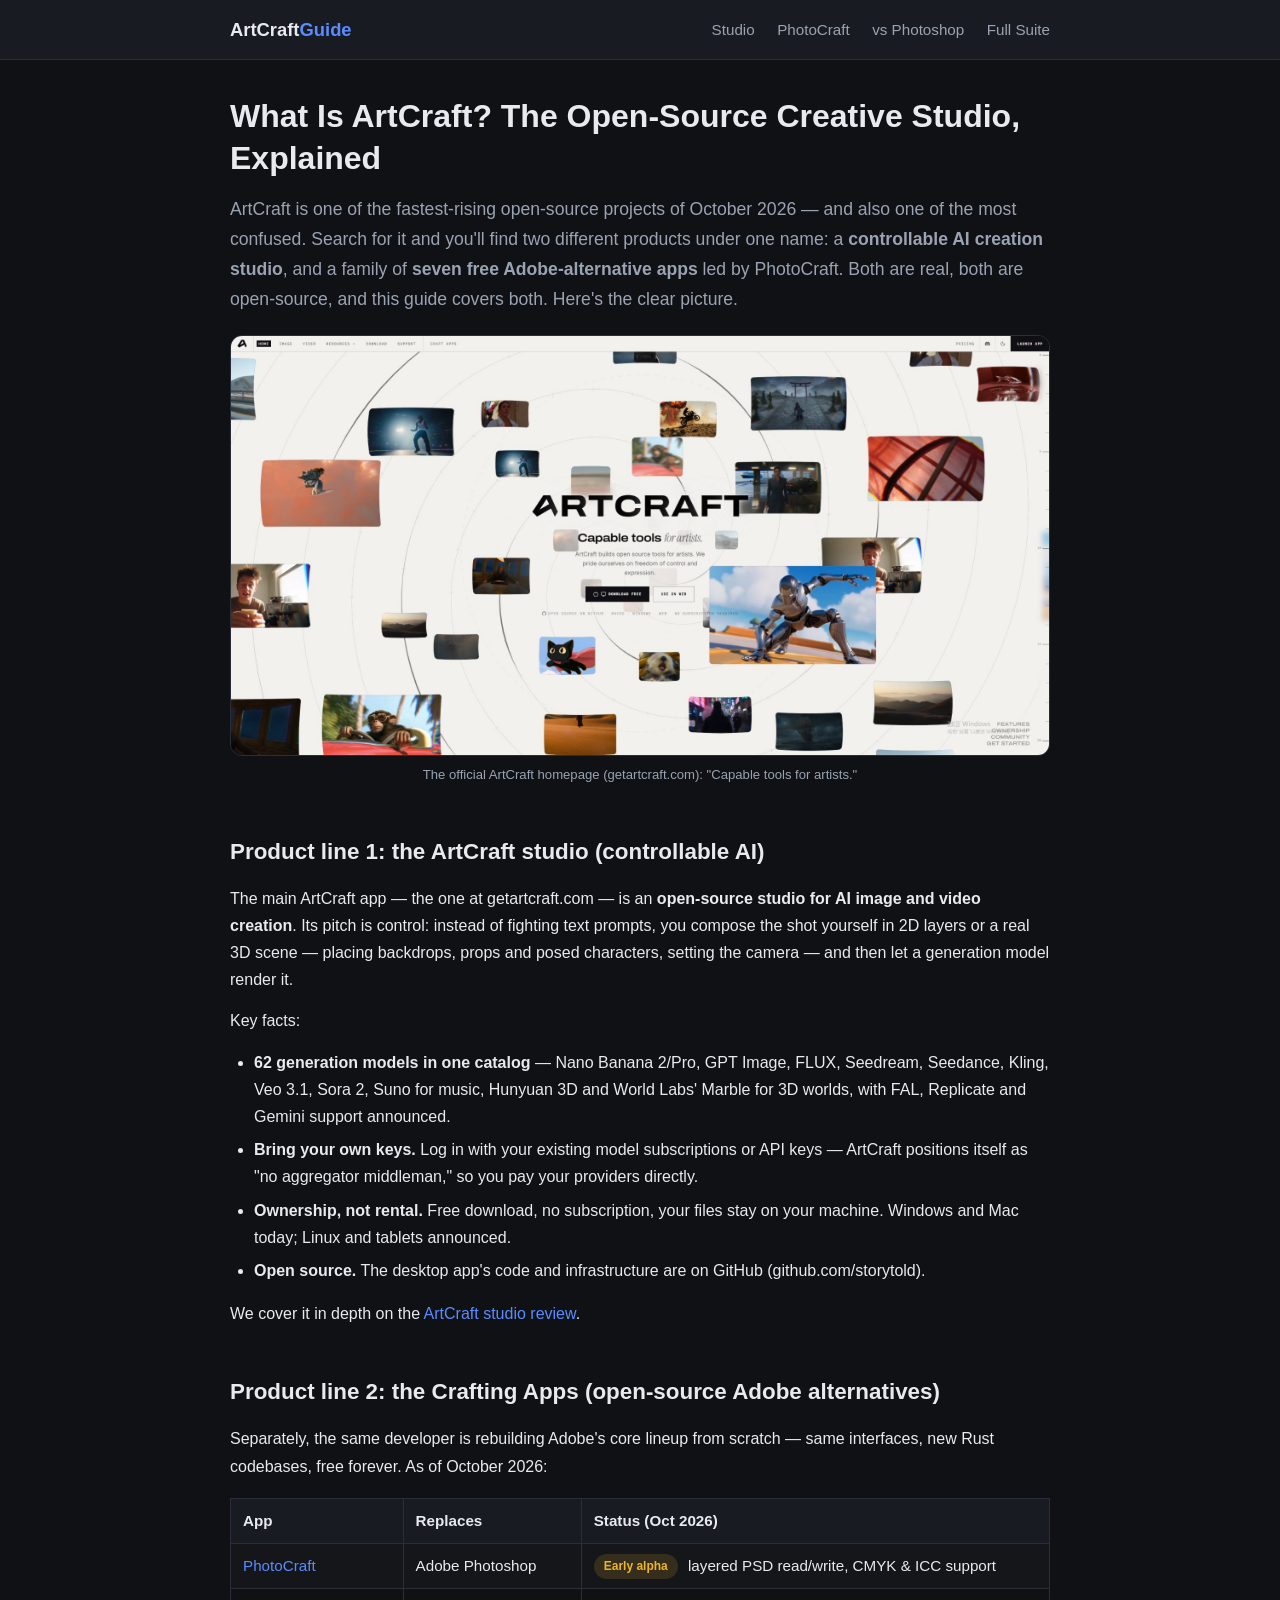
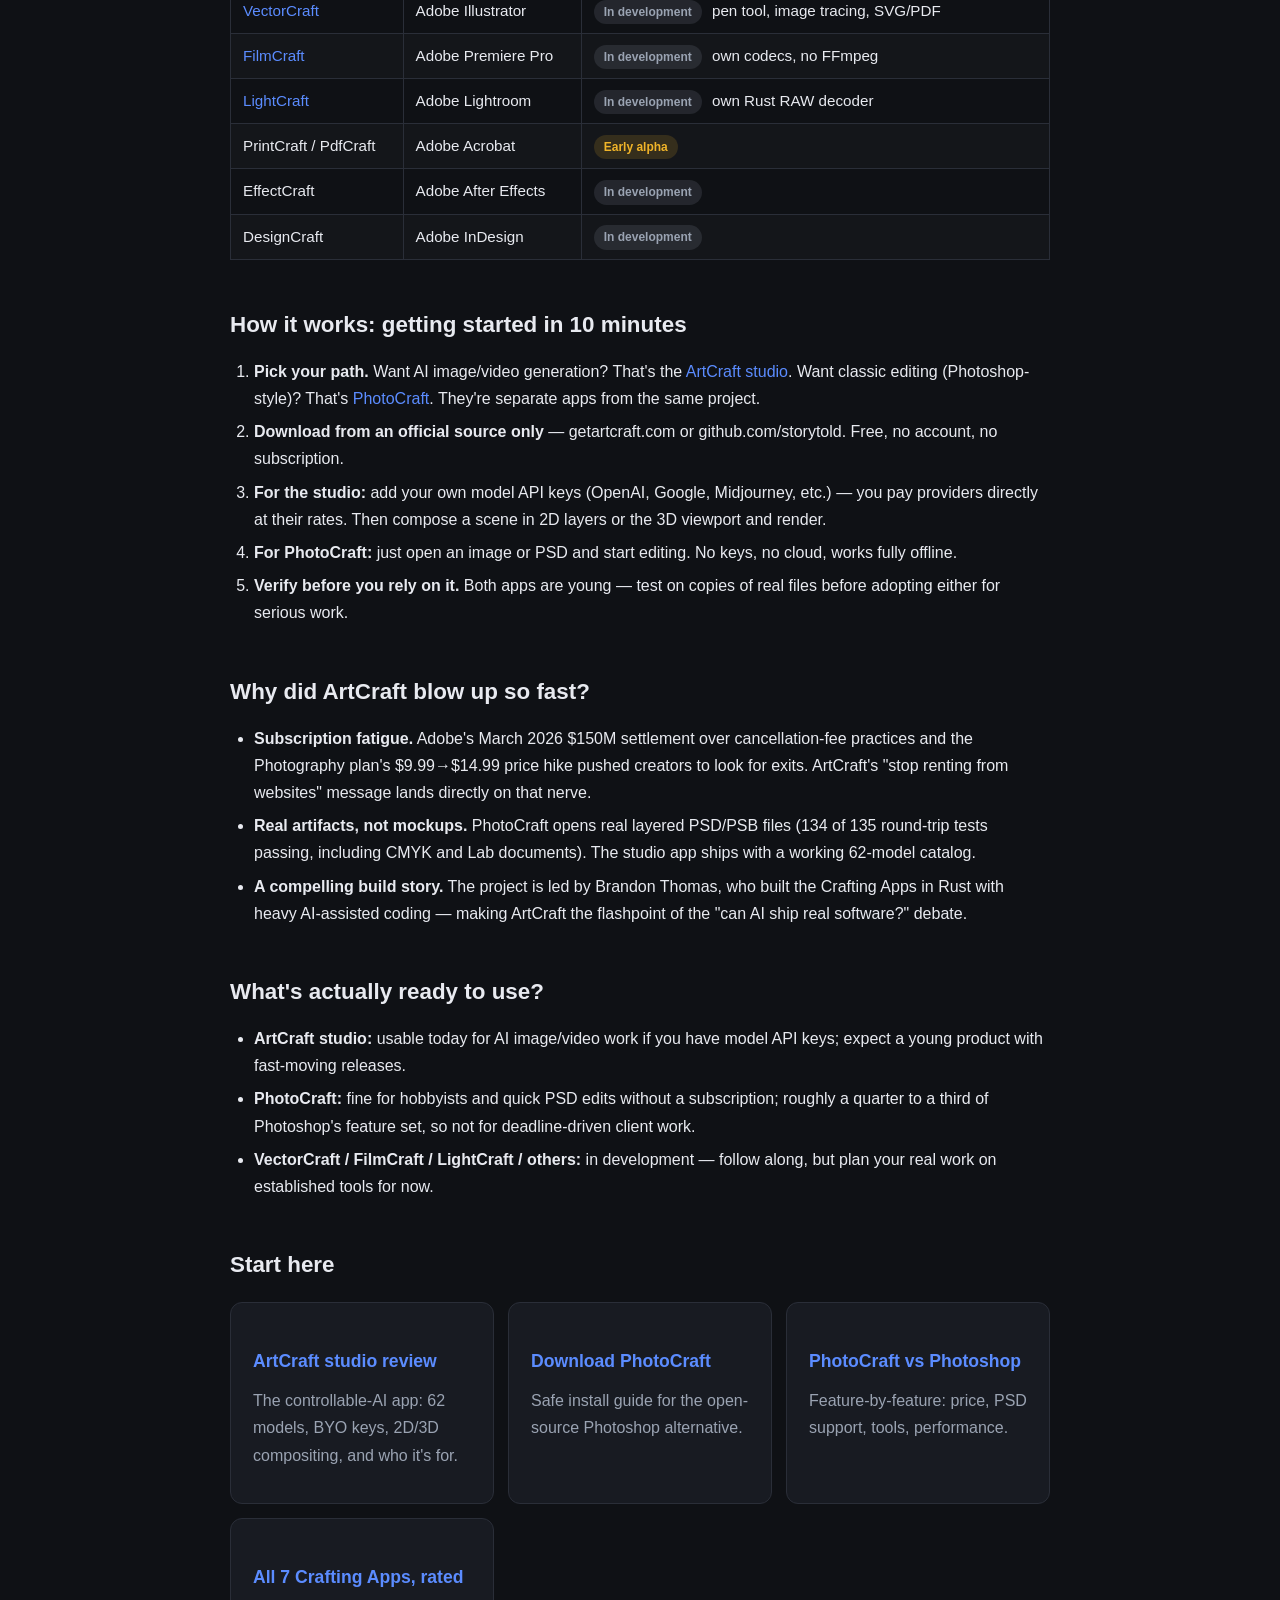
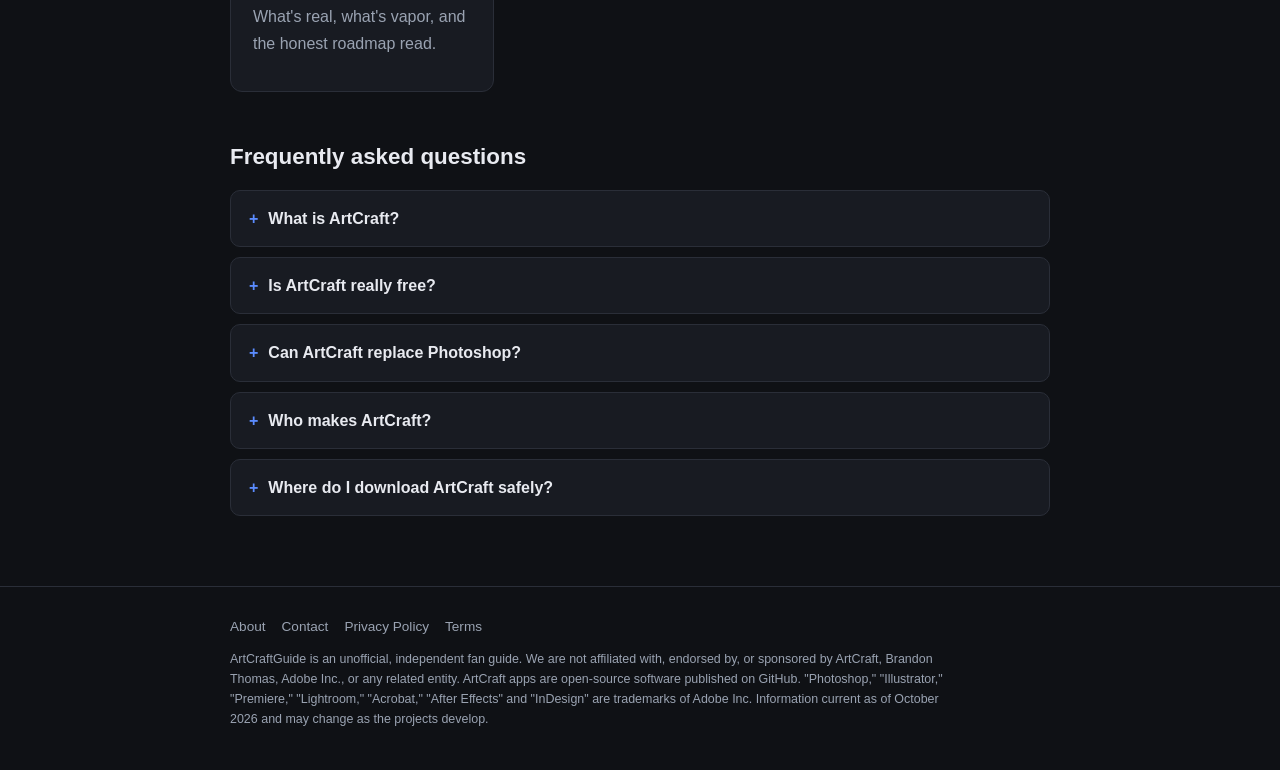
<file: index.html>
<!DOCTYPE html>
<html lang="en">
<head>
<meta charset="UTF-8">
<meta name="viewport" content="width=device-width, initial-scale=1.0">
<title>What Is ArtCraft? Open-Source AI Studio & Adobe Alternatives</title>
<meta name="description" content="ArtCraft explained: the open-source AI creation studio (62 models, BYO keys) plus PhotoCraft and 6 more free Adobe alternative apps. What it is, what's ready.">
<link rel="canonical" href="https://yili20621-cyber.github.io/artcraft-guide/">
<link rel="icon" href="data:image/svg+xml,<svg xmlns='http://www.w3.org/2000/svg' viewBox='0 0 100 100'><text y='.9em' font-size='90'>🎨</text></svg>">
<meta property="og:type" content="website">
<meta property="og:title" content="What Is ArtCraft? Open-Source AI Studio & Adobe Alternatives">
<meta property="og:description" content="The open-source AI creation studio plus 7 free Adobe alternative apps — what ArtCraft is and what's actually ready.">
<meta property="og:url" content="https://yili20621-cyber.github.io/artcraft-guide/">
<meta property="og:image" content="https://yili20621-cyber.github.io/artcraft-guide/images/artcraft-homepage.jpg">
<meta name="twitter:card" content="summary_large_image">
<meta name="google-site-verification" content="qcSjqYGsympJ9V_Rm7Jsvqtc3agBOfJu8zl4cfnhigA">
<link rel="stylesheet" href="./style.css">
<!-- Google Analytics 4 — REPLACE G-XXXXXXXXXX with your Measurement ID after creating a GA4 property -->
<script async src="https://www.googletagmanager.com/gtag/js?id=G-XXXXXXXXXX"></script>
<script>window.dataLayer=window.dataLayer||[];function gtag(){dataLayer.push(arguments)}gtag('js',new Date());gtag('config','G-XXXXXXXXXX');</script>
<!-- Microsoft Clarity — REPLACE CLARITY_PROJECT_ID after creating a free project at clarity.microsoft.com -->
<script type="text/javascript">(function(c,l,a,r,i,t,y){c[a]=c[a]||function(){(c[a].q=c[a].q||[]).push(arguments)};t=l.createElement(r);t.async=1;t.src="https://www.clarity.ms/tag/"+i;y=l.getElementsByTagName(r)[0];y.parentNode.insertBefore(t,y)})(window,document,"clarity","script","CLARITY_PROJECT_ID");</script>
<script type="application/ld+json">
{"@context":"https://schema.org","@type":"FAQPage","mainEntity":[
{"@type":"Question","name":"What is ArtCraft?","acceptedAnswer":{"@type":"Answer","text":"ArtCraft is an open-source creative software project led by developer Brandon Thomas. It has two product lines: the ArtCraft studio, a controllable AI image and video creation app that connects to 62 generation models, and the Crafting Apps, seven free open-source reimplementations of Adobe tools including PhotoCraft (Photoshop), VectorCraft (Illustrator) and FilmCraft (Premiere)."}},
{"@type":"Question","name":"Is ArtCraft really free?","acceptedAnswer":{"@type":"Answer","text":"Yes. The desktop apps are free to download with no subscription and no account requirement, and the source code is published on GitHub. For AI generation in the studio app you can bring your own model API keys, paying only your provider."}},
{"@type":"Question","name":"Can ArtCraft replace Photoshop?","acceptedAnswer":{"@type":"Answer","text":"Not yet for most professionals. As of October 2026, PhotoCraft is in early alpha. It opens and saves layered PSD files — including CMYK, Lab and ICC color-managed documents — but advanced features like smart objects are still missing."}},
{"@type":"Question","name":"Who makes ArtCraft?","acceptedAnswer":{"@type":"Answer","text":"ArtCraft is built by Brandon Thomas, an Atlanta-based software developer and former CEO of storyteller.ai. The project's source code is published on GitHub under the storytold organization."}}
]}
</script>
</head>
<body>
<header class="site"><div class="wrap">
<a class="logo" href="./index.html">ArtCraft<span>Guide</span></a>
<nav class="top">
<a href="./artcraft-studio.html">Studio</a>
<a href="./photocraft-download.html">PhotoCraft</a>
<a href="./photocraft-vs-photoshop.html">vs Photoshop</a>
<a href="./artcraft-suite-review.html">Full Suite</a>
</nav>
</div></header>
<main><div class="wrap">

<h1>What Is ArtCraft? The Open-Source Creative Studio, Explained</h1>
<p class="lede">ArtCraft is one of the fastest-rising open-source projects of October 2026 — and also one of the most confused. Search for it and you'll find two different products under one name: a <strong>controllable AI creation studio</strong>, and a family of <strong>seven free Adobe-alternative apps</strong> led by PhotoCraft. Both are real, both are open-source, and this guide covers both. Here's the clear picture.</p>

<figure>
<img src="./images/artcraft-homepage.jpg" alt="ArtCraft official homepage — Capable tools for artists, with Download Free and Use on Web options" loading="lazy">
<figcaption>The official ArtCraft homepage (getartcraft.com): "Capable tools for artists."</figcaption>
</figure>

<h2>Product line 1: the ArtCraft studio (controllable AI)</h2>
<p>The main ArtCraft app — the one at getartcraft.com — is an <strong>open-source studio for AI image and video creation</strong>. Its pitch is control: instead of fighting text prompts, you compose the shot yourself in 2D layers or a real 3D scene — placing backdrops, props and posed characters, setting the camera — and then let a generation model render it.</p>
<p>Key facts:</p>
<ul>
<li><strong>62 generation models in one catalog</strong> — Nano Banana 2/Pro, GPT Image, FLUX, Seedream, Seedance, Kling, Veo 3.1, Sora 2, Suno for music, Hunyuan 3D and World Labs' Marble for 3D worlds, with FAL, Replicate and Gemini support announced.</li>
<li><strong>Bring your own keys.</strong> Log in with your existing model subscriptions or API keys — ArtCraft positions itself as "no aggregator middleman," so you pay your providers directly.</li>
<li><strong>Ownership, not rental.</strong> Free download, no subscription, your files stay on your machine. Windows and Mac today; Linux and tablets announced.</li>
<li><strong>Open source.</strong> The desktop app's code and infrastructure are on GitHub (github.com/storytold).</li>
</ul>
<p>We cover it in depth on the <a href="./artcraft-studio.html">ArtCraft studio review</a>.</p>

<h2>Product line 2: the Crafting Apps (open-source Adobe alternatives)</h2>
<p>Separately, the same developer is rebuilding Adobe's core lineup from scratch — same interfaces, new Rust codebases, free forever. As of October 2026:</p>
<table>
<tr><th>App</th><th>Replaces</th><th>Status (Oct 2026)</th></tr>
<tr><td><a href="./photocraft-review.html">PhotoCraft</a></td><td>Adobe Photoshop</td><td><span class="tag alpha">Early alpha</span> layered PSD read/write, CMYK &amp; ICC support</td></tr>
<tr><td><a href="./vectorcraft.html">VectorCraft</a></td><td>Adobe Illustrator</td><td><span class="tag dev">In development</span> pen tool, image tracing, SVG/PDF</td></tr>
<tr><td><a href="./filmcraft.html">FilmCraft</a></td><td>Adobe Premiere Pro</td><td><span class="tag dev">In development</span> own codecs, no FFmpeg</td></tr>
<tr><td><a href="./lightcraft.html">LightCraft</a></td><td>Adobe Lightroom</td><td><span class="tag dev">In development</span> own Rust RAW decoder</td></tr>
<tr><td>PrintCraft / PdfCraft</td><td>Adobe Acrobat</td><td><span class="tag alpha">Early alpha</span></td></tr>
<tr><td>EffectCraft</td><td>Adobe After Effects</td><td><span class="tag dev">In development</span></td></tr>
<tr><td>DesignCraft</td><td>Adobe InDesign</td><td><span class="tag dev">In development</span></td></tr>
</table>

<h2>How it works: getting started in 10 minutes</h2>
<ol>
<li><strong>Pick your path.</strong> Want AI image/video generation? That's the <a href="./artcraft-studio.html">ArtCraft studio</a>. Want classic editing (Photoshop-style)? That's <a href="./photocraft-download.html">PhotoCraft</a>. They're separate apps from the same project.</li>
<li><strong>Download from an official source only</strong> — getartcraft.com or github.com/storytold. Free, no account, no subscription.</li>
<li><strong>For the studio:</strong> add your own model API keys (OpenAI, Google, Midjourney, etc.) — you pay providers directly at their rates. Then compose a scene in 2D layers or the 3D viewport and render.</li>
<li><strong>For PhotoCraft:</strong> just open an image or PSD and start editing. No keys, no cloud, works fully offline.</li>
<li><strong>Verify before you rely on it.</strong> Both apps are young — test on copies of real files before adopting either for serious work.</li>
</ol>

<h2>Why did ArtCraft blow up so fast?</h2>
<ul>
<li><strong>Subscription fatigue.</strong> Adobe's March 2026 $150M settlement over cancellation-fee practices and the Photography plan's $9.99→$14.99 price hike pushed creators to look for exits. ArtCraft's "stop renting from websites" message lands directly on that nerve.</li>
<li><strong>Real artifacts, not mockups.</strong> PhotoCraft opens real layered PSD/PSB files (134 of 135 round-trip tests passing, including CMYK and Lab documents). The studio app ships with a working 62-model catalog.</li>
<li><strong>A compelling build story.</strong> The project is led by Brandon Thomas, who built the Crafting Apps in Rust with heavy AI-assisted coding — making ArtCraft the flashpoint of the "can AI ship real software?" debate.</li>
</ul>

<h2>What's actually ready to use?</h2>
<ul>
<li><strong>ArtCraft studio:</strong> usable today for AI image/video work if you have model API keys; expect a young product with fast-moving releases.</li>
<li><strong>PhotoCraft:</strong> fine for hobbyists and quick PSD edits without a subscription; roughly a quarter to a third of Photoshop's feature set, so not for deadline-driven client work.</li>
<li><strong>VectorCraft / FilmCraft / LightCraft / others:</strong> in development — follow along, but plan your real work on established tools for now.</li>
</ul>

<h2>Start here</h2>
<div class="grid">
<div class="card"><h3><a href="./artcraft-studio.html">ArtCraft studio review</a></h3><p class="mut">The controllable-AI app: 62 models, BYO keys, 2D/3D compositing, and who it's for.</p></div>
<div class="card"><h3><a href="./photocraft-download.html">Download PhotoCraft</a></h3><p class="mut">Safe install guide for the open-source Photoshop alternative.</p></div>
<div class="card"><h3><a href="./photocraft-vs-photoshop.html">PhotoCraft vs Photoshop</a></h3><p class="mut">Feature-by-feature: price, PSD support, tools, performance.</p></div>
<div class="card"><h3><a href="./artcraft-suite-review.html">All 7 Crafting Apps, rated</a></h3><p class="mut">What's real, what's vapor, and the honest roadmap read.</p></div>
</div>

<h2>Frequently asked questions</h2>
<div class="faq">
<details><summary>What is ArtCraft?</summary><p>An open-source creative software project by Brandon Thomas with two lines: the ArtCraft studio (controllable AI image/video creation with 62 models) and the Crafting Apps (seven free Adobe-alternative apps led by PhotoCraft).</p></details>
<details><summary>Is ArtCraft really free?</summary><p>Yes — free downloads, no subscription, no account. For AI generation you bring your own model API keys and pay only your provider.</p></details>
<details><summary>Can ArtCraft replace Photoshop?</summary><p>Not yet for most professionals. PhotoCraft is early alpha: layered PSD read/write with CMYK/ICC support works, but smart objects and other advanced features are missing. See <a href="./photocraft-vs-photoshop.html">the full comparison</a>.</p></details>
<details><summary>Who makes ArtCraft?</summary><p>Brandon Thomas, an Atlanta-based developer and former CEO of storyteller.ai. Source code is on GitHub under the storytold organization.</p></details>
<details><summary>Where do I download ArtCraft safely?</summary><p>Only from getartcraft.com or github.com/storytold. Viral open-source projects attract lookalike malware sites — our <a href="./photocraft-download.html">download guide</a> shows how to verify.</p></details>
</div>

</div></main>
<footer class="site"><div class="wrap">
<div><a href="./about.html">About</a><a href="./contact.html">Contact</a><a href="./privacy.html">Privacy Policy</a><a href="./terms.html">Terms</a></div>
<div class="disc">ArtCraftGuide is an unofficial, independent fan guide. We are not affiliated with, endorsed by, or sponsored by ArtCraft, Brandon Thomas, Adobe Inc., or any related entity. ArtCraft apps are open-source software published on GitHub. "Photoshop," "Illustrator," "Premiere," "Lightroom," "Acrobat," "After Effects" and "InDesign" are trademarks of Adobe Inc. Information current as of October 2026 and may change as the projects develop.</div>
</div></footer>
</body>
</html>
</file>
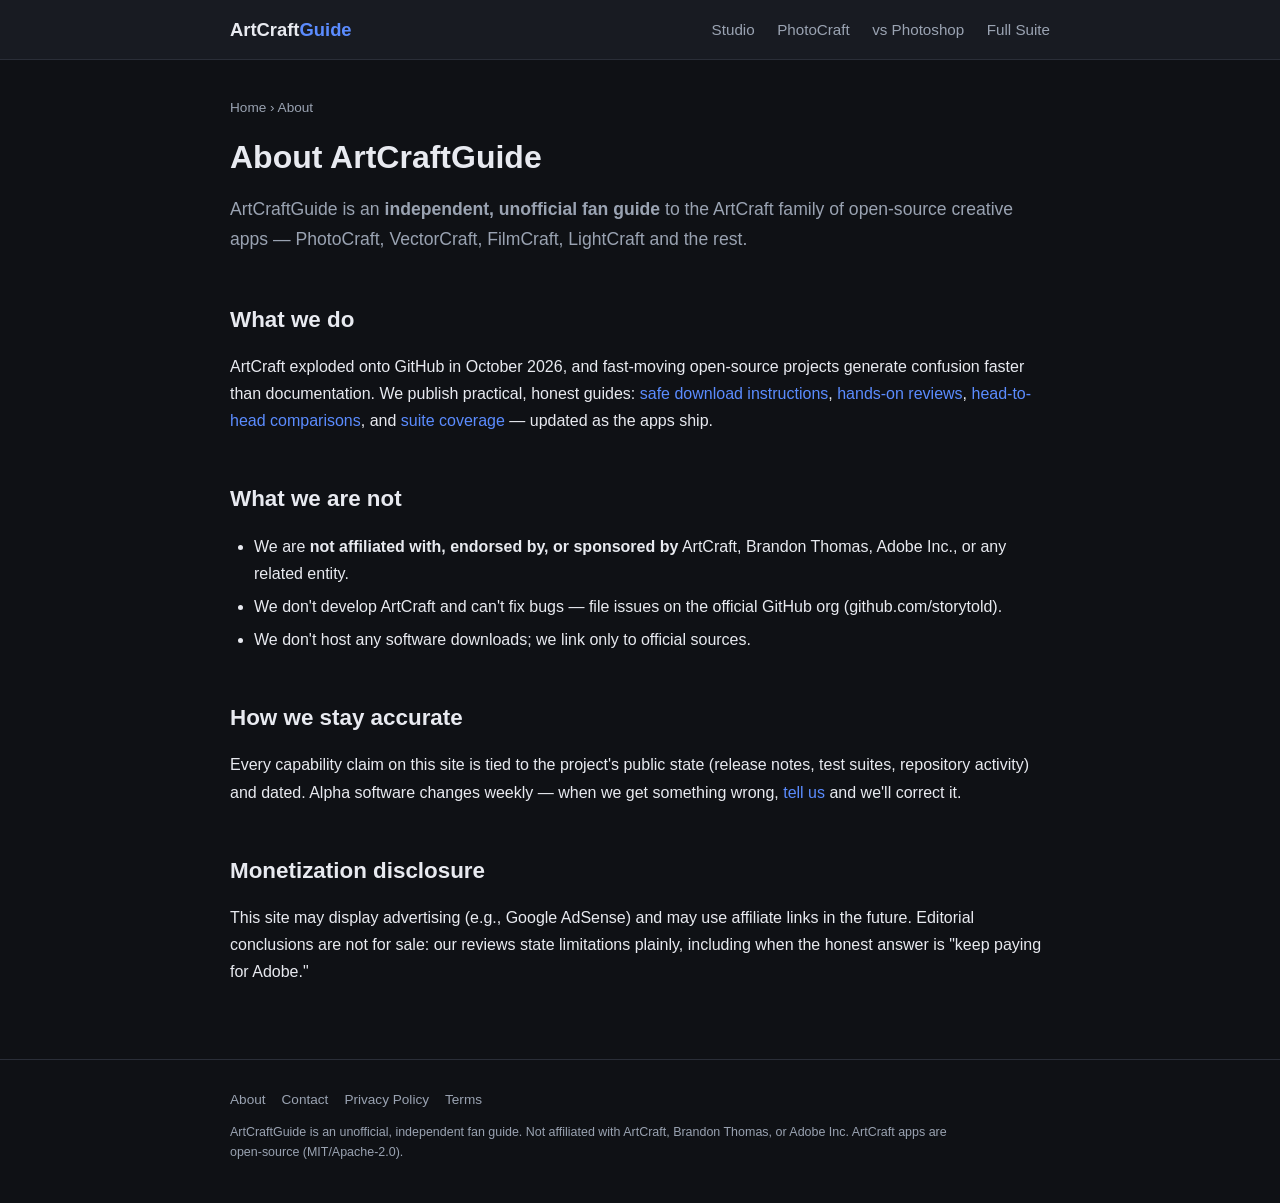
<file: about.html>
<!DOCTYPE html>
<html lang="en">
<head>
<meta charset="UTF-8">
<meta name="viewport" content="width=device-width, initial-scale=1.0">
<title>About ArtCraftGuide — An Unofficial Fan Guide</title>
<meta name="description" content="ArtCraftGuide is an independent, unofficial guide to the ArtCraft family of open-source creative apps. Who we are, what we cover, and how we stay accurate.">
<link rel="canonical" href="https://yili20621-cyber.github.io/artcraft-guide/about.html">
<link rel="icon" href="data:image/svg+xml,<svg xmlns='http://www.w3.org/2000/svg' viewBox='0 0 100 100'><text y='.9em' font-size='90'>🎨</text></svg>">
<meta name="google-site-verification" content="qcSjqYGsympJ9V_Rm7Jsvqtc3agBOfJu8zl4cfnhigA">
<link rel="stylesheet" href="./style.css">
<!-- Google Analytics 4 — REPLACE G-XXXXXXXXXX with your Measurement ID after creating a GA4 property -->
<script async src="https://www.googletagmanager.com/gtag/js?id=G-XXXXXXXXXX"></script>
<script>window.dataLayer=window.dataLayer||[];function gtag(){dataLayer.push(arguments)}gtag('js',new Date());gtag('config','G-XXXXXXXXXX');</script>
<!-- Microsoft Clarity — REPLACE CLARITY_PROJECT_ID after creating a free project at clarity.microsoft.com -->
<script type="text/javascript">(function(c,l,a,r,i,t,y){c[a]=c[a]||function(){(c[a].q=c[a].q||[]).push(arguments)};t=l.createElement(r);t.async=1;t.src="https://www.clarity.ms/tag/"+i;y=l.getElementsByTagName(r)[0];y.parentNode.insertBefore(t,y)})(window,document,"clarity","script","CLARITY_PROJECT_ID");</script>
</head>
<body>
<header class="site"><div class="wrap">
<a class="logo" href="./index.html">ArtCraft<span>Guide</span></a>
<nav class="top">
<a href="./artcraft-studio.html">Studio</a>
<a href="./photocraft-download.html">PhotoCraft</a>
<a href="./photocraft-vs-photoshop.html">vs Photoshop</a>
<a href="./artcraft-suite-review.html">Full Suite</a>
</nav>
</div></header>
<main><div class="wrap">
<p class="crumb"><a href="./index.html">Home</a> › About</p>
<h1>About ArtCraftGuide</h1>
<p class="lede">ArtCraftGuide is an <strong>independent, unofficial fan guide</strong> to the ArtCraft family of open-source creative apps — PhotoCraft, VectorCraft, FilmCraft, LightCraft and the rest.</p>

<h2>What we do</h2>
<p>ArtCraft exploded onto GitHub in October 2026, and fast-moving open-source projects generate confusion faster than documentation. We publish practical, honest guides: <a href="./photocraft-download.html">safe download instructions</a>, <a href="./photocraft-review.html">hands-on reviews</a>, <a href="./photocraft-vs-photoshop.html">head-to-head comparisons</a>, and <a href="./artcraft-suite-review.html">suite coverage</a> — updated as the apps ship.</p>

<h2>What we are not</h2>
<ul>
<li>We are <strong>not affiliated with, endorsed by, or sponsored by</strong> ArtCraft, Brandon Thomas, Adobe Inc., or any related entity.</li>
<li>We don't develop ArtCraft and can't fix bugs — file issues on the official GitHub org (github.com/storytold).</li>
<li>We don't host any software downloads; we link only to official sources.</li>
</ul>

<h2>How we stay accurate</h2>
<p>Every capability claim on this site is tied to the project's public state (release notes, test suites, repository activity) and dated. Alpha software changes weekly — when we get something wrong, <a href="./contact.html">tell us</a> and we'll correct it.</p>

<h2>Monetization disclosure</h2>
<p>This site may display advertising (e.g., Google AdSense) and may use affiliate links in the future. Editorial conclusions are not for sale: our reviews state limitations plainly, including when the honest answer is "keep paying for Adobe."</p>
</div></main>
<footer class="site"><div class="wrap">
<div><a href="./about.html">About</a><a href="./contact.html">Contact</a><a href="./privacy.html">Privacy Policy</a><a href="./terms.html">Terms</a></div>
<div class="disc">ArtCraftGuide is an unofficial, independent fan guide. Not affiliated with ArtCraft, Brandon Thomas, or Adobe Inc. ArtCraft apps are open-source (MIT/Apache-2.0).</div>
</div></footer>
</body>
</html>
</file>
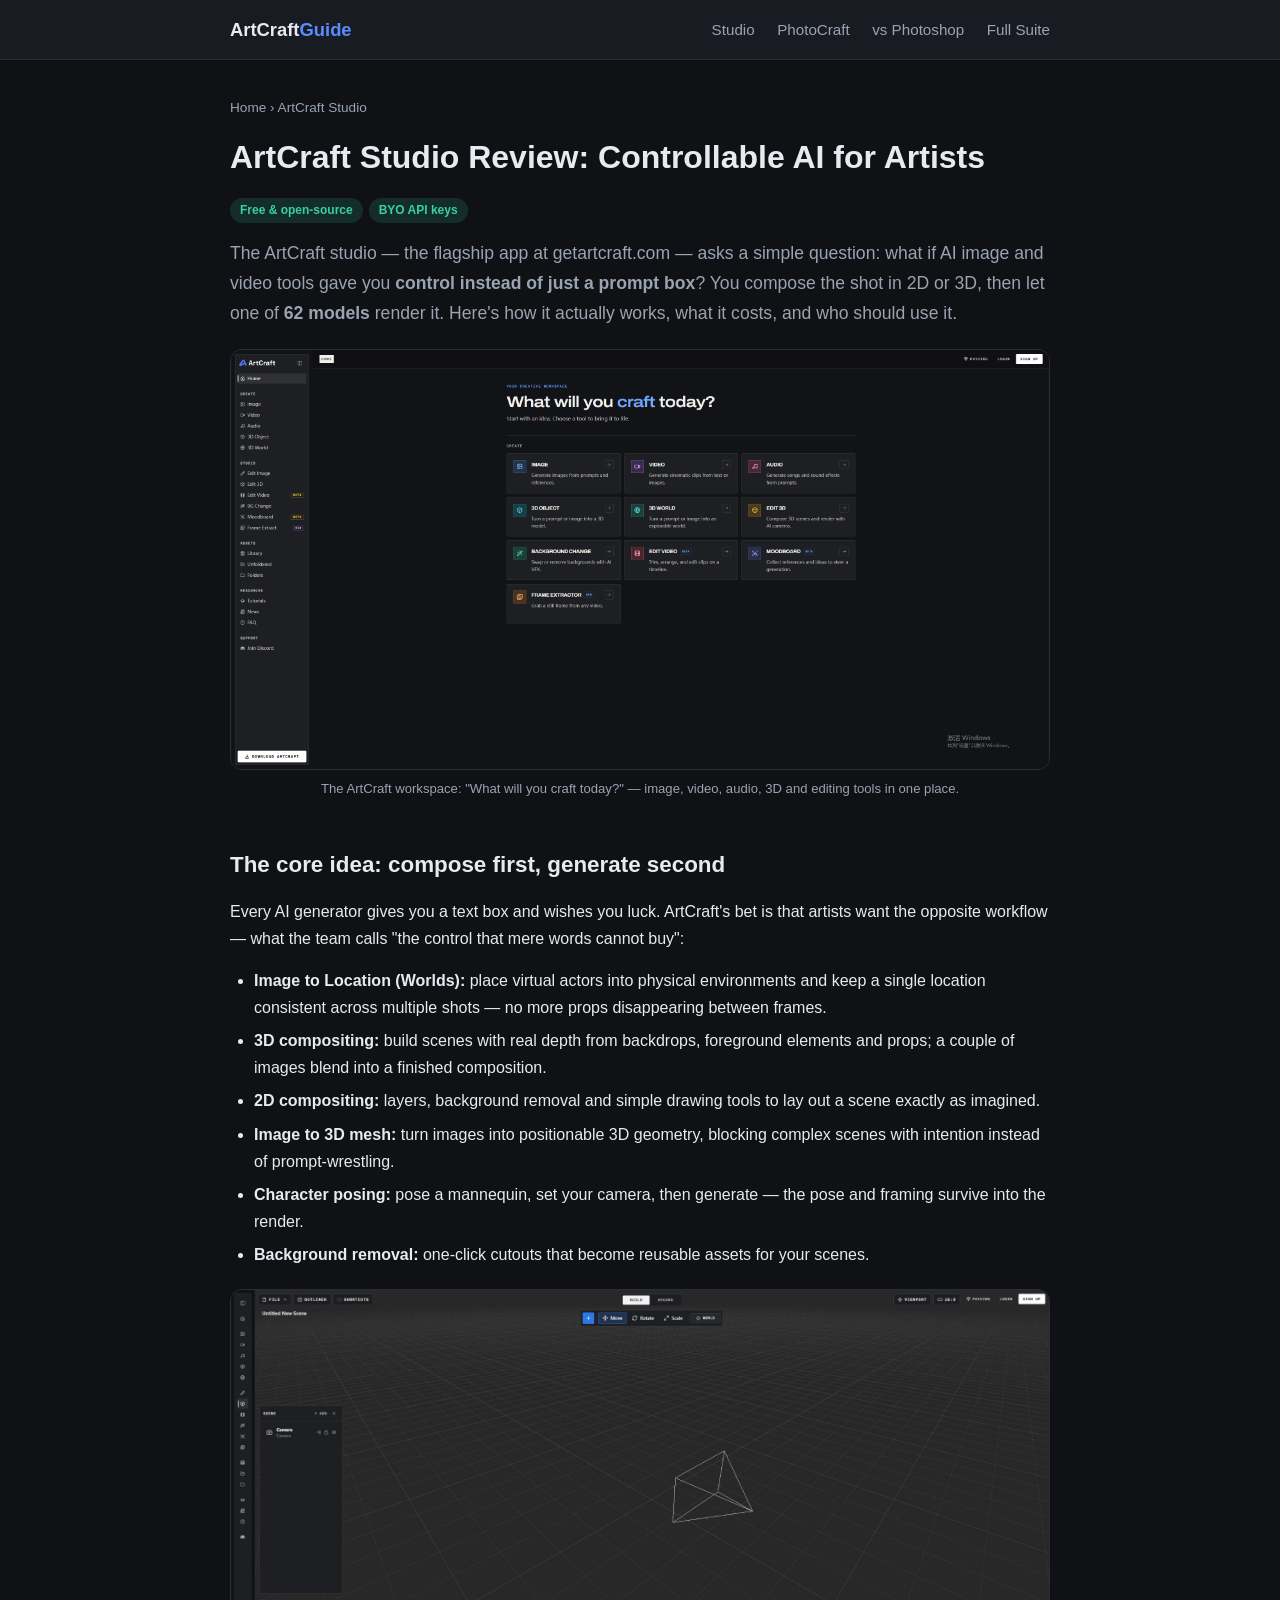
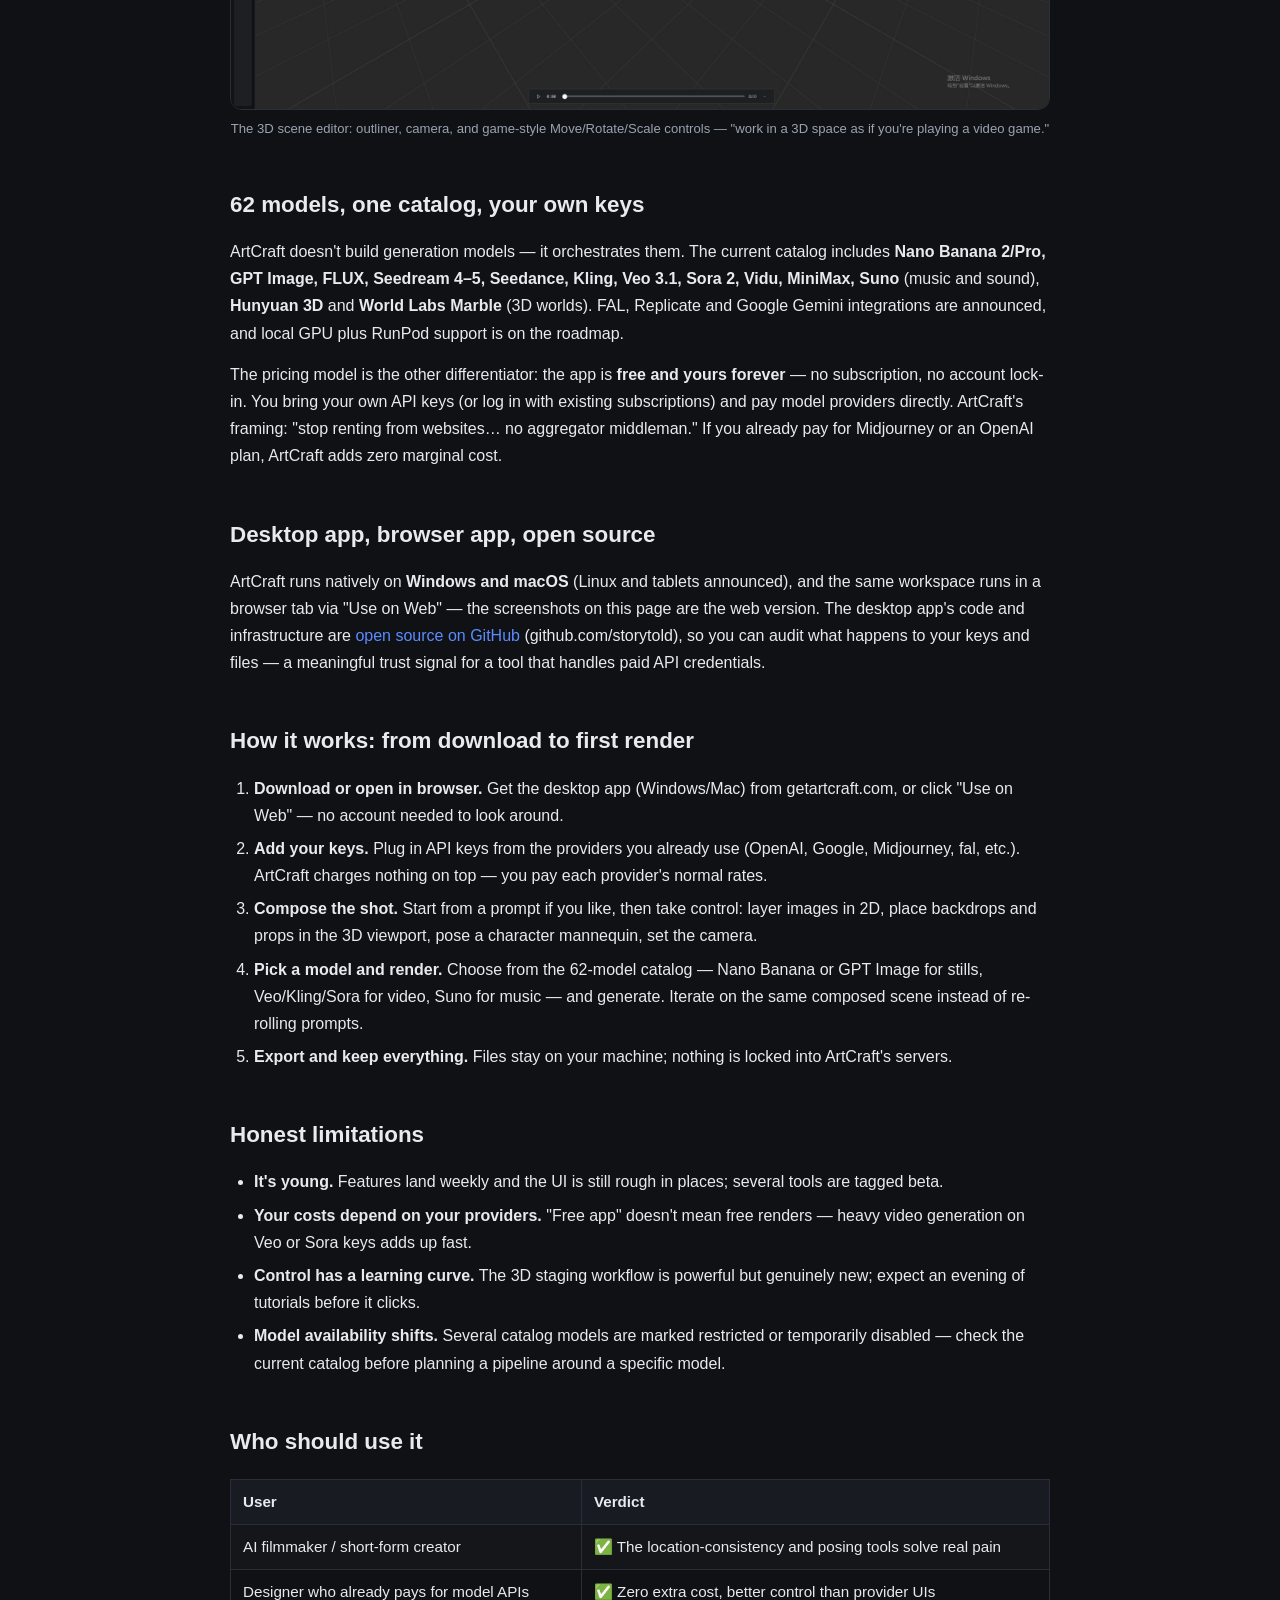
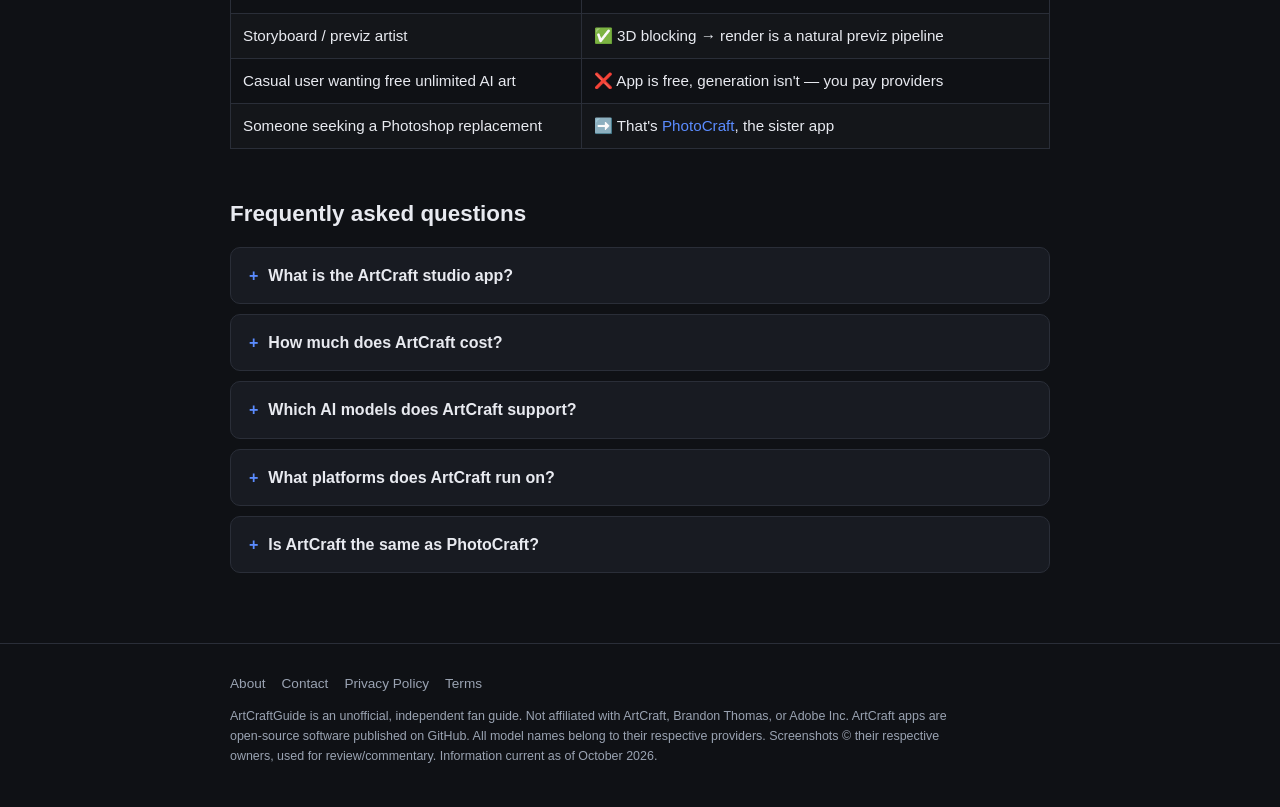
<file: artcraft-studio.html>
<!DOCTYPE html>
<html lang="en">
<head>
<meta charset="UTF-8">
<meta name="viewport" content="width=device-width, initial-scale=1.0">
<title>ArtCraft Studio Review: Controllable AI for Artists (2026)</title>
<meta name="description" content="ArtCraft studio reviewed: the open-source AI image/video app with 62 models, 2D/3D compositing and BYO API keys. How it works, what it costs, who it's for.">
<link rel="canonical" href="https://yili20621-cyber.github.io/artcraft-guide/artcraft-studio.html">
<link rel="icon" href="data:image/svg+xml,<svg xmlns='http://www.w3.org/2000/svg' viewBox='0 0 100 100'><text y='.9em' font-size='90'>🎨</text></svg>">
<meta property="og:type" content="article">
<meta property="og:title" content="ArtCraft Studio Review: Controllable AI for Artists">
<meta property="og:description" content="The open-source AI image/video app with 62 models, 2D/3D compositing and BYO API keys — how it works and who it's for.">
<meta property="og:url" content="https://yili20621-cyber.github.io/artcraft-guide/artcraft-studio.html">
<meta property="og:image" content="https://yili20621-cyber.github.io/artcraft-guide/images/artcraft-workspace.png">
<meta name="twitter:card" content="summary_large_image">
<meta name="google-site-verification" content="qcSjqYGsympJ9V_Rm7Jsvqtc3agBOfJu8zl4cfnhigA">
<link rel="stylesheet" href="./style.css">
<!-- Google Analytics 4 — REPLACE G-XXXXXXXXXX with your Measurement ID after creating a GA4 property -->
<script async src="https://www.googletagmanager.com/gtag/js?id=G-XXXXXXXXXX"></script>
<script>window.dataLayer=window.dataLayer||[];function gtag(){dataLayer.push(arguments)}gtag('js',new Date());gtag('config','G-XXXXXXXXXX');</script>
<!-- Microsoft Clarity — REPLACE CLARITY_PROJECT_ID after creating a free project at clarity.microsoft.com -->
<script type="text/javascript">(function(c,l,a,r,i,t,y){c[a]=c[a]||function(){(c[a].q=c[a].q||[]).push(arguments)};t=l.createElement(r);t.async=1;t.src="https://www.clarity.ms/tag/"+i;y=l.getElementsByTagName(r)[0];y.parentNode.insertBefore(t,y)})(window,document,"clarity","script","CLARITY_PROJECT_ID");</script>
<script type="application/ld+json">
{"@context":"https://schema.org","@type":"Article","headline":"ArtCraft Studio Review: Controllable AI for Artists","datePublished":"2026-10-11","dateModified":"2026-10-11","author":{"@type":"Organization","name":"ArtCraftGuide"},"publisher":{"@type":"Organization","name":"ArtCraftGuide"}}
</script>
<script type="application/ld+json">
{"@context":"https://schema.org","@type":"BreadcrumbList","itemListElement":[{"@type":"ListItem","position":1,"name":"Home","item":"https://yili20621-cyber.github.io/artcraft-guide/"},{"@type":"ListItem","position":2,"name":"ArtCraft Studio Review","item":"https://yili20621-cyber.github.io/artcraft-guide/artcraft-studio.html"}]}
</script>
<script type="application/ld+json">
{"@context":"https://schema.org","@type":"FAQPage","mainEntity":[
{"@type":"Question","name":"What is the ArtCraft studio app?","acceptedAnswer":{"@type":"Answer","text":"The ArtCraft studio is a free, open-source desktop and browser app for AI image and video creation. Instead of relying on text prompts alone, you compose scenes in 2D layers or a 3D viewport — placing images, 3D meshes and posed characters, setting the camera — then render with your choice of 62 generation models."}},
{"@type":"Question","name":"How much does ArtCraft cost?","acceptedAnswer":{"@type":"Answer","text":"The ArtCraft app itself is free with no subscription — you own it forever. AI generation is paid through your own model API keys (BYO keys): you pay providers like Google, OpenAI or Midjourney directly at their rates, with no aggregator markup."}},
{"@type":"Question","name":"Which AI models does ArtCraft support?","acceptedAnswer":{"@type":"Answer","text":"ArtCraft's catalog spans 62 models including Nano Banana 2/Pro, GPT Image, FLUX, Seedream, Seedance, Kling, Veo 3.1, Sora 2, Vidu, MiniMax, Suno for music, Hunyuan 3D and World Labs Marble for 3D worlds. FAL, Replicate and Google Gemini integrations plus local GPU and RunPod support have been announced."}},
{"@type":"Question","name":"What platforms does ArtCraft run on?","acceptedAnswer":{"@type":"Answer","text":"ArtCraft runs on Windows and macOS as a desktop app, and in the browser via the Use on Web option. Linux and tablet versions have been announced as coming soon."}}
]}
</script>
</head>
<body>
<header class="site"><div class="wrap">
<a class="logo" href="./index.html">ArtCraft<span>Guide</span></a>
<nav class="top">
<a href="./artcraft-studio.html">Studio</a>
<a href="./photocraft-download.html">PhotoCraft</a>
<a href="./photocraft-vs-photoshop.html">vs Photoshop</a>
<a href="./artcraft-suite-review.html">Full Suite</a>
</nav>
</div></header>
<main><div class="wrap">
<p class="crumb"><a href="./index.html">Home</a> › ArtCraft Studio</p>

<h1>ArtCraft Studio Review: Controllable AI for Artists</h1>
<p class="lede"><span class="tag free">Free &amp; open-source</span><span class="tag free">BYO API keys</span></p>
<p class="lede">The ArtCraft studio — the flagship app at getartcraft.com — asks a simple question: what if AI image and video tools gave you <strong>control instead of just a prompt box</strong>? You compose the shot in 2D or 3D, then let one of <strong>62 models</strong> render it. Here's how it actually works, what it costs, and who should use it.</p>

<figure>
<img src="./images/artcraft-workspace.png" alt="ArtCraft workspace home screen showing AI creation tools: Image, Video, Audio, 3D Object, 3D World, Edit 3D, Background Change, Edit Video, Moodboard and Frame Extractor" loading="lazy">
<figcaption>The ArtCraft workspace: "What will you craft today?" — image, video, audio, 3D and editing tools in one place.</figcaption>
</figure>

<h2>The core idea: compose first, generate second</h2>
<p>Every AI generator gives you a text box and wishes you luck. ArtCraft's bet is that artists want the opposite workflow — what the team calls "the control that mere words cannot buy":</p>
<ul>
<li><strong>Image to Location (Worlds):</strong> place virtual actors into physical environments and keep a single location consistent across multiple shots — no more props disappearing between frames.</li>
<li><strong>3D compositing:</strong> build scenes with real depth from backdrops, foreground elements and props; a couple of images blend into a finished composition.</li>
<li><strong>2D compositing:</strong> layers, background removal and simple drawing tools to lay out a scene exactly as imagined.</li>
<li><strong>Image to 3D mesh:</strong> turn images into positionable 3D geometry, blocking complex scenes with intention instead of prompt-wrestling.</li>
<li><strong>Character posing:</strong> pose a mannequin, set your camera, then generate — the pose and framing survive into the render.</li>
<li><strong>Background removal:</strong> one-click cutouts that become reusable assets for your scenes.</li>
</ul>

<figure>
<img src="./images/artcraft-3d-editor.jpg" alt="ArtCraft 3D scene editor with viewport grid, scene outliner panel, camera object and Move/Rotate/Scale controls" loading="lazy">
<figcaption>The 3D scene editor: outliner, camera, and game-style Move/Rotate/Scale controls — "work in a 3D space as if you're playing a video game."</figcaption>
</figure>

<h2>62 models, one catalog, your own keys</h2>
<p>ArtCraft doesn't build generation models — it orchestrates them. The current catalog includes <strong>Nano Banana 2/Pro, GPT Image, FLUX, Seedream 4–5, Seedance, Kling, Veo 3.1, Sora 2, Vidu, MiniMax, Suno</strong> (music and sound), <strong>Hunyuan 3D</strong> and <strong>World Labs Marble</strong> (3D worlds). FAL, Replicate and Google Gemini integrations are announced, and local GPU plus RunPod support is on the roadmap.</p>
<p>The pricing model is the other differentiator: the app is <strong>free and yours forever</strong> — no subscription, no account lock-in. You bring your own API keys (or log in with existing subscriptions) and pay model providers directly. ArtCraft's framing: "stop renting from websites… no aggregator middleman." If you already pay for Midjourney or an OpenAI plan, ArtCraft adds zero marginal cost.</p>

<h2>Desktop app, browser app, open source</h2>
<p>ArtCraft runs natively on <strong>Windows and macOS</strong> (Linux and tablets announced), and the same workspace runs in a browser tab via "Use on Web" — the screenshots on this page are the web version. The desktop app's code and infrastructure are <a href="./index.html">open source on GitHub</a> (github.com/storytold), so you can audit what happens to your keys and files — a meaningful trust signal for a tool that handles paid API credentials.</p>

<h2>How it works: from download to first render</h2>
<ol>
<li><strong>Download or open in browser.</strong> Get the desktop app (Windows/Mac) from getartcraft.com, or click "Use on Web" — no account needed to look around.</li>
<li><strong>Add your keys.</strong> Plug in API keys from the providers you already use (OpenAI, Google, Midjourney, fal, etc.). ArtCraft charges nothing on top — you pay each provider's normal rates.</li>
<li><strong>Compose the shot.</strong> Start from a prompt if you like, then take control: layer images in 2D, place backdrops and props in the 3D viewport, pose a character mannequin, set the camera.</li>
<li><strong>Pick a model and render.</strong> Choose from the 62-model catalog — Nano Banana or GPT Image for stills, Veo/Kling/Sora for video, Suno for music — and generate. Iterate on the same composed scene instead of re-rolling prompts.</li>
<li><strong>Export and keep everything.</strong> Files stay on your machine; nothing is locked into ArtCraft's servers.</li>
</ol>

<h2>Honest limitations</h2>
<ul>
<li><strong>It's young.</strong> Features land weekly and the UI is still rough in places; several tools are tagged beta.</li>
<li><strong>Your costs depend on your providers.</strong> "Free app" doesn't mean free renders — heavy video generation on Veo or Sora keys adds up fast.</li>
<li><strong>Control has a learning curve.</strong> The 3D staging workflow is powerful but genuinely new; expect an evening of tutorials before it clicks.</li>
<li><strong>Model availability shifts.</strong> Several catalog models are marked restricted or temporarily disabled — check the current catalog before planning a pipeline around a specific model.</li>
</ul>

<h2>Who should use it</h2>
<table>
<tr><th>User</th><th>Verdict</th></tr>
<tr><td>AI filmmaker / short-form creator</td><td>✅ The location-consistency and posing tools solve real pain</td></tr>
<tr><td>Designer who already pays for model APIs</td><td>✅ Zero extra cost, better control than provider UIs</td></tr>
<tr><td>Storyboard / previz artist</td><td>✅ 3D blocking → render is a natural previz pipeline</td></tr>
<tr><td>Casual user wanting free unlimited AI art</td><td>❌ App is free, generation isn't — you pay providers</td></tr>
<tr><td>Someone seeking a Photoshop replacement</td><td>➡️ That's <a href="./photocraft-review.html">PhotoCraft</a>, the sister app</td></tr>
</table>

<h2>Frequently asked questions</h2>
<div class="faq">
<details><summary>What is the ArtCraft studio app?</summary><p>A free, open-source desktop and browser app for AI image/video creation. You compose scenes in 2D layers or a 3D viewport — images, 3D meshes, posed characters, camera — then render with your choice of 62 generation models.</p></details>
<details><summary>How much does ArtCraft cost?</summary><p>The app is free forever, no subscription. Generation is paid via your own API keys — you pay providers directly at their rates, with no middleman markup.</p></details>
<details><summary>Which AI models does ArtCraft support?</summary><p>62 models including Nano Banana 2/Pro, GPT Image, FLUX, Seedream, Seedance, Kling, Veo 3.1, Sora 2, Vidu, MiniMax, Suno, Hunyuan 3D and World Labs Marble. FAL, Replicate and Gemini support announced.</p></details>
<details><summary>What platforms does ArtCraft run on?</summary><p>Windows and macOS desktop apps, plus a browser version ("Use on Web"). Linux and tablets are announced as coming soon.</p></details>
<details><summary>Is ArtCraft the same as PhotoCraft?</summary><p>No — they're sister products from the same open-source project. The studio is for AI generation; <a href="./photocraft-review.html">PhotoCraft</a> is a classic image editor (a Photoshop alternative). See <a href="./index.html">our overview</a> for the full family map.</p></details>
</div>

</div></main>
<footer class="site"><div class="wrap">
<div><a href="./about.html">About</a><a href="./contact.html">Contact</a><a href="./privacy.html">Privacy Policy</a><a href="./terms.html">Terms</a></div>
<div class="disc">ArtCraftGuide is an unofficial, independent fan guide. Not affiliated with ArtCraft, Brandon Thomas, or Adobe Inc. ArtCraft apps are open-source software published on GitHub. All model names belong to their respective providers. Screenshots © their respective owners, used for review/commentary. Information current as of October 2026.</div>
</div></footer>
</body>
</html>
</file>
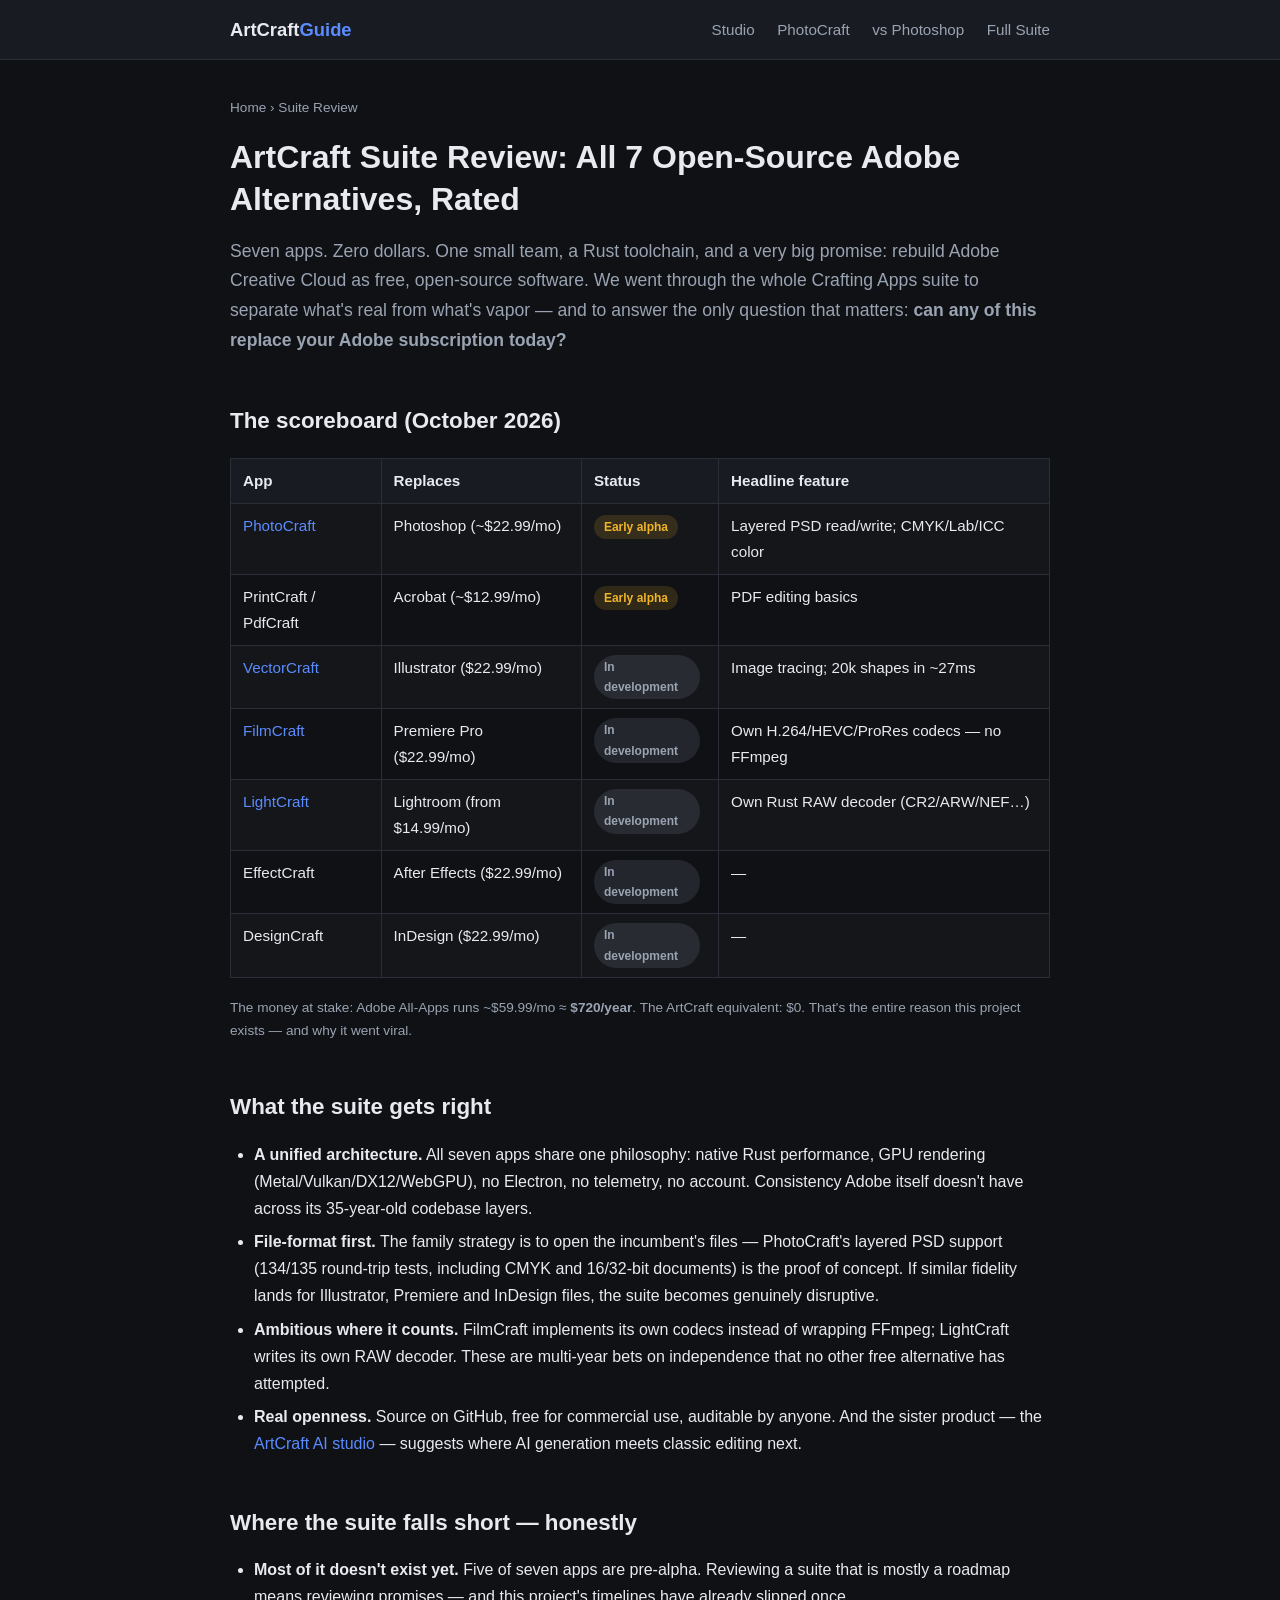
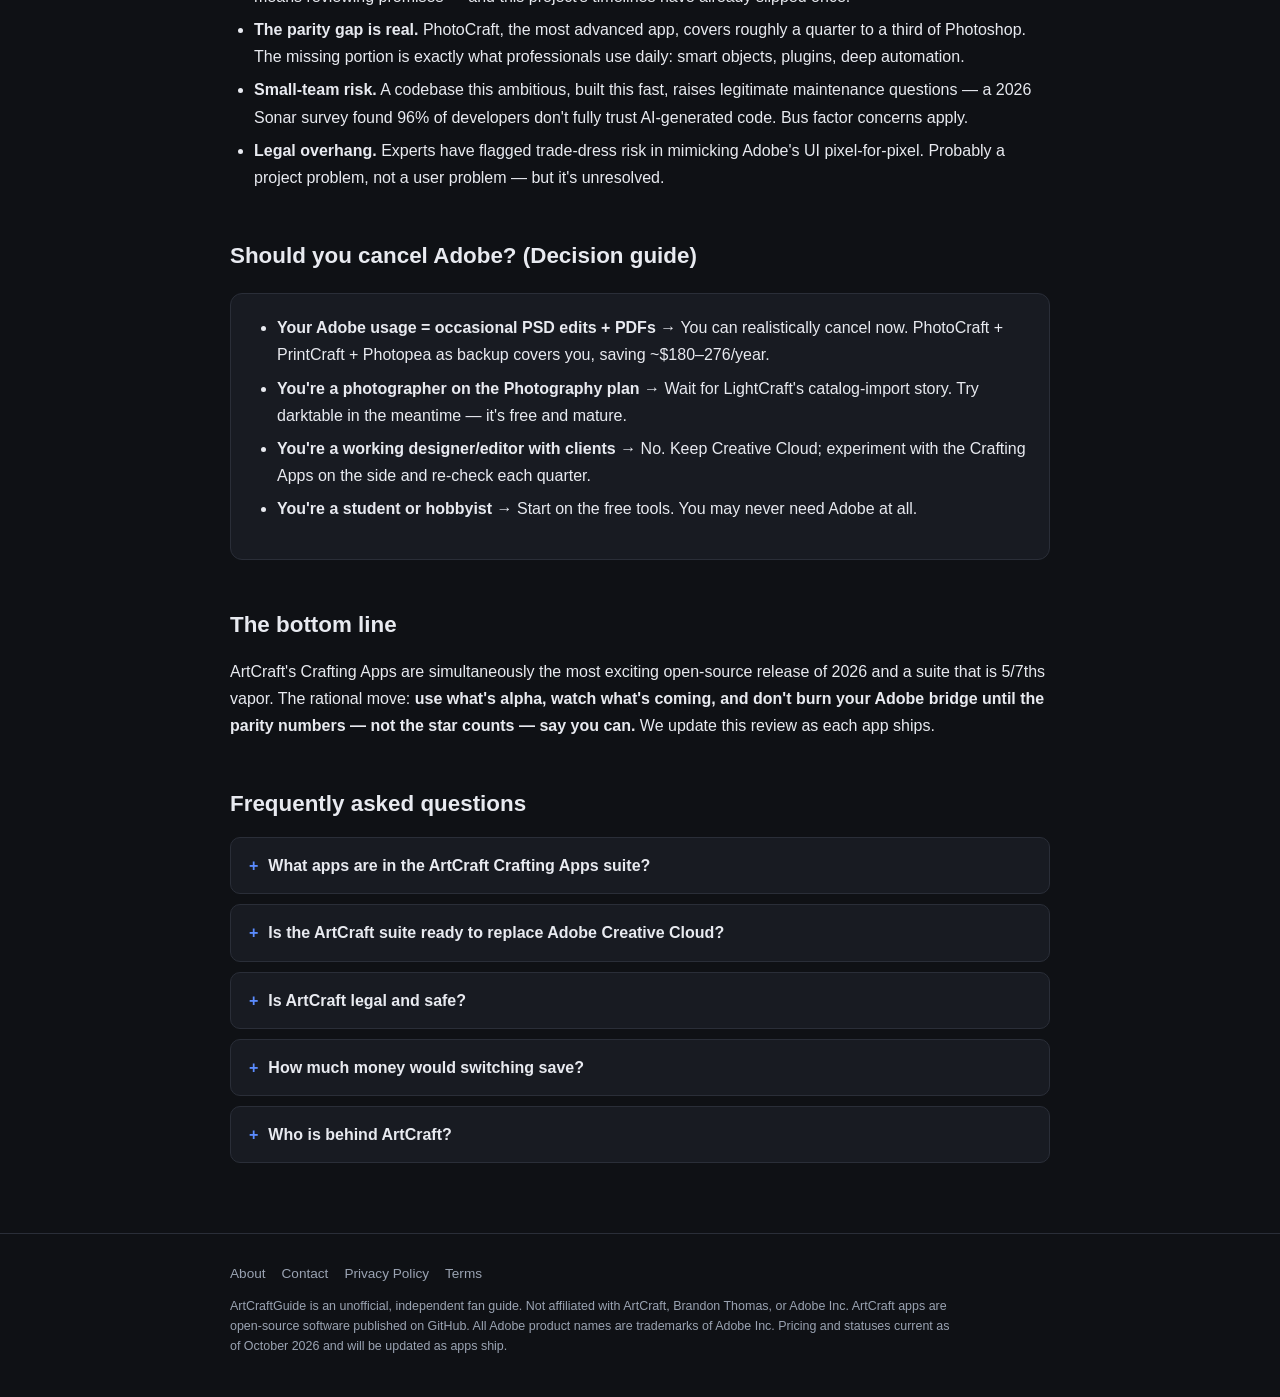
<file: artcraft-suite-review.html>
<!DOCTYPE html>
<html lang="en">
<head>
<meta charset="UTF-8">
<meta name="viewport" content="width=device-width, initial-scale=1.0">
<title>ArtCraft Suite Review: All 7 Adobe Alternatives (2026)</title>
<meta name="description" content="Full ArtCraft suite reviewed: PhotoCraft, VectorCraft, FilmCraft, LightCraft, PrintCraft, EffectCraft, DesignCraft. What's real, what's vapor, when to switch.">
<link rel="canonical" href="https://yili20621-cyber.github.io/artcraft-guide/artcraft-suite-review.html">
<link rel="icon" href="data:image/svg+xml,<svg xmlns='http://www.w3.org/2000/svg' viewBox='0 0 100 100'><text y='.9em' font-size='90'>🎨</text></svg>">
<meta property="og:type" content="article">
<meta property="og:title" content="ArtCraft Suite Review: All 7 Adobe Alternatives Rated">
<meta property="og:description" content="All 7 Crafting Apps reviewed: what's real, what's alpha, what's vapor — and whether you should switch.">
<meta property="og:url" content="https://yili20621-cyber.github.io/artcraft-guide/artcraft-suite-review.html">
<meta property="og:image" content="https://yili20621-cyber.github.io/artcraft-guide/images/artcraft-homepage.jpg">
<meta name="twitter:card" content="summary_large_image">
<meta name="google-site-verification" content="qcSjqYGsympJ9V_Rm7Jsvqtc3agBOfJu8zl4cfnhigA">
<link rel="stylesheet" href="./style.css">
<!-- Google Analytics 4 — REPLACE G-XXXXXXXXXX with your Measurement ID after creating a GA4 property -->
<script async src="https://www.googletagmanager.com/gtag/js?id=G-XXXXXXXXXX"></script>
<script>window.dataLayer=window.dataLayer||[];function gtag(){dataLayer.push(arguments)}gtag('js',new Date());gtag('config','G-XXXXXXXXXX');</script>
<!-- Microsoft Clarity — REPLACE CLARITY_PROJECT_ID after creating a free project at clarity.microsoft.com -->
<script type="text/javascript">(function(c,l,a,r,i,t,y){c[a]=c[a]||function(){(c[a].q=c[a].q||[]).push(arguments)};t=l.createElement(r);t.async=1;t.src="https://www.clarity.ms/tag/"+i;y=l.getElementsByTagName(r)[0];y.parentNode.insertBefore(t,y)})(window,document,"clarity","script","CLARITY_PROJECT_ID");</script>
<script type="application/ld+json">
{"@context":"https://schema.org","@type":"Article","headline":"ArtCraft Suite Review: All 7 Open-Source Adobe Alternatives Rated","datePublished":"2026-10-11","dateModified":"2026-10-11","author":{"@type":"Organization","name":"ArtCraftGuide"},"publisher":{"@type":"Organization","name":"ArtCraftGuide"}}
</script>
<script type="application/ld+json">
{"@context":"https://schema.org","@type":"BreadcrumbList","itemListElement":[{"@type":"ListItem","position":1,"name":"Home","item":"https://yili20621-cyber.github.io/artcraft-guide/"},{"@type":"ListItem","position":2,"name":"Suite Review","item":"https://yili20621-cyber.github.io/artcraft-guide/artcraft-suite-review.html"}]}
</script>
<script type="application/ld+json">
{"@context":"https://schema.org","@type":"FAQPage","mainEntity":[
{"@type":"Question","name":"What apps are in the ArtCraft Crafting Apps suite?","acceptedAnswer":{"@type":"Answer","text":"Seven apps: PhotoCraft (Photoshop), VectorCraft (Illustrator), FilmCraft (Premiere Pro), LightCraft (Lightroom), PrintCraft/PdfCraft (Acrobat), EffectCraft (After Effects) and DesignCraft (InDesign). All are free, open-source and written from scratch in Rust."}},
{"@type":"Question","name":"Is the ArtCraft suite ready to replace Adobe Creative Cloud?","acceptedAnswer":{"@type":"Answer","text":"No. As of October 2026, only PhotoCraft and PrintCraft have reached early alpha; the other five apps are still in development. The suite is promising for hobbyists and quick tasks but cannot yet replace Creative Cloud for professional work."}},
{"@type":"Question","name":"Is ArtCraft legal and safe?","acceptedAnswer":{"@type":"Answer","text":"The code is open-source, so anyone can audit it. Some legal experts have raised trade-dress questions about how closely the apps mimic Adobe's interfaces, which adds roadmap uncertainty but is unlikely to affect end users. The practical safety risk is fake download sites — only use getartcraft.com and github.com/storytold."}},
{"@type":"Question","name":"How much money would switching from Adobe to ArtCraft save?","acceptedAnswer":{"@type":"Answer","text":"Adobe's All-Apps plan costs about $59.99/month (~$720/year); individual apps run $22.99/month and the Photography plan $14.99/month. ArtCraft's equivalents are free, so a full switch would theoretically save $180–720/year — but as of October 2026 the suite isn't complete enough for most professionals to switch."}}
]}
</script>
</head>
<body>
<header class="site"><div class="wrap">
<a class="logo" href="./index.html">ArtCraft<span>Guide</span></a>
<nav class="top">
<a href="./artcraft-studio.html">Studio</a>
<a href="./photocraft-download.html">PhotoCraft</a>
<a href="./photocraft-vs-photoshop.html">vs Photoshop</a>
<a href="./artcraft-suite-review.html">Full Suite</a>
</nav>
</div></header>
<main><div class="wrap">
<p class="crumb"><a href="./index.html">Home</a> › Suite Review</p>

<h1>ArtCraft Suite Review: All 7 Open-Source Adobe Alternatives, Rated</h1>
<p class="lede">Seven apps. Zero dollars. One small team, a Rust toolchain, and a very big promise: rebuild Adobe Creative Cloud as free, open-source software. We went through the whole Crafting Apps suite to separate what's real from what's vapor — and to answer the only question that matters: <strong>can any of this replace your Adobe subscription today?</strong></p>

<h2>The scoreboard (October 2026)</h2>
<table>
<tr><th>App</th><th>Replaces</th><th>Status</th><th>Headline feature</th></tr>
<tr><td><a href="./photocraft-review.html">PhotoCraft</a></td><td>Photoshop (~$22.99/mo)</td><td><span class="tag alpha">Early alpha</span></td><td>Layered PSD read/write; CMYK/Lab/ICC color</td></tr>
<tr><td>PrintCraft / PdfCraft</td><td>Acrobat (~$12.99/mo)</td><td><span class="tag alpha">Early alpha</span></td><td>PDF editing basics</td></tr>
<tr><td><a href="./vectorcraft.html">VectorCraft</a></td><td>Illustrator ($22.99/mo)</td><td><span class="tag dev">In development</span></td><td>Image tracing; 20k shapes in ~27ms</td></tr>
<tr><td><a href="./filmcraft.html">FilmCraft</a></td><td>Premiere Pro ($22.99/mo)</td><td><span class="tag dev">In development</span></td><td>Own H.264/HEVC/ProRes codecs — no FFmpeg</td></tr>
<tr><td><a href="./lightcraft.html">LightCraft</a></td><td>Lightroom (from $14.99/mo)</td><td><span class="tag dev">In development</span></td><td>Own Rust RAW decoder (CR2/ARW/NEF…)</td></tr>
<tr><td>EffectCraft</td><td>After Effects ($22.99/mo)</td><td><span class="tag dev">In development</span></td><td>—</td></tr>
<tr><td>DesignCraft</td><td>InDesign ($22.99/mo)</td><td><span class="tag dev">In development</span></td><td>—</td></tr>
</table>
<p class="small mut">The money at stake: Adobe All-Apps runs ~$59.99/mo ≈ <strong>$720/year</strong>. The ArtCraft equivalent: $0. That's the entire reason this project exists — and why it went viral.</p>

<h2>What the suite gets right</h2>
<ul>
<li><strong>A unified architecture.</strong> All seven apps share one philosophy: native Rust performance, GPU rendering (Metal/Vulkan/DX12/WebGPU), no Electron, no telemetry, no account. Consistency Adobe itself doesn't have across its 35-year-old codebase layers.</li>
<li><strong>File-format first.</strong> The family strategy is to open the incumbent's files — PhotoCraft's layered PSD support (134/135 round-trip tests, including CMYK and 16/32-bit documents) is the proof of concept. If similar fidelity lands for Illustrator, Premiere and InDesign files, the suite becomes genuinely disruptive.</li>
<li><strong>Ambitious where it counts.</strong> FilmCraft implements its own codecs instead of wrapping FFmpeg; LightCraft writes its own RAW decoder. These are multi-year bets on independence that no other free alternative has attempted.</li>
<li><strong>Real openness.</strong> Source on GitHub, free for commercial use, auditable by anyone. And the sister product — the <a href="./artcraft-studio.html">ArtCraft AI studio</a> — suggests where AI generation meets classic editing next.</li>
</ul>

<h2>Where the suite falls short — honestly</h2>
<ul>
<li><strong>Most of it doesn't exist yet.</strong> Five of seven apps are pre-alpha. Reviewing a suite that is mostly a roadmap means reviewing promises — and this project's timelines have already slipped once.</li>
<li><strong>The parity gap is real.</strong> PhotoCraft, the most advanced app, covers roughly a quarter to a third of Photoshop. The missing portion is exactly what professionals use daily: smart objects, plugins, deep automation.</li>
<li><strong>Small-team risk.</strong> A codebase this ambitious, built this fast, raises legitimate maintenance questions — a 2026 Sonar survey found 96% of developers don't fully trust AI-generated code. Bus factor concerns apply.</li>
<li><strong>Legal overhang.</strong> Experts have flagged trade-dress risk in mimicking Adobe's UI pixel-for-pixel. Probably a project problem, not a user problem — but it's unresolved.</li>
</ul>

<h2>Should you cancel Adobe? (Decision guide)</h2>
<div class="card">
<ul>
<li><strong>Your Adobe usage = occasional PSD edits + PDFs</strong> → You can realistically cancel now. PhotoCraft + PrintCraft + Photopea as backup covers you, saving ~$180–276/year.</li>
<li><strong>You're a photographer on the Photography plan</strong> → Wait for LightCraft's catalog-import story. Try darktable in the meantime — it's free and mature.</li>
<li><strong>You're a working designer/editor with clients</strong> → No. Keep Creative Cloud; experiment with the Crafting Apps on the side and re-check each quarter.</li>
<li><strong>You're a student or hobbyist</strong> → Start on the free tools. You may never need Adobe at all.</li>
</ul>
</div>

<h2>The bottom line</h2>
<p>ArtCraft's Crafting Apps are simultaneously the most exciting open-source release of 2026 and a suite that is 5/7ths vapor. The rational move: <strong>use what's alpha, watch what's coming, and don't burn your Adobe bridge until the parity numbers — not the star counts — say you can.</strong> We update this review as each app ships.</p>

<h2>Frequently asked questions</h2>
<div class="faq">
<details><summary>What apps are in the ArtCraft Crafting Apps suite?</summary><p>Seven: PhotoCraft (Photoshop), VectorCraft (Illustrator), FilmCraft (Premiere Pro), LightCraft (Lightroom), PrintCraft/PdfCraft (Acrobat), EffectCraft (After Effects) and DesignCraft (InDesign). All free, open-source, written in Rust.</p></details>
<details><summary>Is the ArtCraft suite ready to replace Adobe Creative Cloud?</summary><p>No. Only PhotoCraft and PrintCraft have reached early alpha; five apps are still in development. Fine for hobbyists, not for professional pipelines.</p></details>
<details><summary>Is ArtCraft legal and safe?</summary><p>The code is open-source and auditable. Trade-dress questions about mimicking Adobe's UI are unresolved but unlikely to affect users. The practical risk is fake download sites — use only getartcraft.com and github.com/storytold.</p></details>
<details><summary>How much money would switching save?</summary><p>Theoretically $180–720/year depending on your Adobe plan — but as of October 2026 the suite isn't complete enough for most professionals to switch.</p></details>
<details><summary>Who is behind ArtCraft?</summary><p>Brandon Thomas, an Atlanta-based developer and former CEO of storyteller.ai, building the apps in Rust with heavy AI-assisted coding since late September 2026.</p></details>
</div>

</div></main>
<footer class="site"><div class="wrap">
<div><a href="./about.html">About</a><a href="./contact.html">Contact</a><a href="./privacy.html">Privacy Policy</a><a href="./terms.html">Terms</a></div>
<div class="disc">ArtCraftGuide is an unofficial, independent fan guide. Not affiliated with ArtCraft, Brandon Thomas, or Adobe Inc. ArtCraft apps are open-source software published on GitHub. All Adobe product names are trademarks of Adobe Inc. Pricing and statuses current as of October 2026 and will be updated as apps ship.</div>
</div></footer>
</body>
</html>
</file>
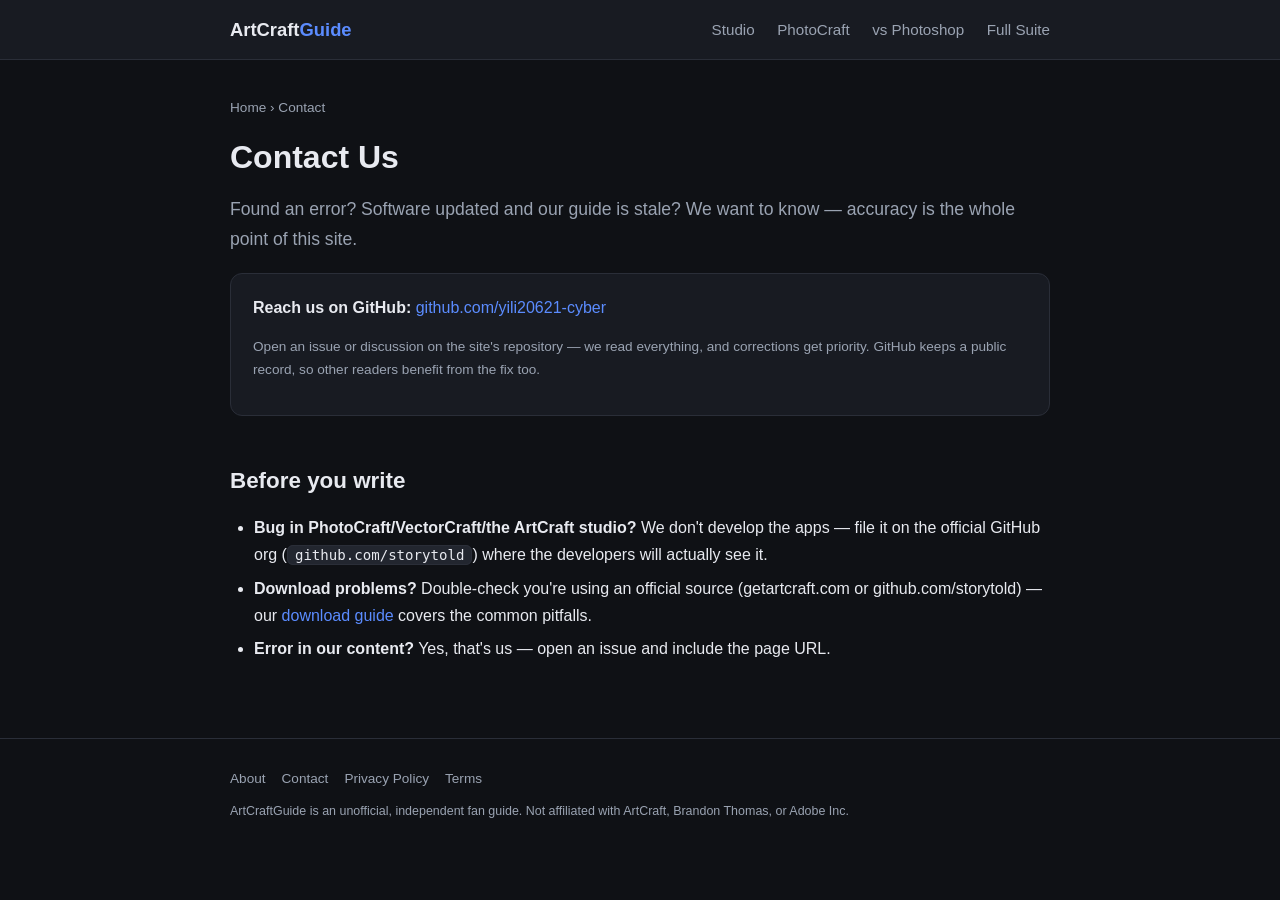
<file: contact.html>
<!DOCTYPE html>
<html lang="en">
<head>
<meta charset="UTF-8">
<meta name="viewport" content="width=device-width, initial-scale=1.0">
<title>Contact — ArtCraftGuide</title>
<meta name="description" content="Contact ArtCraftGuide: corrections, feedback and suggestions for our unofficial guide to ArtCraft's open-source creative apps.">
<link rel="canonical" href="https://yili20621-cyber.github.io/artcraft-guide/contact.html">
<link rel="icon" href="data:image/svg+xml,<svg xmlns='http://www.w3.org/2000/svg' viewBox='0 0 100 100'><text y='.9em' font-size='90'>🎨</text></svg>">
<meta name="google-site-verification" content="qcSjqYGsympJ9V_Rm7Jsvqtc3agBOfJu8zl4cfnhigA">
<link rel="stylesheet" href="./style.css">
<!-- Google Analytics 4 — REPLACE G-XXXXXXXXXX with your Measurement ID after creating a GA4 property -->
<script async src="https://www.googletagmanager.com/gtag/js?id=G-XXXXXXXXXX"></script>
<script>window.dataLayer=window.dataLayer||[];function gtag(){dataLayer.push(arguments)}gtag('js',new Date());gtag('config','G-XXXXXXXXXX');</script>
<!-- Microsoft Clarity — REPLACE CLARITY_PROJECT_ID after creating a free project at clarity.microsoft.com -->
<script type="text/javascript">(function(c,l,a,r,i,t,y){c[a]=c[a]||function(){(c[a].q=c[a].q||[]).push(arguments)};t=l.createElement(r);t.async=1;t.src="https://www.clarity.ms/tag/"+i;y=l.getElementsByTagName(r)[0];y.parentNode.insertBefore(t,y)})(window,document,"clarity","script","CLARITY_PROJECT_ID");</script>
</head>
<body>
<header class="site"><div class="wrap">
<a class="logo" href="./index.html">ArtCraft<span>Guide</span></a>
<nav class="top">
<a href="./artcraft-studio.html">Studio</a>
<a href="./photocraft-download.html">PhotoCraft</a>
<a href="./photocraft-vs-photoshop.html">vs Photoshop</a>
<a href="./artcraft-suite-review.html">Full Suite</a>
</nav>
</div></header>
<main><div class="wrap">
<p class="crumb"><a href="./index.html">Home</a> › Contact</p>
<h1>Contact Us</h1>
<p class="lede">Found an error? Software updated and our guide is stale? We want to know — accuracy is the whole point of this site.</p>

<div class="card">
<p><strong>Reach us on GitHub:</strong> <a href="https://github.com/yili20621-cyber" rel="noopener">github.com/yili20621-cyber</a></p>
<p class="mut small">Open an issue or discussion on the site's repository — we read everything, and corrections get priority. GitHub keeps a public record, so other readers benefit from the fix too.</p>
</div>

<h2>Before you write</h2>
<ul>
<li><strong>Bug in PhotoCraft/VectorCraft/the ArtCraft studio?</strong> We don't develop the apps — file it on the official GitHub org (<code>github.com/storytold</code>) where the developers will actually see it.</li>
<li><strong>Download problems?</strong> Double-check you're using an official source (getartcraft.com or github.com/storytold) — our <a href="./photocraft-download.html">download guide</a> covers the common pitfalls.</li>
<li><strong>Error in our content?</strong> Yes, that's us — open an issue and include the page URL.</li>
</ul>
</div></main>
<footer class="site"><div class="wrap">
<div><a href="./about.html">About</a><a href="./contact.html">Contact</a><a href="./privacy.html">Privacy Policy</a><a href="./terms.html">Terms</a></div>
<div class="disc">ArtCraftGuide is an unofficial, independent fan guide. Not affiliated with ArtCraft, Brandon Thomas, or Adobe Inc.</div>
</div></footer>
</body>
</html>
</file>
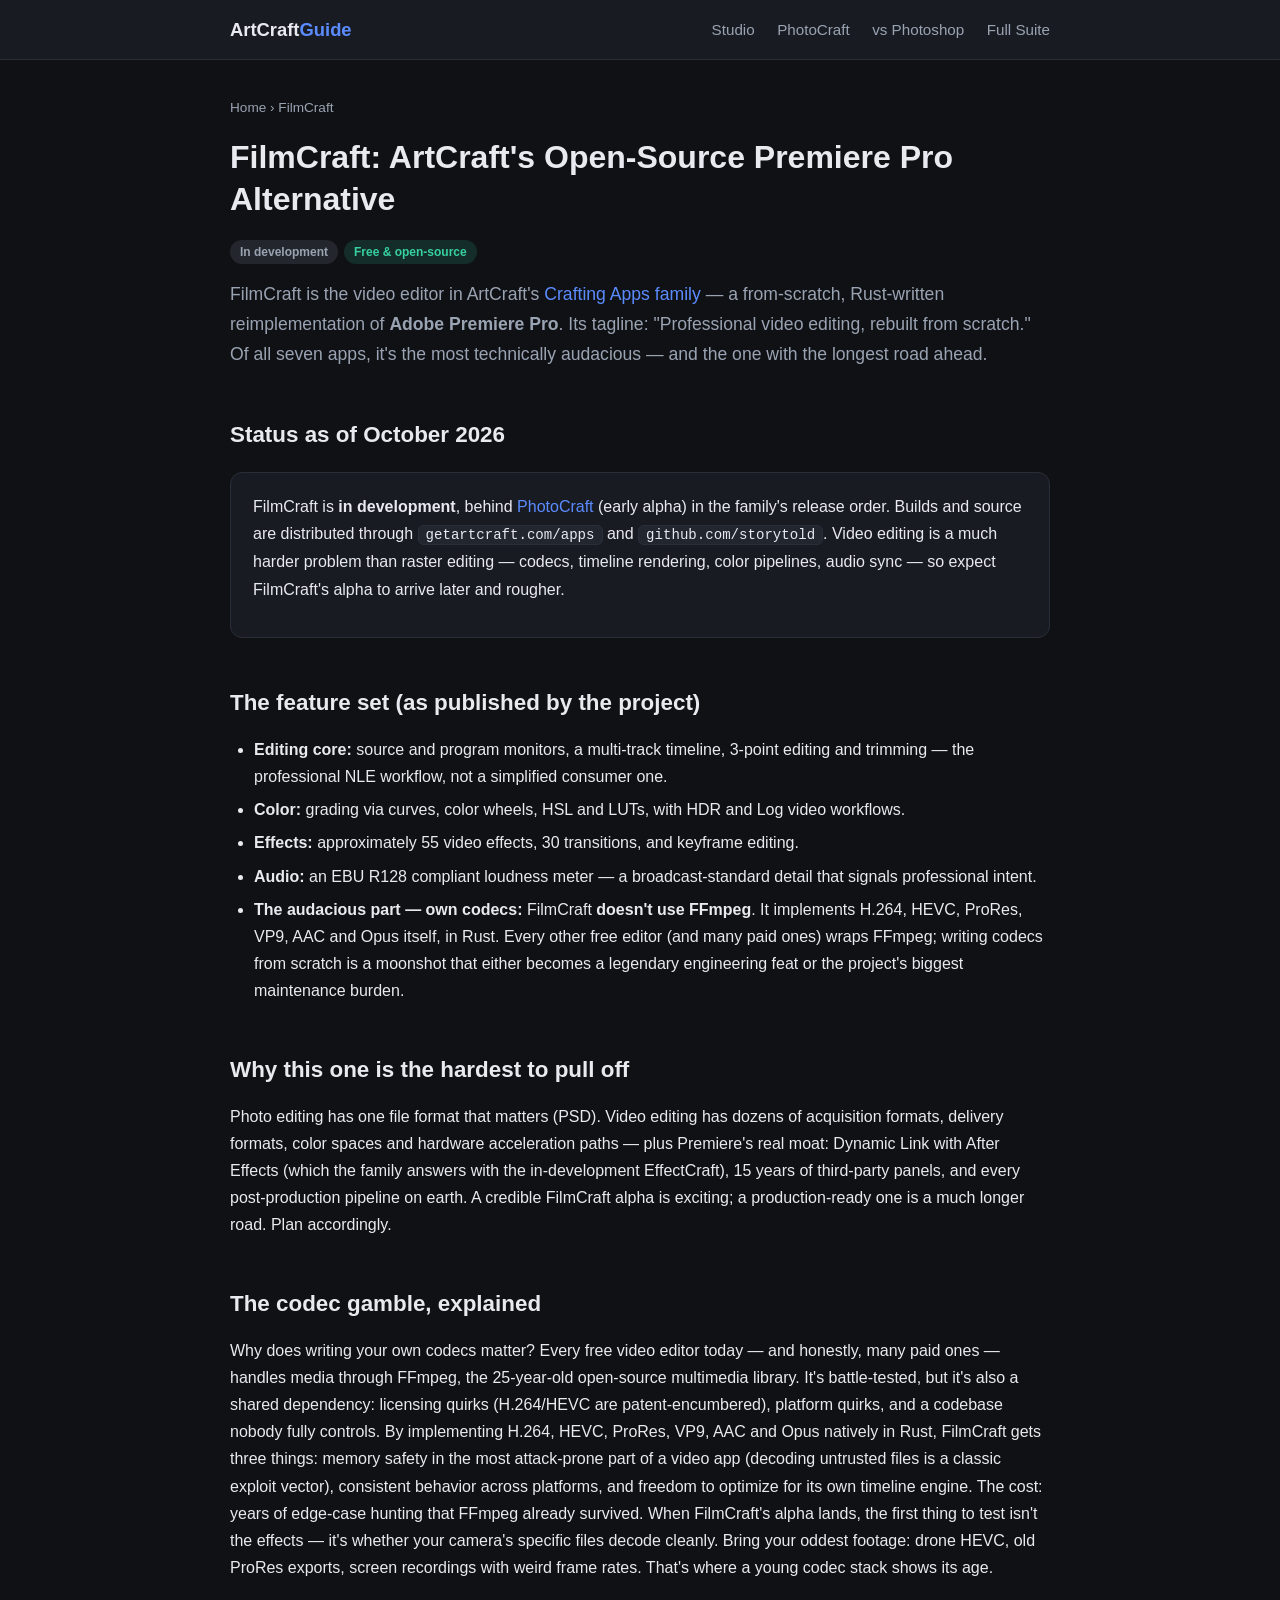
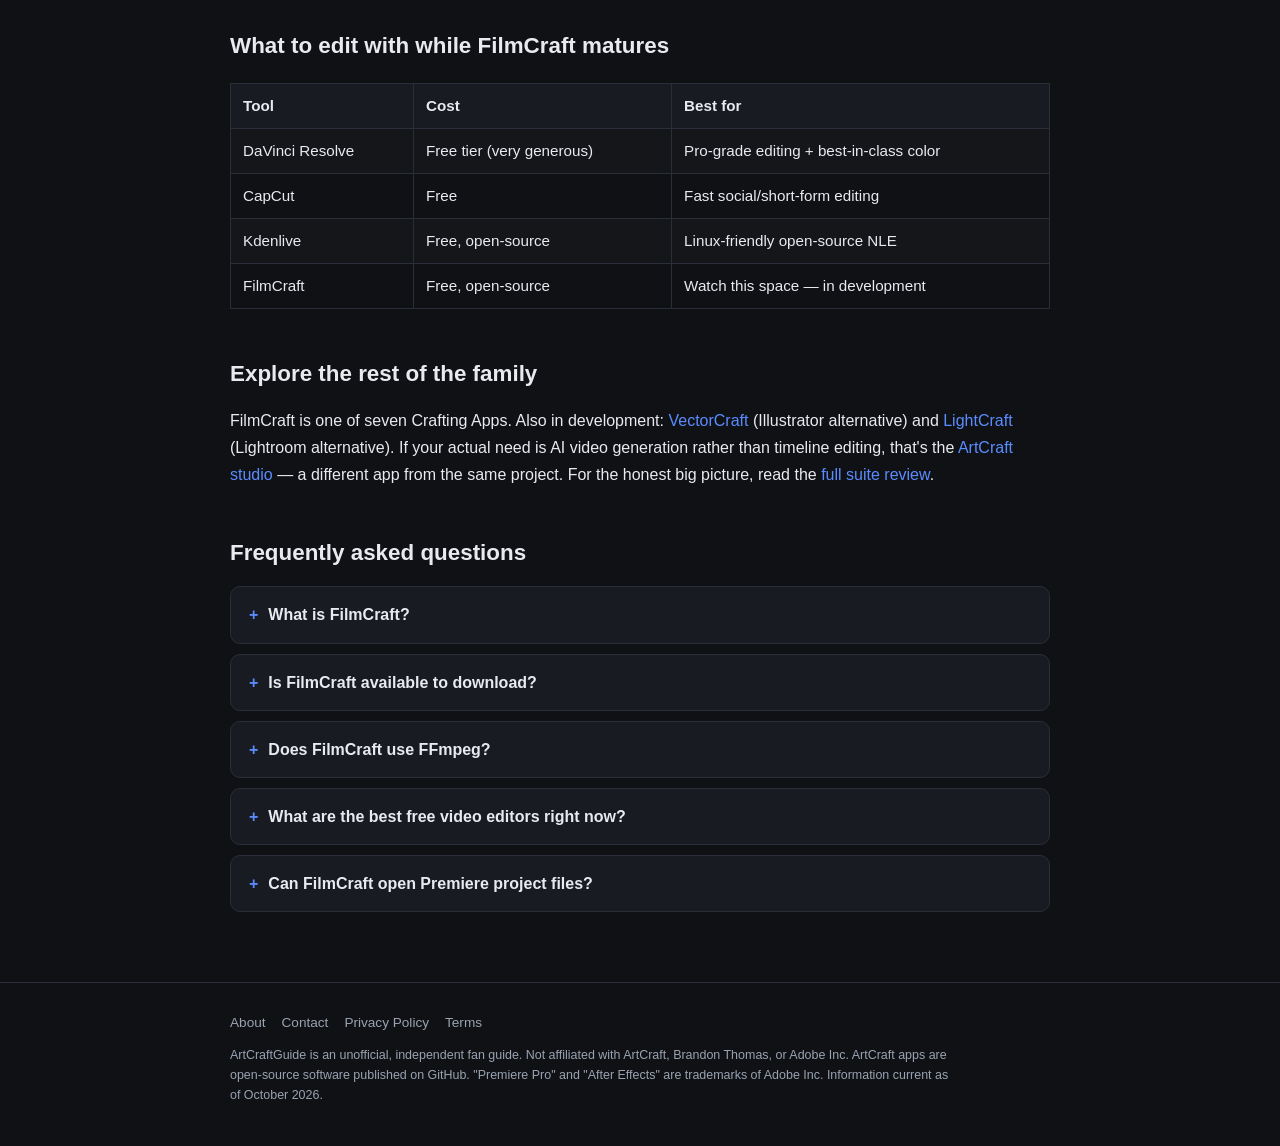
<file: filmcraft.html>
<!DOCTYPE html>
<html lang="en">
<head>
<meta charset="UTF-8">
<meta name="viewport" content="width=device-width, initial-scale=1.0">
<title>FilmCraft: Free Open-Source Premiere Alternative</title>
<meta name="description" content="FilmCraft is ArtCraft's open-source answer to Premiere Pro — own codecs (no FFmpeg), 55 effects, EBU R128 loudness. Features, status, and alternatives.">
<link rel="canonical" href="https://yili20621-cyber.github.io/artcraft-guide/filmcraft.html">
<link rel="icon" href="data:image/svg+xml,<svg xmlns='http://www.w3.org/2000/svg' viewBox='0 0 100 100'><text y='.9em' font-size='90'>🎨</text></svg>">
<meta property="og:type" content="article">
<meta property="og:title" content="FilmCraft: Free Open-Source Premiere Alternative">
<meta property="og:description" content="Own codecs (no FFmpeg), 55 effects, EBU R128 loudness — FilmCraft features, status, and alternatives.">
<meta property="og:url" content="https://yili20621-cyber.github.io/artcraft-guide/filmcraft.html">
<meta property="og:image" content="https://yili20621-cyber.github.io/artcraft-guide/images/artcraft-homepage.jpg">
<meta name="twitter:card" content="summary_large_image">
<meta name="google-site-verification" content="qcSjqYGsympJ9V_Rm7Jsvqtc3agBOfJu8zl4cfnhigA">
<link rel="stylesheet" href="./style.css">
<!-- Google Analytics 4 — REPLACE G-XXXXXXXXXX with your Measurement ID after creating a GA4 property -->
<script async src="https://www.googletagmanager.com/gtag/js?id=G-XXXXXXXXXX"></script>
<script>window.dataLayer=window.dataLayer||[];function gtag(){dataLayer.push(arguments)}gtag('js',new Date());gtag('config','G-XXXXXXXXXX');</script>
<!-- Microsoft Clarity — REPLACE CLARITY_PROJECT_ID after creating a free project at clarity.microsoft.com -->
<script type="text/javascript">(function(c,l,a,r,i,t,y){c[a]=c[a]||function(){(c[a].q=c[a].q||[]).push(arguments)};t=l.createElement(r);t.async=1;t.src="https://www.clarity.ms/tag/"+i;y=l.getElementsByTagName(r)[0];y.parentNode.insertBefore(t,y)})(window,document,"clarity","script","CLARITY_PROJECT_ID");</script>
<script type="application/ld+json">
{"@context":"https://schema.org","@type":"Article","headline":"FilmCraft: Free Open-Source Premiere Alternative","datePublished":"2026-10-11","dateModified":"2026-10-11","author":{"@type":"Organization","name":"ArtCraftGuide"},"publisher":{"@type":"Organization","name":"ArtCraftGuide"}}
</script>
<script type="application/ld+json">
{"@context":"https://schema.org","@type":"BreadcrumbList","itemListElement":[{"@type":"ListItem","position":1,"name":"Home","item":"https://yili20621-cyber.github.io/artcraft-guide/"},{"@type":"ListItem","position":2,"name":"FilmCraft","item":"https://yili20621-cyber.github.io/artcraft-guide/filmcraft.html"}]}
</script>
<script type="application/ld+json">
{"@context":"https://schema.org","@type":"FAQPage","mainEntity":[
{"@type":"Question","name":"What is FilmCraft?","acceptedAnswer":{"@type":"Answer","text":"FilmCraft is the video editor in ArtCraft's Crafting Apps family — a free, open-source reimplementation of Adobe Premiere Pro, written from scratch in Rust. It features source and program monitors, a multi-track timeline, 3-point editing, color grading with curves, wheels, HSL and LUTs, around 55 effects and 30 transitions, and its own codec implementations (H.264, HEVC, ProRes, VP9, AAC, Opus) with no FFmpeg dependency."}},
{"@type":"Question","name":"Is FilmCraft available to download?","acceptedAnswer":{"@type":"Answer","text":"FilmCraft is in development as of October 2026. Builds and source code are published via getartcraft.com/apps and the github.com/storytold organization. Avoid unofficial mirrors."}},
{"@type":"Question","name":"Does FilmCraft use FFmpeg?","acceptedAnswer":{"@type":"Answer","text":"No — unusually, FilmCraft implements its own codecs in Rust, including H.264, HEVC, ProRes, VP9, AAC and Opus, rather than wrapping FFmpeg. This is one of its most ambitious technical choices."}},
{"@type":"Question","name":"What are the best free video editors right now?","acceptedAnswer":{"@type":"Answer","text":"DaVinci Resolve (free tier, pro-grade), CapCut (free, beginner-friendly), and Kdenlive (open-source) are the strongest free video editors while FilmCraft matures."}}
]}
</script>
</head>
<body>
<header class="site"><div class="wrap">
<a class="logo" href="./index.html">ArtCraft<span>Guide</span></a>
<nav class="top">
<a href="./artcraft-studio.html">Studio</a>
<a href="./photocraft-download.html">PhotoCraft</a>
<a href="./photocraft-vs-photoshop.html">vs Photoshop</a>
<a href="./artcraft-suite-review.html">Full Suite</a>
</nav>
</div></header>
<main><div class="wrap">
<p class="crumb"><a href="./index.html">Home</a> › FilmCraft</p>

<h1>FilmCraft: ArtCraft's Open-Source Premiere Pro Alternative</h1>
<p class="lede"><span class="tag dev">In development</span><span class="tag free">Free &amp; open-source</span></p>
<p class="lede">FilmCraft is the video editor in ArtCraft's <a href="./index.html">Crafting Apps family</a> — a from-scratch, Rust-written reimplementation of <strong>Adobe Premiere Pro</strong>. Its tagline: "Professional video editing, rebuilt from scratch." Of all seven apps, it's the most technically audacious — and the one with the longest road ahead.</p>

<h2>Status as of October 2026</h2>
<div class="card">
<p>FilmCraft is <strong>in development</strong>, behind <a href="./photocraft-review.html">PhotoCraft</a> (early alpha) in the family's release order. Builds and source are distributed through <code>getartcraft.com/apps</code> and <code>github.com/storytold</code>. Video editing is a much harder problem than raster editing — codecs, timeline rendering, color pipelines, audio sync — so expect FilmCraft's alpha to arrive later and rougher.</p>
</div>

<h2>The feature set (as published by the project)</h2>
<ul>
<li><strong>Editing core:</strong> source and program monitors, a multi-track timeline, 3-point editing and trimming — the professional NLE workflow, not a simplified consumer one.</li>
<li><strong>Color:</strong> grading via curves, color wheels, HSL and LUTs, with HDR and Log video workflows.</li>
<li><strong>Effects:</strong> approximately 55 video effects, 30 transitions, and keyframe editing.</li>
<li><strong>Audio:</strong> an EBU R128 compliant loudness meter — a broadcast-standard detail that signals professional intent.</li>
<li><strong>The audacious part — own codecs:</strong> FilmCraft <strong>doesn't use FFmpeg</strong>. It implements H.264, HEVC, ProRes, VP9, AAC and Opus itself, in Rust. Every other free editor (and many paid ones) wraps FFmpeg; writing codecs from scratch is a moonshot that either becomes a legendary engineering feat or the project's biggest maintenance burden.</li>
</ul>

<h2>Why this one is the hardest to pull off</h2>
<p>Photo editing has one file format that matters (PSD). Video editing has dozens of acquisition formats, delivery formats, color spaces and hardware acceleration paths — plus Premiere's real moat: Dynamic Link with After Effects (which the family answers with the in-development EffectCraft), 15 years of third-party panels, and every post-production pipeline on earth. A credible FilmCraft alpha is exciting; a production-ready one is a much longer road. Plan accordingly.</p>

<h2>The codec gamble, explained</h2>
<p>Why does writing your own codecs matter? Every free video editor today — and honestly, many paid ones — handles media through FFmpeg, the 25-year-old open-source multimedia library. It's battle-tested, but it's also a shared dependency: licensing quirks (H.264/HEVC are patent-encumbered), platform quirks, and a codebase nobody fully controls. By implementing H.264, HEVC, ProRes, VP9, AAC and Opus natively in Rust, FilmCraft gets three things: memory safety in the most attack-prone part of a video app (decoding untrusted files is a classic exploit vector), consistent behavior across platforms, and freedom to optimize for its own timeline engine. The cost: years of edge-case hunting that FFmpeg already survived. When FilmCraft's alpha lands, the first thing to test isn't the effects — it's whether your camera's specific files decode cleanly. Bring your oddest footage: drone HEVC, old ProRes exports, screen recordings with weird frame rates. That's where a young codec stack shows its age.</p>

<h2>What to edit with while FilmCraft matures</h2>
<table>
<tr><th>Tool</th><th>Cost</th><th>Best for</th></tr>
<tr><td>DaVinci Resolve</td><td>Free tier (very generous)</td><td>Pro-grade editing + best-in-class color</td></tr>
<tr><td>CapCut</td><td>Free</td><td>Fast social/short-form editing</td></tr>
<tr><td>Kdenlive</td><td>Free, open-source</td><td>Linux-friendly open-source NLE</td></tr>
<tr><td>FilmCraft</td><td>Free, open-source</td><td>Watch this space — in development</td></tr>
</table>

<h2>Explore the rest of the family</h2>
<p>FilmCraft is one of seven Crafting Apps. Also in development: <a href="./vectorcraft.html">VectorCraft</a> (Illustrator alternative) and <a href="./lightcraft.html">LightCraft</a> (Lightroom alternative). If your actual need is AI video generation rather than timeline editing, that's the <a href="./artcraft-studio.html">ArtCraft studio</a> — a different app from the same project. For the honest big picture, read the <a href="./artcraft-suite-review.html">full suite review</a>.</p>

<h2>Frequently asked questions</h2>
<div class="faq">
<details><summary>What is FilmCraft?</summary><p>The video editor in ArtCraft's Crafting Apps family — a free, open-source reimplementation of Premiere Pro written in Rust. Multi-track timeline, 3-point editing, color grading with LUTs, ~55 effects, 30 transitions, EBU R128 loudness, and its own codecs. In development as of October 2026.</p></details>
<details><summary>Is FilmCraft available to download?</summary><p>It's in development. Builds and source appear via getartcraft.com/apps and github.com/storytold. Avoid unofficial mirrors.</p></details>
<details><summary>Does FilmCraft use FFmpeg?</summary><p>No — it implements H.264, HEVC, ProRes, VP9, AAC and Opus itself in Rust. One of the project's most ambitious technical choices.</p></details>
<details><summary>What are the best free video editors right now?</summary><p>DaVinci Resolve's free tier (pro-grade), CapCut (beginner-friendly), and Kdenlive (open-source) — while FilmCraft matures.</p></details>
<details><summary>Can FilmCraft open Premiere project files?</summary><p>Not that the project has announced as of October 2026. The family's pattern is to prioritize the incumbent's file formats — PhotoCraft leads with layered PSD — so Premiere project import is a reasonable thing to watch for, but don't plan a migration around it until it ships and is tested.</p></details>
</div>

</div></main>
<footer class="site"><div class="wrap">
<div><a href="./about.html">About</a><a href="./contact.html">Contact</a><a href="./privacy.html">Privacy Policy</a><a href="./terms.html">Terms</a></div>
<div class="disc">ArtCraftGuide is an unofficial, independent fan guide. Not affiliated with ArtCraft, Brandon Thomas, or Adobe Inc. ArtCraft apps are open-source software published on GitHub. "Premiere Pro" and "After Effects" are trademarks of Adobe Inc. Information current as of October 2026.</div>
</div></footer>
</body>
</html>
</file>
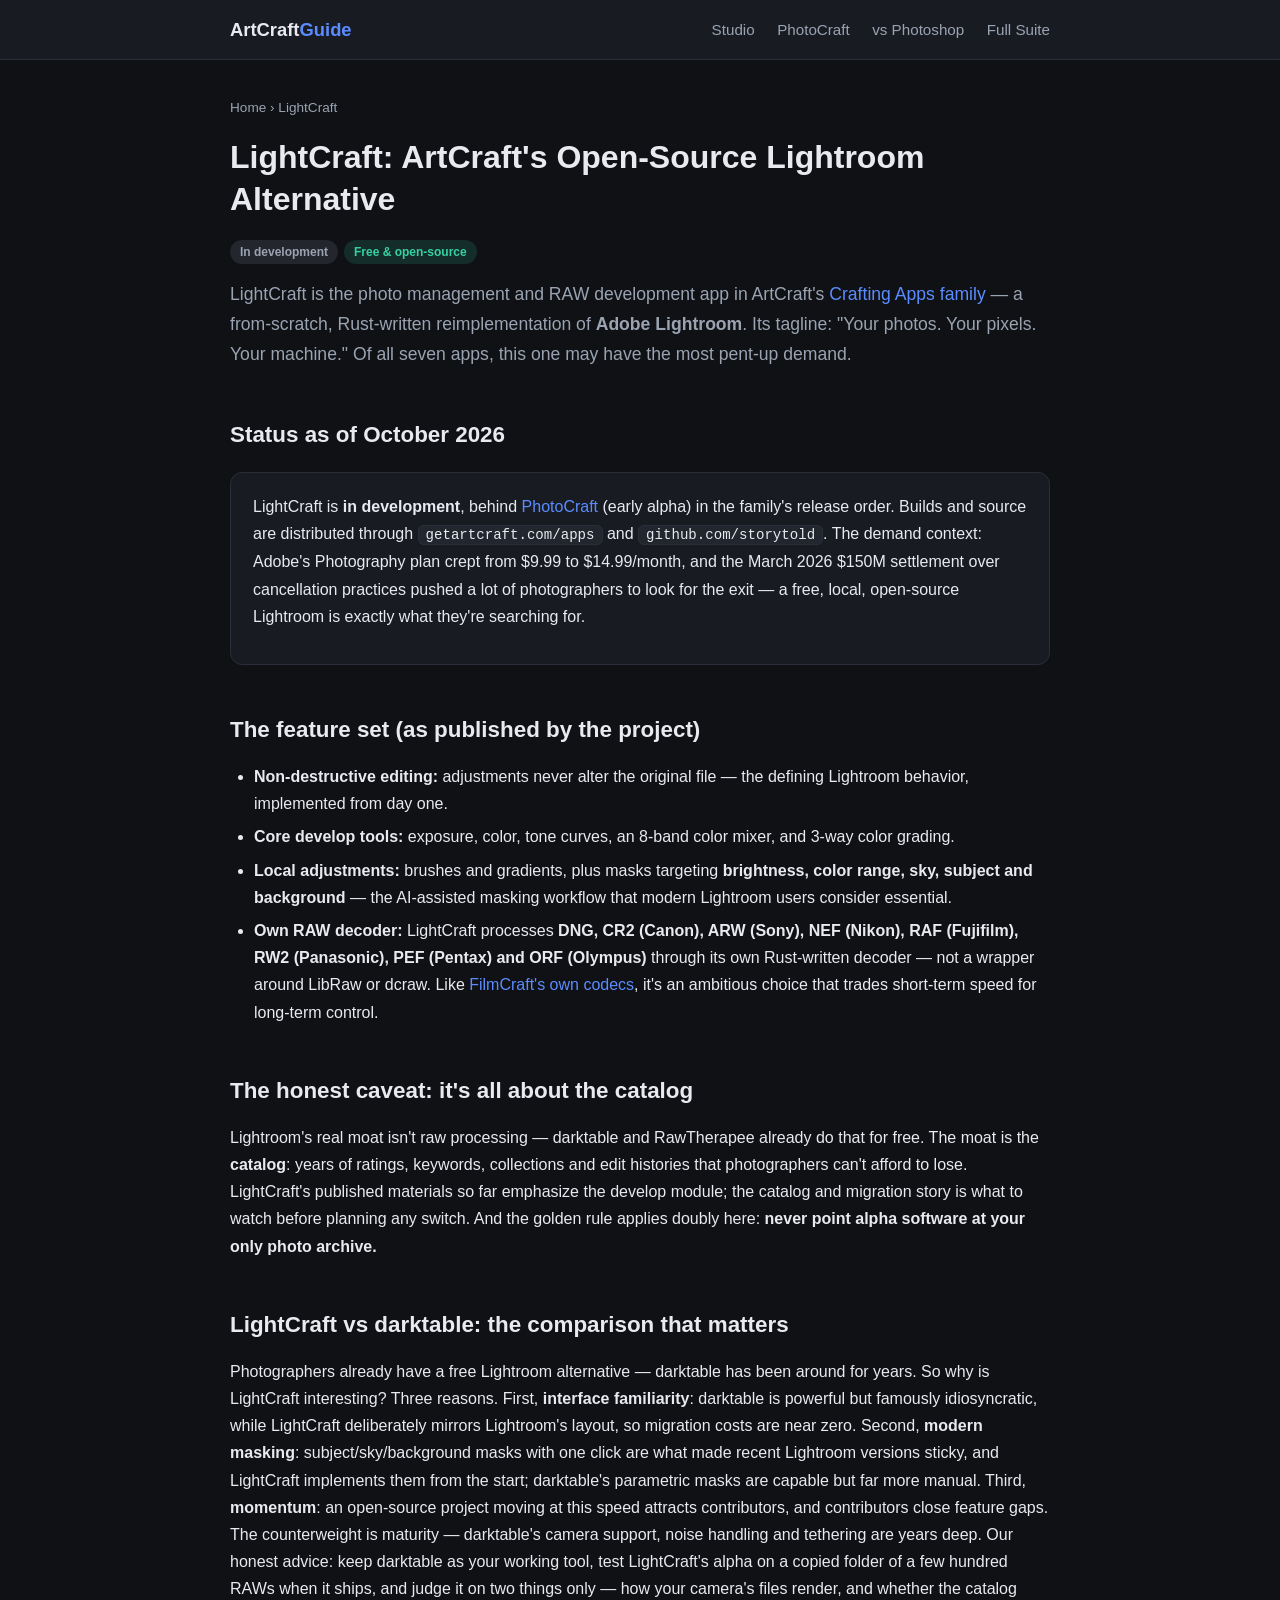
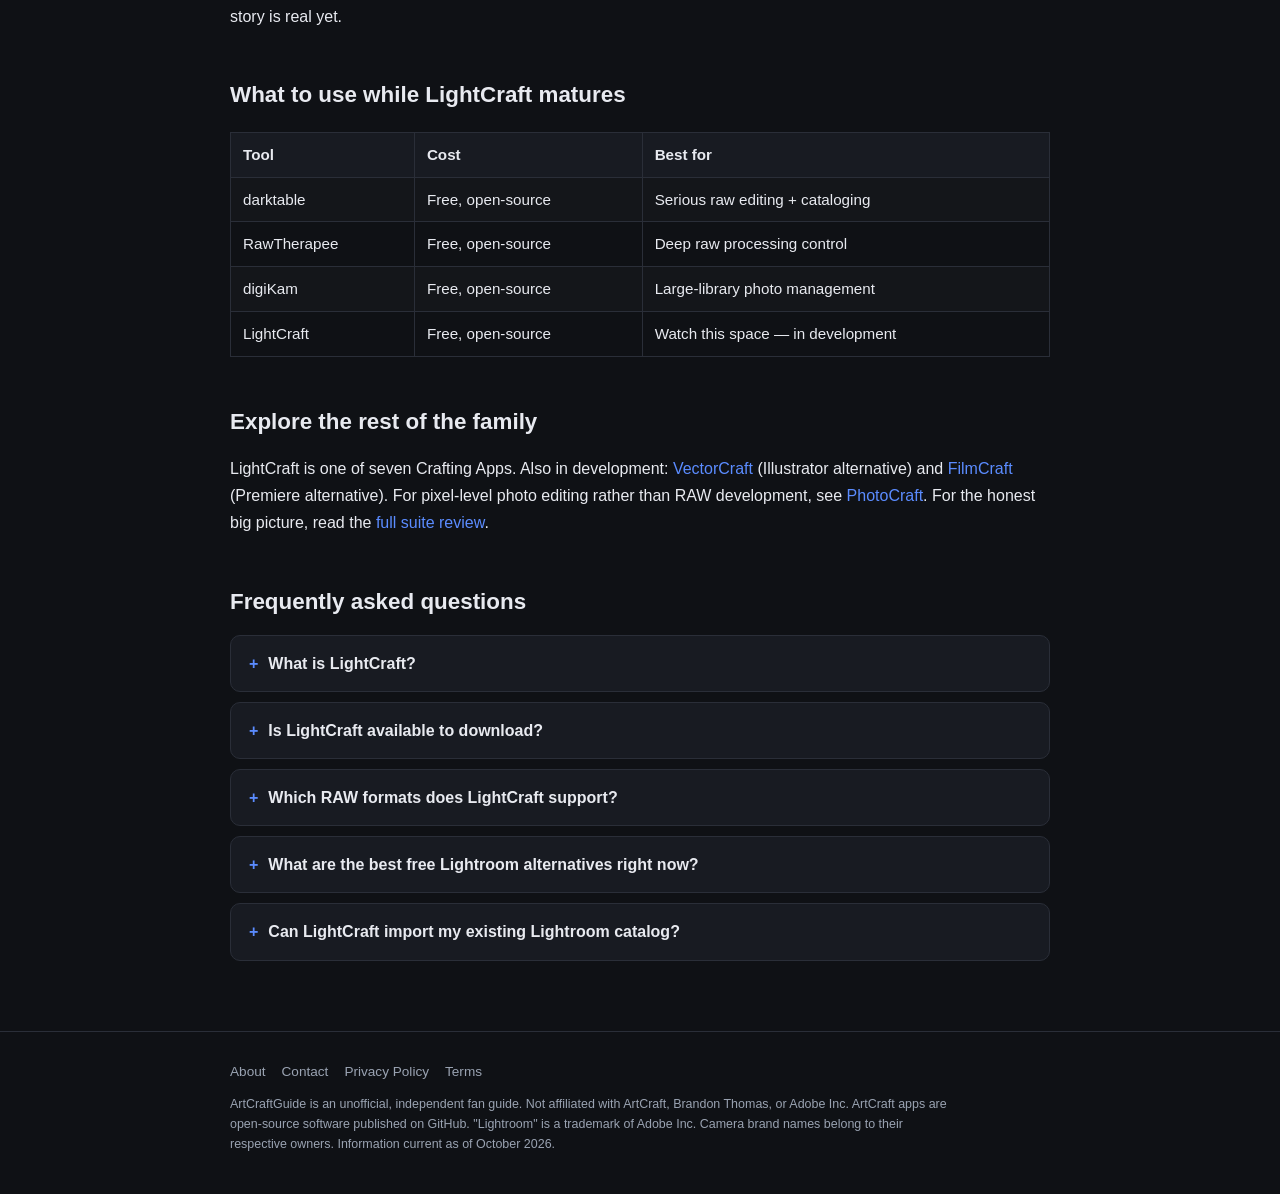
<file: lightcraft.html>
<!DOCTYPE html>
<html lang="en">
<head>
<meta charset="UTF-8">
<meta name="viewport" content="width=device-width, initial-scale=1.0">
<title>LightCraft: Free Open-Source Lightroom Alternative</title>
<meta name="description" content="LightCraft is ArtCraft's open-source answer to Lightroom — own Rust RAW decoder, AI masks, non-destructive editing. Features, status, and alternatives.">
<link rel="canonical" href="https://yili20621-cyber.github.io/artcraft-guide/lightcraft.html">
<link rel="icon" href="data:image/svg+xml,<svg xmlns='http://www.w3.org/2000/svg' viewBox='0 0 100 100'><text y='.9em' font-size='90'>🎨</text></svg>">
<meta property="og:type" content="article">
<meta property="og:title" content="LightCraft: Free Open-Source Lightroom Alternative">
<meta property="og:description" content="Own Rust RAW decoder, AI masks, non-destructive editing — LightCraft features, status, and alternatives.">
<meta property="og:url" content="https://yili20621-cyber.github.io/artcraft-guide/lightcraft.html">
<meta property="og:image" content="https://yili20621-cyber.github.io/artcraft-guide/images/artcraft-homepage.jpg">
<meta name="twitter:card" content="summary_large_image">
<meta name="google-site-verification" content="qcSjqYGsympJ9V_Rm7Jsvqtc3agBOfJu8zl4cfnhigA">
<link rel="stylesheet" href="./style.css">
<!-- Google Analytics 4 — REPLACE G-XXXXXXXXXX with your Measurement ID after creating a GA4 property -->
<script async src="https://www.googletagmanager.com/gtag/js?id=G-XXXXXXXXXX"></script>
<script>window.dataLayer=window.dataLayer||[];function gtag(){dataLayer.push(arguments)}gtag('js',new Date());gtag('config','G-XXXXXXXXXX');</script>
<!-- Microsoft Clarity — REPLACE CLARITY_PROJECT_ID after creating a free project at clarity.microsoft.com -->
<script type="text/javascript">(function(c,l,a,r,i,t,y){c[a]=c[a]||function(){(c[a].q=c[a].q||[]).push(arguments)};t=l.createElement(r);t.async=1;t.src="https://www.clarity.ms/tag/"+i;y=l.getElementsByTagName(r)[0];y.parentNode.insertBefore(t,y)})(window,document,"clarity","script","CLARITY_PROJECT_ID");</script>
<script type="application/ld+json">
{"@context":"https://schema.org","@type":"Article","headline":"LightCraft: Free Open-Source Lightroom Alternative","datePublished":"2026-10-11","dateModified":"2026-10-11","author":{"@type":"Organization","name":"ArtCraftGuide"},"publisher":{"@type":"Organization","name":"ArtCraftGuide"}}
</script>
<script type="application/ld+json">
{"@context":"https://schema.org","@type":"BreadcrumbList","itemListElement":[{"@type":"ListItem","position":1,"name":"Home","item":"https://yili20621-cyber.github.io/artcraft-guide/"},{"@type":"ListItem","position":2,"name":"LightCraft","item":"https://yili20621-cyber.github.io/artcraft-guide/lightcraft.html"}]}
</script>
<script type="application/ld+json">
{"@context":"https://schema.org","@type":"FAQPage","mainEntity":[
{"@type":"Question","name":"What is LightCraft?","acceptedAnswer":{"@type":"Answer","text":"LightCraft is the photo management and RAW development app in ArtCraft's Crafting Apps family — a free, open-source reimplementation of Adobe Lightroom, written in Rust. It offers non-destructive editing with exposure, color, tone curves, an 8-band color mixer, 3-way color grading, and AI-assisted masks, processing RAW formats like DNG, CR2, ARW, NEF, RAF, RW2, PEF and ORF through its own Rust decoder."}},
{"@type":"Question","name":"Is LightCraft available to download?","acceptedAnswer":{"@type":"Answer","text":"LightCraft is in development as of October 2026. Builds and source code are published via getartcraft.com/apps and the github.com/storytold organization. Avoid unofficial mirrors."}},
{"@type":"Question","name":"Which RAW formats does LightCraft support?","acceptedAnswer":{"@type":"Answer","text":"According to the project, LightCraft processes DNG, CR2 (Canon), ARW (Sony), NEF (Nikon), RAF (Fujifilm), RW2 (Panasonic), PEF (Pentax) and ORF (Olympus) files using its own Rust-written decoder rather than third-party libraries."}},
{"@type":"Question","name":"What are the best free Lightroom alternatives right now?","acceptedAnswer":{"@type":"Answer","text":"darktable (open-source raw editor), RawTherapee (open-source), and digiKam (open-source photo management) are the strongest free options while LightCraft matures."}}
]}
</script>
</head>
<body>
<header class="site"><div class="wrap">
<a class="logo" href="./index.html">ArtCraft<span>Guide</span></a>
<nav class="top">
<a href="./artcraft-studio.html">Studio</a>
<a href="./photocraft-download.html">PhotoCraft</a>
<a href="./photocraft-vs-photoshop.html">vs Photoshop</a>
<a href="./artcraft-suite-review.html">Full Suite</a>
</nav>
</div></header>
<main><div class="wrap">
<p class="crumb"><a href="./index.html">Home</a> › LightCraft</p>

<h1>LightCraft: ArtCraft's Open-Source Lightroom Alternative</h1>
<p class="lede"><span class="tag dev">In development</span><span class="tag free">Free &amp; open-source</span></p>
<p class="lede">LightCraft is the photo management and RAW development app in ArtCraft's <a href="./index.html">Crafting Apps family</a> — a from-scratch, Rust-written reimplementation of <strong>Adobe Lightroom</strong>. Its tagline: "Your photos. Your pixels. Your machine." Of all seven apps, this one may have the most pent-up demand.</p>

<h2>Status as of October 2026</h2>
<div class="card">
<p>LightCraft is <strong>in development</strong>, behind <a href="./photocraft-review.html">PhotoCraft</a> (early alpha) in the family's release order. Builds and source are distributed through <code>getartcraft.com/apps</code> and <code>github.com/storytold</code>. The demand context: Adobe's Photography plan crept from $9.99 to $14.99/month, and the March 2026 $150M settlement over cancellation practices pushed a lot of photographers to look for the exit — a free, local, open-source Lightroom is exactly what they're searching for.</p>
</div>

<h2>The feature set (as published by the project)</h2>
<ul>
<li><strong>Non-destructive editing:</strong> adjustments never alter the original file — the defining Lightroom behavior, implemented from day one.</li>
<li><strong>Core develop tools:</strong> exposure, color, tone curves, an 8-band color mixer, and 3-way color grading.</li>
<li><strong>Local adjustments:</strong> brushes and gradients, plus masks targeting <strong>brightness, color range, sky, subject and background</strong> — the AI-assisted masking workflow that modern Lightroom users consider essential.</li>
<li><strong>Own RAW decoder:</strong> LightCraft processes <strong>DNG, CR2 (Canon), ARW (Sony), NEF (Nikon), RAF (Fujifilm), RW2 (Panasonic), PEF (Pentax) and ORF (Olympus)</strong> through its own Rust-written decoder — not a wrapper around LibRaw or dcraw. Like <a href="./filmcraft.html">FilmCraft's own codecs</a>, it's an ambitious choice that trades short-term speed for long-term control.</li>
</ul>

<h2>The honest caveat: it's all about the catalog</h2>
<p>Lightroom's real moat isn't raw processing — darktable and RawTherapee already do that for free. The moat is the <strong>catalog</strong>: years of ratings, keywords, collections and edit histories that photographers can't afford to lose. LightCraft's published materials so far emphasize the develop module; the catalog and migration story is what to watch before planning any switch. And the golden rule applies doubly here: <strong>never point alpha software at your only photo archive.</strong></p>

<h2>LightCraft vs darktable: the comparison that matters</h2>
<p>Photographers already have a free Lightroom alternative — darktable has been around for years. So why is LightCraft interesting? Three reasons. First, <strong>interface familiarity</strong>: darktable is powerful but famously idiosyncratic, while LightCraft deliberately mirrors Lightroom's layout, so migration costs are near zero. Second, <strong>modern masking</strong>: subject/sky/background masks with one click are what made recent Lightroom versions sticky, and LightCraft implements them from the start; darktable's parametric masks are capable but far more manual. Third, <strong>momentum</strong>: an open-source project moving at this speed attracts contributors, and contributors close feature gaps. The counterweight is maturity — darktable's camera support, noise handling and tethering are years deep. Our honest advice: keep darktable as your working tool, test LightCraft's alpha on a copied folder of a few hundred RAWs when it ships, and judge it on two things only — how your camera's files render, and whether the catalog story is real yet.</p>

<h2>What to use while LightCraft matures</h2>
<table>
<tr><th>Tool</th><th>Cost</th><th>Best for</th></tr>
<tr><td>darktable</td><td>Free, open-source</td><td>Serious raw editing + cataloging</td></tr>
<tr><td>RawTherapee</td><td>Free, open-source</td><td>Deep raw processing control</td></tr>
<tr><td>digiKam</td><td>Free, open-source</td><td>Large-library photo management</td></tr>
<tr><td>LightCraft</td><td>Free, open-source</td><td>Watch this space — in development</td></tr>
</table>

<h2>Explore the rest of the family</h2>
<p>LightCraft is one of seven Crafting Apps. Also in development: <a href="./vectorcraft.html">VectorCraft</a> (Illustrator alternative) and <a href="./filmcraft.html">FilmCraft</a> (Premiere alternative). For pixel-level photo editing rather than RAW development, see <a href="./photocraft-review.html">PhotoCraft</a>. For the honest big picture, read the <a href="./artcraft-suite-review.html">full suite review</a>.</p>

<h2>Frequently asked questions</h2>
<div class="faq">
<details><summary>What is LightCraft?</summary><p>The photo management and RAW development app in ArtCraft's Crafting Apps family — a free, open-source reimplementation of Lightroom written in Rust. Non-destructive editing, 8-band color mixer, AI-assisted masks, own RAW decoder. In development as of October 2026.</p></details>
<details><summary>Is LightCraft available to download?</summary><p>It's in development. Builds and source appear via getartcraft.com/apps and github.com/storytold. Avoid unofficial mirrors.</p></details>
<details><summary>Which RAW formats does LightCraft support?</summary><p>DNG, CR2 (Canon), ARW (Sony), NEF (Nikon), RAF (Fujifilm), RW2 (Panasonic), PEF (Pentax) and ORF (Olympus), via its own Rust decoder.</p></details>
<details><summary>What are the best free Lightroom alternatives right now?</summary><p>darktable, RawTherapee and digiKam — all free and open-source — while LightCraft matures.</p></details>
<details><summary>Can LightCraft import my existing Lightroom catalog?</summary><p>No catalog-import feature has been announced as of October 2026 — and this is the single most important thing to watch. Years of ratings, keywords and edit histories live in that catalog. Until a tested migration path ships, keep Lightroom (or darktable) as the system of record and only experiment with copies of your files.</p></details>
</div>

</div></main>
<footer class="site"><div class="wrap">
<div><a href="./about.html">About</a><a href="./contact.html">Contact</a><a href="./privacy.html">Privacy Policy</a><a href="./terms.html">Terms</a></div>
<div class="disc">ArtCraftGuide is an unofficial, independent fan guide. Not affiliated with ArtCraft, Brandon Thomas, or Adobe Inc. ArtCraft apps are open-source software published on GitHub. "Lightroom" is a trademark of Adobe Inc. Camera brand names belong to their respective owners. Information current as of October 2026.</div>
</div></footer>
</body>
</html>
</file>
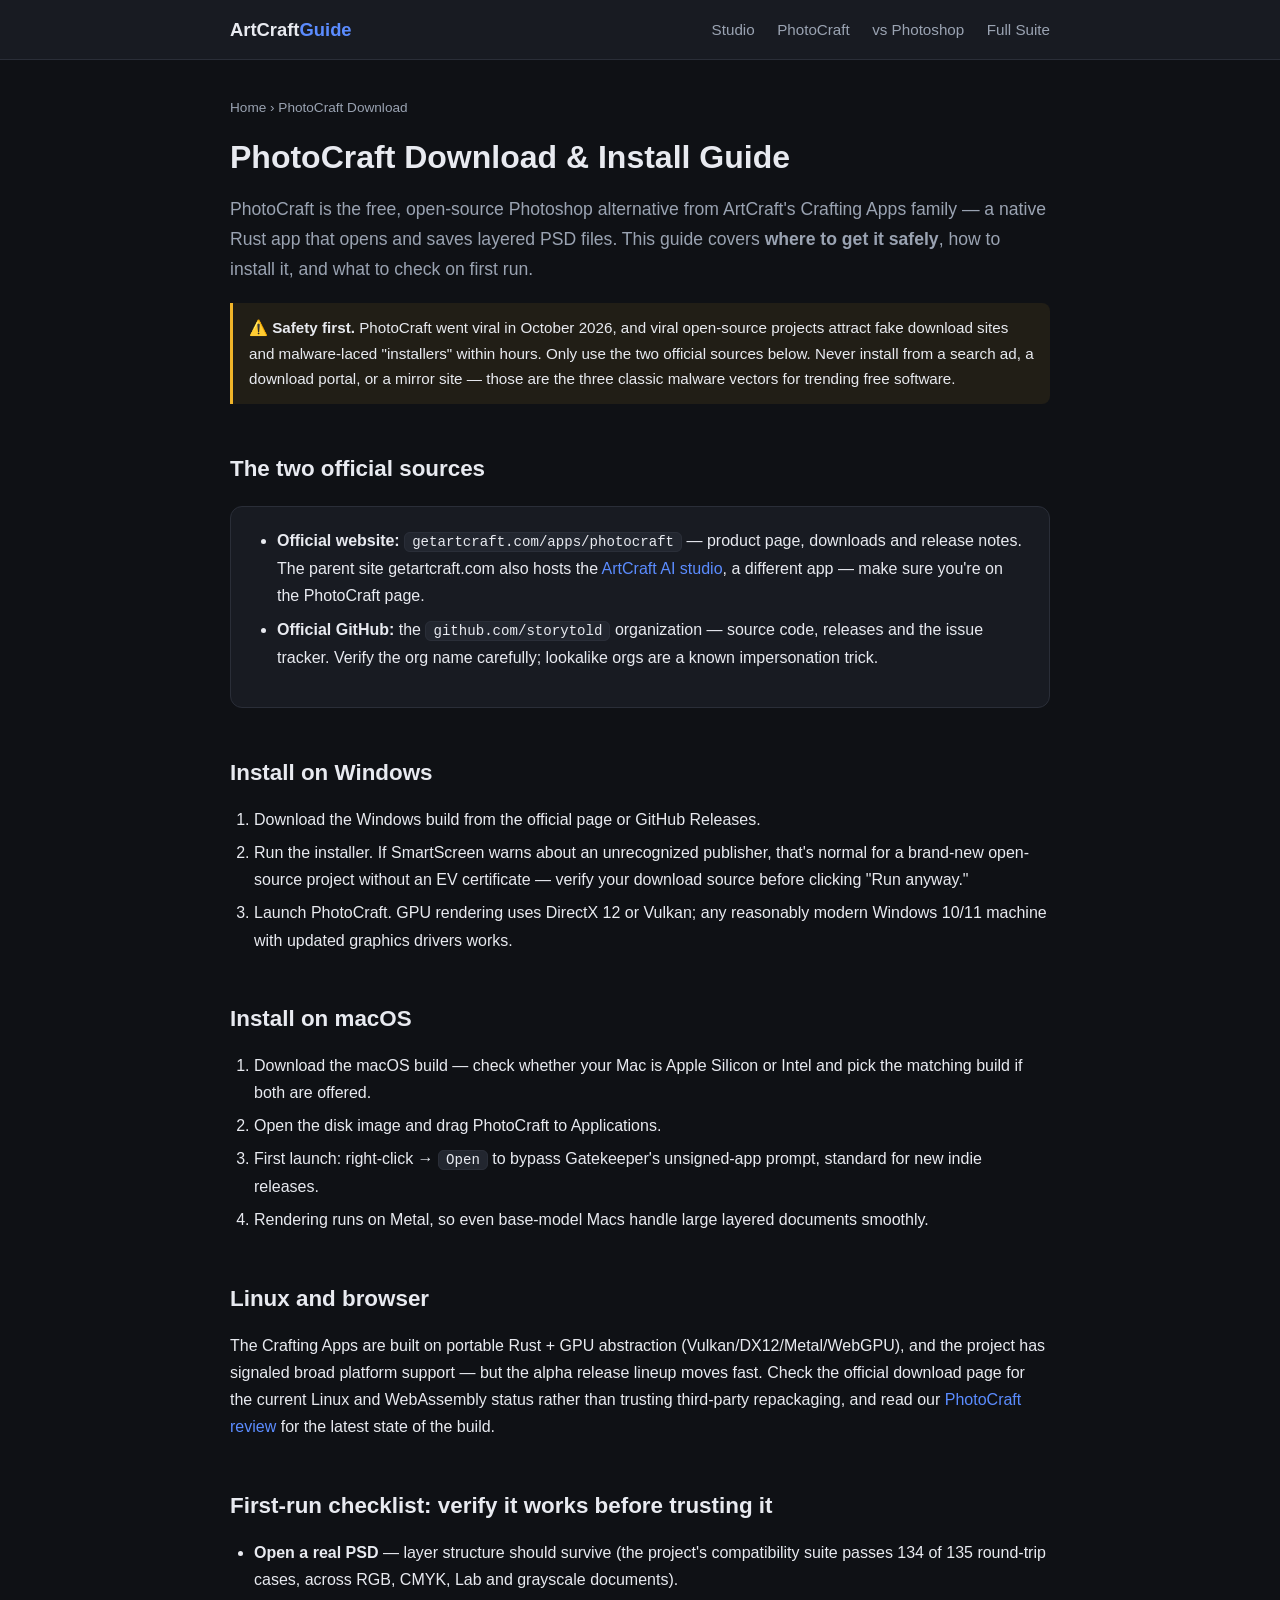
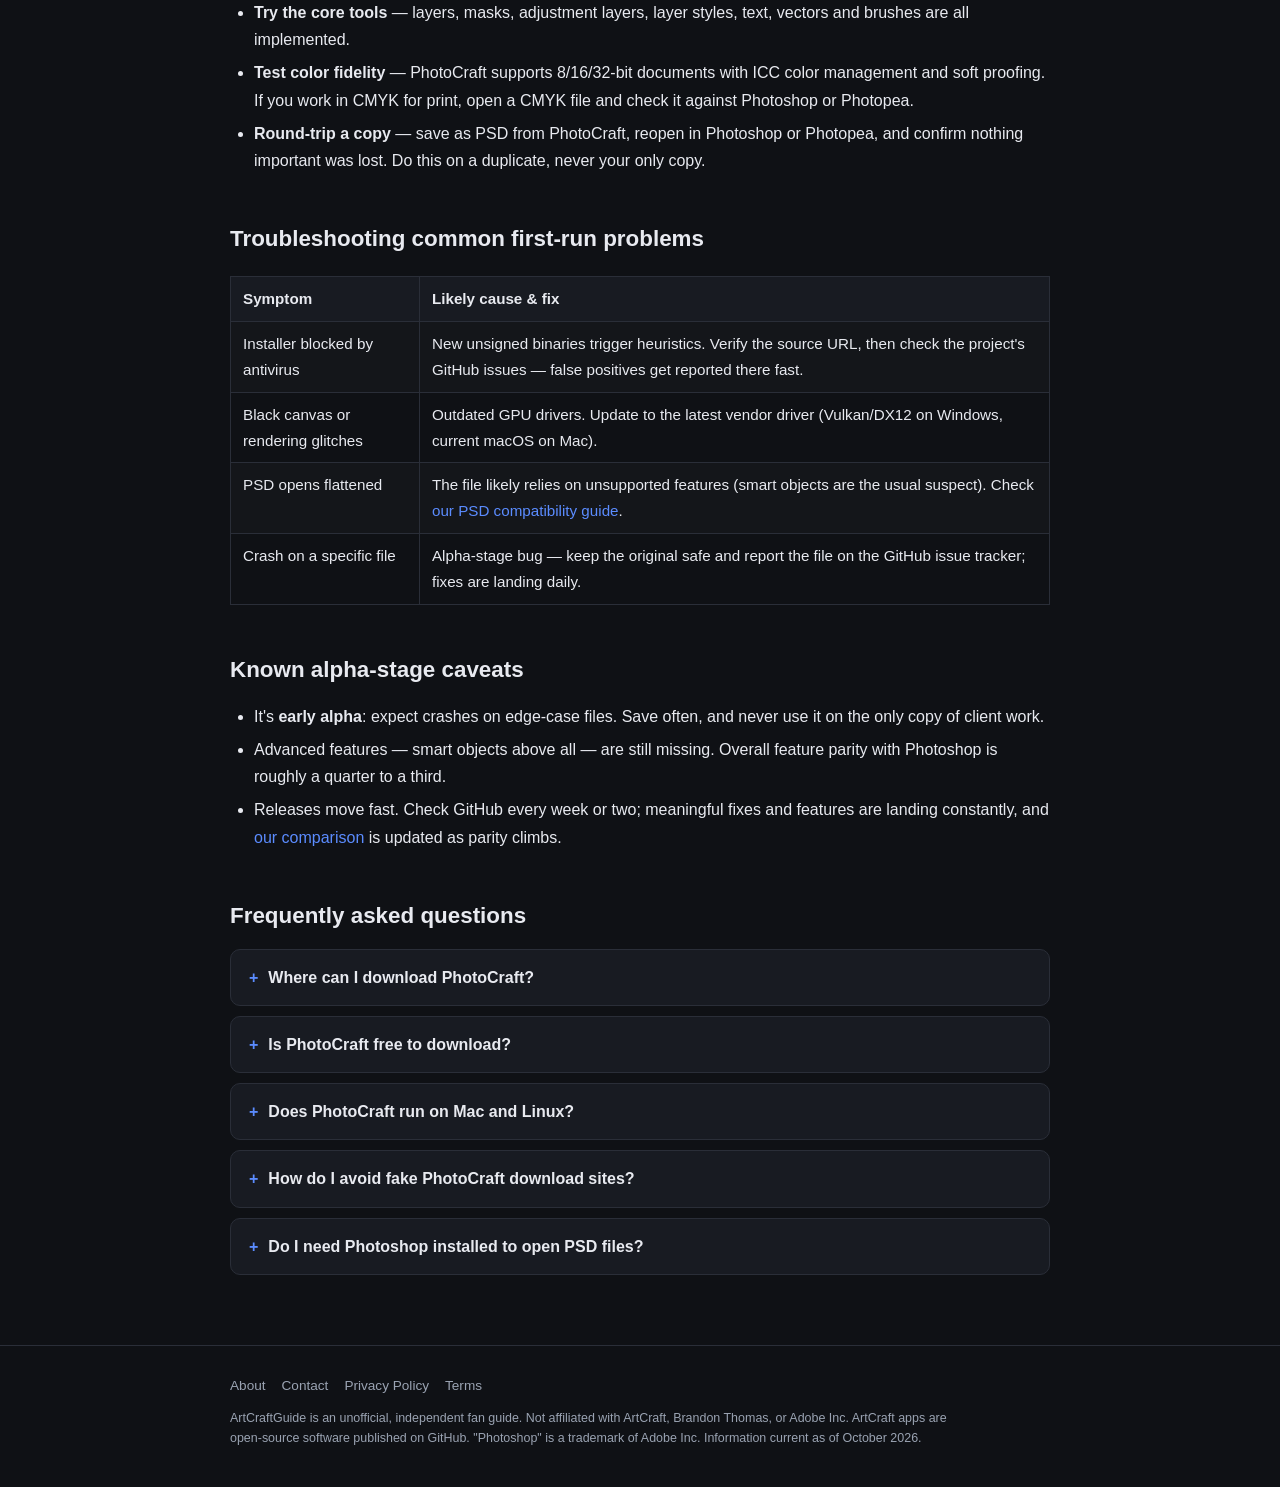
<file: photocraft-download.html>
<!DOCTYPE html>
<html lang="en">
<head>
<meta charset="UTF-8">
<meta name="viewport" content="width=device-width, initial-scale=1.0">
<title>PhotoCraft Download & Install Guide (Win/Mac/Linux)</title>
<meta name="description" content="How to download and install PhotoCraft, the free open-source Photoshop alternative — official sources, install steps, first-run checks and troubleshooting.">
<link rel="canonical" href="https://yili20621-cyber.github.io/artcraft-guide/photocraft-download.html">
<link rel="icon" href="data:image/svg+xml,<svg xmlns='http://www.w3.org/2000/svg' viewBox='0 0 100 100'><text y='.9em' font-size='90'>🎨</text></svg>">
<meta property="og:type" content="article">
<meta property="og:title" content="PhotoCraft Download & Install Guide">
<meta property="og:description" content="Safely download and install PhotoCraft — official sources, install steps, first-run checks and troubleshooting.">
<meta property="og:url" content="https://yili20621-cyber.github.io/artcraft-guide/photocraft-download.html">
<meta property="og:image" content="https://yili20621-cyber.github.io/artcraft-guide/images/artcraft-homepage.jpg">
<meta name="twitter:card" content="summary_large_image">
<meta name="google-site-verification" content="qcSjqYGsympJ9V_Rm7Jsvqtc3agBOfJu8zl4cfnhigA">
<link rel="stylesheet" href="./style.css">
<!-- Google Analytics 4 — REPLACE G-XXXXXXXXXX with your Measurement ID after creating a GA4 property -->
<script async src="https://www.googletagmanager.com/gtag/js?id=G-XXXXXXXXXX"></script>
<script>window.dataLayer=window.dataLayer||[];function gtag(){dataLayer.push(arguments)}gtag('js',new Date());gtag('config','G-XXXXXXXXXX');</script>
<!-- Microsoft Clarity — REPLACE CLARITY_PROJECT_ID after creating a free project at clarity.microsoft.com -->
<script type="text/javascript">(function(c,l,a,r,i,t,y){c[a]=c[a]||function(){(c[a].q=c[a].q||[]).push(arguments)};t=l.createElement(r);t.async=1;t.src="https://www.clarity.ms/tag/"+i;y=l.getElementsByTagName(r)[0];y.parentNode.insertBefore(t,y)})(window,document,"clarity","script","CLARITY_PROJECT_ID");</script>
<script type="application/ld+json">
{"@context":"https://schema.org","@type":"Article","headline":"PhotoCraft Download & Install Guide","datePublished":"2026-10-11","dateModified":"2026-10-11","author":{"@type":"Organization","name":"ArtCraftGuide"},"publisher":{"@type":"Organization","name":"ArtCraftGuide"}}
</script>
<script type="application/ld+json">
{"@context":"https://schema.org","@type":"BreadcrumbList","itemListElement":[{"@type":"ListItem","position":1,"name":"Home","item":"https://yili20621-cyber.github.io/artcraft-guide/"},{"@type":"ListItem","position":2,"name":"PhotoCraft Download","item":"https://yili20621-cyber.github.io/artcraft-guide/photocraft-download.html"}]}
</script>
<script type="application/ld+json">
{"@context":"https://schema.org","@type":"FAQPage","mainEntity":[
{"@type":"Question","name":"Where can I download PhotoCraft?","acceptedAnswer":{"@type":"Answer","text":"PhotoCraft is distributed through the official ArtCraft site at getartcraft.com/apps/photocraft and the official GitHub organization at github.com/storytold. Only use these two sources — viral open-source projects are frequently impersonated by malware sites."}},
{"@type":"Question","name":"Is PhotoCraft free to download?","acceptedAnswer":{"@type":"Answer","text":"Yes. PhotoCraft is completely free with no subscription and no account requirement. It is part of ArtCraft's open-source Crafting Apps family, with source code published on GitHub."}},
{"@type":"Question","name":"Does PhotoCraft run on Mac and Linux?","acceptedAnswer":{"@type":"Answer","text":"PhotoCraft is a native Rust application using Metal on macOS and Vulkan or DirectX 12 on Windows, with WebGPU support for browser environments. Check the official download page for the current list of platform builds, as the alpha release lineup evolves quickly."}},
{"@type":"Question","name":"How do I avoid fake PhotoCraft download sites?","acceptedAnswer":{"@type":"Answer","text":"Only download from getartcraft.com or github.com/storytold. Never run an installer from a search ad, a download-portal mirror, or a link in an unsolicited message — these are the three most common malware vectors for viral free software."}}
]}
</script>
</head>
<body>
<header class="site"><div class="wrap">
<a class="logo" href="./index.html">ArtCraft<span>Guide</span></a>
<nav class="top">
<a href="./artcraft-studio.html">Studio</a>
<a href="./photocraft-download.html">PhotoCraft</a>
<a href="./photocraft-vs-photoshop.html">vs Photoshop</a>
<a href="./artcraft-suite-review.html">Full Suite</a>
</nav>
</div></header>
<main><div class="wrap">
<p class="crumb"><a href="./index.html">Home</a> › PhotoCraft Download</p>

<h1>PhotoCraft Download &amp; Install Guide</h1>
<p class="lede">PhotoCraft is the free, open-source Photoshop alternative from ArtCraft's Crafting Apps family — a native Rust app that opens and saves layered PSD files. This guide covers <strong>where to get it safely</strong>, how to install it, and what to check on first run.</p>

<div class="note">
<strong>⚠️ Safety first.</strong> PhotoCraft went viral in October 2026, and viral open-source projects attract fake download sites and malware-laced "installers" within hours. Only use the two official sources below. Never install from a search ad, a download portal, or a mirror site — those are the three classic malware vectors for trending free software.
</div>

<h2>The two official sources</h2>
<div class="card">
<ul>
<li><strong>Official website:</strong> <code>getartcraft.com/apps/photocraft</code> — product page, downloads and release notes. The parent site getartcraft.com also hosts the <a href="./artcraft-studio.html">ArtCraft AI studio</a>, a different app — make sure you're on the PhotoCraft page.</li>
<li><strong>Official GitHub:</strong> the <code>github.com/storytold</code> organization — source code, releases and the issue tracker. Verify the org name carefully; lookalike orgs are a known impersonation trick.</li>
</ul>
</div>

<h2>Install on Windows</h2>
<ol>
<li>Download the Windows build from the official page or GitHub Releases.</li>
<li>Run the installer. If SmartScreen warns about an unrecognized publisher, that's normal for a brand-new open-source project without an EV certificate — verify your download source before clicking "Run anyway."</li>
<li>Launch PhotoCraft. GPU rendering uses DirectX 12 or Vulkan; any reasonably modern Windows 10/11 machine with updated graphics drivers works.</li>
</ol>

<h2>Install on macOS</h2>
<ol>
<li>Download the macOS build — check whether your Mac is Apple Silicon or Intel and pick the matching build if both are offered.</li>
<li>Open the disk image and drag PhotoCraft to Applications.</li>
<li>First launch: right-click → <kbd>Open</kbd> to bypass Gatekeeper's unsigned-app prompt, standard for new indie releases.</li>
<li>Rendering runs on Metal, so even base-model Macs handle large layered documents smoothly.</li>
</ol>

<h2>Linux and browser</h2>
<p>The Crafting Apps are built on portable Rust + GPU abstraction (Vulkan/DX12/Metal/WebGPU), and the project has signaled broad platform support — but the alpha release lineup moves fast. Check the official download page for the current Linux and WebAssembly status rather than trusting third-party repackaging, and read our <a href="./photocraft-review.html">PhotoCraft review</a> for the latest state of the build.</p>

<h2>First-run checklist: verify it works before trusting it</h2>
<ul>
<li><strong>Open a real PSD</strong> — layer structure should survive (the project's compatibility suite passes 134 of 135 round-trip cases, across RGB, CMYK, Lab and grayscale documents).</li>
<li><strong>Try the core tools</strong> — layers, masks, adjustment layers, layer styles, text, vectors and brushes are all implemented.</li>
<li><strong>Test color fidelity</strong> — PhotoCraft supports 8/16/32-bit documents with ICC color management and soft proofing. If you work in CMYK for print, open a CMYK file and check it against Photoshop or Photopea.</li>
<li><strong>Round-trip a copy</strong> — save as PSD from PhotoCraft, reopen in Photoshop or Photopea, and confirm nothing important was lost. Do this on a duplicate, never your only copy.</li>
</ul>

<h2>Troubleshooting common first-run problems</h2>
<table>
<tr><th>Symptom</th><th>Likely cause &amp; fix</th></tr>
<tr><td>Installer blocked by antivirus</td><td>New unsigned binaries trigger heuristics. Verify the source URL, then check the project's GitHub issues — false positives get reported there fast.</td></tr>
<tr><td>Black canvas or rendering glitches</td><td>Outdated GPU drivers. Update to the latest vendor driver (Vulkan/DX12 on Windows, current macOS on Mac).</td></tr>
<tr><td>PSD opens flattened</td><td>The file likely relies on unsupported features (smart objects are the usual suspect). Check <a href="./photocraft-psd.html">our PSD compatibility guide</a>.</td></tr>
<tr><td>Crash on a specific file</td><td>Alpha-stage bug — keep the original safe and report the file on the GitHub issue tracker; fixes are landing daily.</td></tr>
</table>

<h2>Known alpha-stage caveats</h2>
<ul>
<li>It's <strong>early alpha</strong>: expect crashes on edge-case files. Save often, and never use it on the only copy of client work.</li>
<li>Advanced features — smart objects above all — are still missing. Overall feature parity with Photoshop is roughly a quarter to a third.</li>
<li>Releases move fast. Check GitHub every week or two; meaningful fixes and features are landing constantly, and <a href="./photocraft-vs-photoshop.html">our comparison</a> is updated as parity climbs.</li>
</ul>

<h2>Frequently asked questions</h2>
<div class="faq">
<details><summary>Where can I download PhotoCraft?</summary><p>Only from getartcraft.com/apps/photocraft or the official GitHub org (github.com/storytold). Both are linked and cross-referenced from the official site.</p></details>
<details><summary>Is PhotoCraft free to download?</summary><p>Yes — completely free, no subscription, no account. It's part of ArtCraft's open-source Crafting Apps family.</p></details>
<details><summary>Does PhotoCraft run on Mac and Linux?</summary><p>It's a native Rust app using Metal on macOS and Vulkan/DX12 on Windows, with WebGPU for browser environments. Check the official page for the current platform builds — the alpha lineup evolves quickly.</p></details>
<details><summary>How do I avoid fake PhotoCraft download sites?</summary><p>Use only getartcraft.com and github.com/storytold. Never install from search ads, download portals or mirrors.</p></details>
<details><summary>Do I need Photoshop installed to open PSD files?</summary><p>No. PhotoCraft reads and writes layered PSD/PSB files on its own — that's its headline feature. See <a href="./photocraft-psd.html">how to open PSD files without Photoshop</a>.</p></details>
</div>

</div></main>
<footer class="site"><div class="wrap">
<div><a href="./about.html">About</a><a href="./contact.html">Contact</a><a href="./privacy.html">Privacy Policy</a><a href="./terms.html">Terms</a></div>
<div class="disc">ArtCraftGuide is an unofficial, independent fan guide. Not affiliated with ArtCraft, Brandon Thomas, or Adobe Inc. ArtCraft apps are open-source software published on GitHub. "Photoshop" is a trademark of Adobe Inc. Information current as of October 2026.</div>
</div></footer>
</body>
</html>
</file>
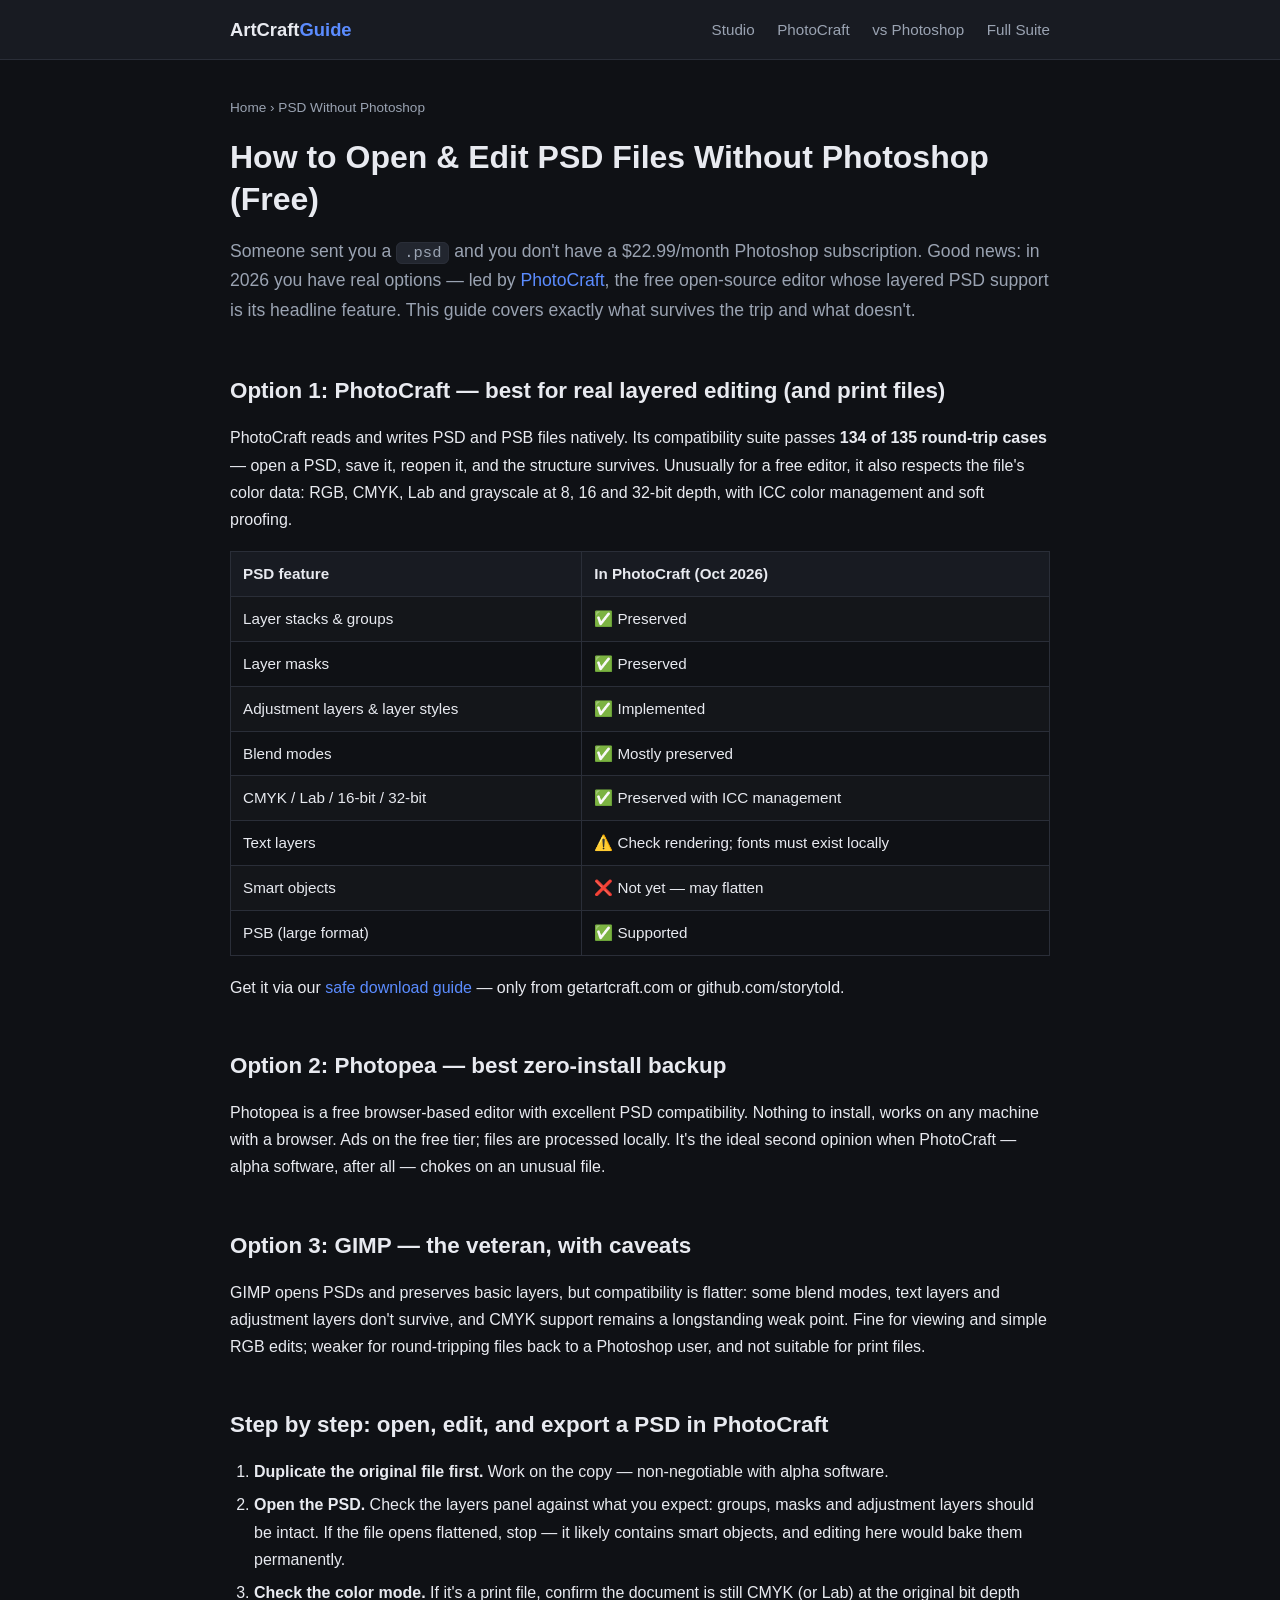
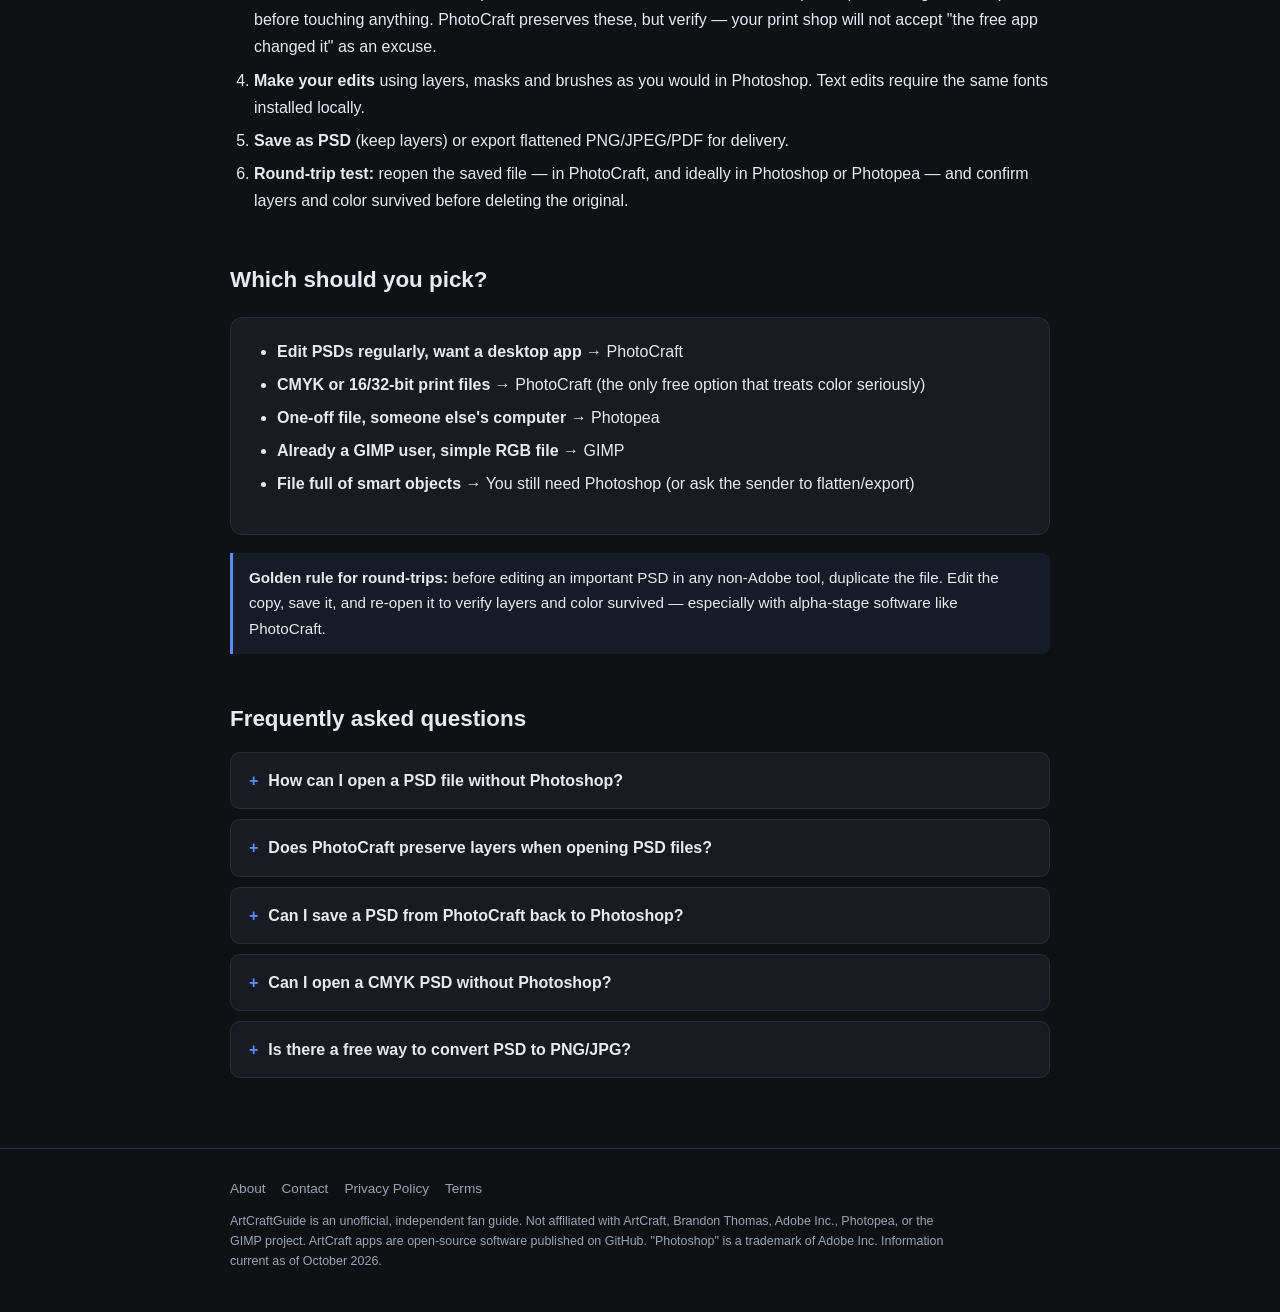
<file: photocraft-psd.html>
<!DOCTYPE html>
<html lang="en">
<head>
<meta charset="UTF-8">
<meta name="viewport" content="width=device-width, initial-scale=1.0">
<title>How to Open & Edit PSD Files Without Photoshop (Free)</title>
<meta name="description" content="Open and edit PSD files free without Photoshop: PhotoCraft's layered PSD support explained — what survives (layers, masks, CMYK), what doesn't (smart objects).">
<link rel="canonical" href="https://yili20621-cyber.github.io/artcraft-guide/photocraft-psd.html">
<link rel="icon" href="data:image/svg+xml,<svg xmlns='http://www.w3.org/2000/svg' viewBox='0 0 100 100'><text y='.9em' font-size='90'>🎨</text></svg>">
<meta property="og:type" content="article">
<meta property="og:title" content="How to Open & Edit PSD Files Without Photoshop (Free)">
<meta property="og:description" content="PhotoCraft's layered PSD support explained — what survives, what doesn't, plus free alternatives compared.">
<meta property="og:url" content="https://yili20621-cyber.github.io/artcraft-guide/photocraft-psd.html">
<meta property="og:image" content="https://yili20621-cyber.github.io/artcraft-guide/images/artcraft-homepage.jpg">
<meta name="twitter:card" content="summary_large_image">
<meta name="google-site-verification" content="qcSjqYGsympJ9V_Rm7Jsvqtc3agBOfJu8zl4cfnhigA">
<link rel="stylesheet" href="./style.css">
<!-- Google Analytics 4 — REPLACE G-XXXXXXXXXX with your Measurement ID after creating a GA4 property -->
<script async src="https://www.googletagmanager.com/gtag/js?id=G-XXXXXXXXXX"></script>
<script>window.dataLayer=window.dataLayer||[];function gtag(){dataLayer.push(arguments)}gtag('js',new Date());gtag('config','G-XXXXXXXXXX');</script>
<!-- Microsoft Clarity — REPLACE CLARITY_PROJECT_ID after creating a free project at clarity.microsoft.com -->
<script type="text/javascript">(function(c,l,a,r,i,t,y){c[a]=c[a]||function(){(c[a].q=c[a].q||[]).push(arguments)};t=l.createElement(r);t.async=1;t.src="https://www.clarity.ms/tag/"+i;y=l.getElementsByTagName(r)[0];y.parentNode.insertBefore(t,y)})(window,document,"clarity","script","CLARITY_PROJECT_ID");</script>
<script type="application/ld+json">
{"@context":"https://schema.org","@type":"Article","headline":"How to Open & Edit PSD Files Without Photoshop","datePublished":"2026-10-11","dateModified":"2026-10-11","author":{"@type":"Organization","name":"ArtCraftGuide"},"publisher":{"@type":"Organization","name":"ArtCraftGuide"}}
</script>
<script type="application/ld+json">
{"@context":"https://schema.org","@type":"BreadcrumbList","itemListElement":[{"@type":"ListItem","position":1,"name":"Home","item":"https://yili20621-cyber.github.io/artcraft-guide/"},{"@type":"ListItem","position":2,"name":"Open PSD Without Photoshop","item":"https://yili20621-cyber.github.io/artcraft-guide/photocraft-psd.html"}]}
</script>
<script type="application/ld+json">
{"@context":"https://schema.org","@type":"FAQPage","mainEntity":[
{"@type":"Question","name":"How can I open a PSD file without Photoshop?","acceptedAnswer":{"@type":"Answer","text":"Free options include PhotoCraft (open-source desktop app with layered PSD read/write, 134/135 round-trip tests passing), Photopea (browser-based), and GIMP (open-source, flatter compatibility). PhotoCraft and Photopea preserve layers best."}},
{"@type":"Question","name":"Does PhotoCraft preserve layers when opening PSD files?","acceptedAnswer":{"@type":"Answer","text":"Yes. PhotoCraft reads layered PSD and PSB files with layer stacks, masks and most blend modes intact, passing 134 of 135 round-trip fidelity tests. It also preserves CMYK, Lab and 16/32-bit color data. Content relying on smart objects may be flattened."}},
{"@type":"Question","name":"Can I save a PSD from PhotoCraft back to Photoshop?","acceptedAnswer":{"@type":"Answer","text":"Yes — PhotoCraft writes PSD files that reopen in Photoshop. For important work, verify the round-trip on a copy of your file first, since alpha-stage software may mishandle edge-case features."}},
{"@type":"Question","name":"Can I open a CMYK PSD without Photoshop?","acceptedAnswer":{"@type":"Answer","text":"Yes — this is where PhotoCraft stands out among free tools. It handles CMYK, Lab and grayscale documents at 8, 16 and 32-bit depth with ICC color management and soft proofing, so print files keep their color data intact."}}
]}
</script>
</head>
<body>
<header class="site"><div class="wrap">
<a class="logo" href="./index.html">ArtCraft<span>Guide</span></a>
<nav class="top">
<a href="./artcraft-studio.html">Studio</a>
<a href="./photocraft-download.html">PhotoCraft</a>
<a href="./photocraft-vs-photoshop.html">vs Photoshop</a>
<a href="./artcraft-suite-review.html">Full Suite</a>
</nav>
</div></header>
<main><div class="wrap">
<p class="crumb"><a href="./index.html">Home</a> › PSD Without Photoshop</p>

<h1>How to Open &amp; Edit PSD Files Without Photoshop (Free)</h1>
<p class="lede">Someone sent you a <code>.psd</code> and you don't have a $22.99/month Photoshop subscription. Good news: in 2026 you have real options — led by <a href="./photocraft-review.html">PhotoCraft</a>, the free open-source editor whose layered PSD support is its headline feature. This guide covers exactly what survives the trip and what doesn't.</p>

<h2>Option 1: PhotoCraft — best for real layered editing (and print files)</h2>
<p>PhotoCraft reads and writes PSD and PSB files natively. Its compatibility suite passes <strong>134 of 135 round-trip cases</strong> — open a PSD, save it, reopen it, and the structure survives. Unusually for a free editor, it also respects the file's color data: RGB, CMYK, Lab and grayscale at 8, 16 and 32-bit depth, with ICC color management and soft proofing.</p>
<table>
<tr><th>PSD feature</th><th>In PhotoCraft (Oct 2026)</th></tr>
<tr><td>Layer stacks &amp; groups</td><td>✅ Preserved</td></tr>
<tr><td>Layer masks</td><td>✅ Preserved</td></tr>
<tr><td>Adjustment layers &amp; layer styles</td><td>✅ Implemented</td></tr>
<tr><td>Blend modes</td><td>✅ Mostly preserved</td></tr>
<tr><td>CMYK / Lab / 16-bit / 32-bit</td><td>✅ Preserved with ICC management</td></tr>
<tr><td>Text layers</td><td>⚠️ Check rendering; fonts must exist locally</td></tr>
<tr><td>Smart objects</td><td>❌ Not yet — may flatten</td></tr>
<tr><td>PSB (large format)</td><td>✅ Supported</td></tr>
</table>
<p>Get it via our <a href="./photocraft-download.html">safe download guide</a> — only from getartcraft.com or github.com/storytold.</p>

<h2>Option 2: Photopea — best zero-install backup</h2>
<p>Photopea is a free browser-based editor with excellent PSD compatibility. Nothing to install, works on any machine with a browser. Ads on the free tier; files are processed locally. It's the ideal second opinion when PhotoCraft — alpha software, after all — chokes on an unusual file.</p>

<h2>Option 3: GIMP — the veteran, with caveats</h2>
<p>GIMP opens PSDs and preserves basic layers, but compatibility is flatter: some blend modes, text layers and adjustment layers don't survive, and CMYK support remains a longstanding weak point. Fine for viewing and simple RGB edits; weaker for round-tripping files back to a Photoshop user, and not suitable for print files.</p>

<h2>Step by step: open, edit, and export a PSD in PhotoCraft</h2>
<ol>
<li><strong>Duplicate the original file first.</strong> Work on the copy — non-negotiable with alpha software.</li>
<li><strong>Open the PSD.</strong> Check the layers panel against what you expect: groups, masks and adjustment layers should be intact. If the file opens flattened, stop — it likely contains smart objects, and editing here would bake them permanently.</li>
<li><strong>Check the color mode.</strong> If it's a print file, confirm the document is still CMYK (or Lab) at the original bit depth before touching anything. PhotoCraft preserves these, but verify — your print shop will not accept "the free app changed it" as an excuse.</li>
<li><strong>Make your edits</strong> using layers, masks and brushes as you would in Photoshop. Text edits require the same fonts installed locally.</li>
<li><strong>Save as PSD</strong> (keep layers) or export flattened PNG/JPEG/PDF for delivery.</li>
<li><strong>Round-trip test:</strong> reopen the saved file — in PhotoCraft, and ideally in Photoshop or Photopea — and confirm layers and color survived before deleting the original.</li>
</ol>

<h2>Which should you pick?</h2>
<div class="card">
<ul>
<li><strong>Edit PSDs regularly, want a desktop app</strong> → PhotoCraft</li>
<li><strong>CMYK or 16/32-bit print files</strong> → PhotoCraft (the only free option that treats color seriously)</li>
<li><strong>One-off file, someone else's computer</strong> → Photopea</li>
<li><strong>Already a GIMP user, simple RGB file</strong> → GIMP</li>
<li><strong>File full of smart objects</strong> → You still need Photoshop (or ask the sender to flatten/export)</li>
</ul>
</div>

<div class="note blue">
<strong>Golden rule for round-trips:</strong> before editing an important PSD in any non-Adobe tool, duplicate the file. Edit the copy, save it, and re-open it to verify layers and color survived — especially with alpha-stage software like PhotoCraft.
</div>

<h2>Frequently asked questions</h2>
<div class="faq">
<details><summary>How can I open a PSD file without Photoshop?</summary><p>Use PhotoCraft (free, open-source, layered PSD read/write), Photopea (free, browser-based), or GIMP (free, flatter compatibility). PhotoCraft and Photopea preserve layers best.</p></details>
<details><summary>Does PhotoCraft preserve layers when opening PSD files?</summary><p>Yes — layer stacks, masks and most blend modes survive; 134/135 round-trip tests pass, including CMYK and 16/32-bit files. Smart objects may flatten.</p></details>
<details><summary>Can I save a PSD from PhotoCraft back to Photoshop?</summary><p>Yes. PhotoCraft writes PSDs that reopen in Photoshop. Verify the round-trip on a copy of important files first.</p></details>
<details><summary>Can I open a CMYK PSD without Photoshop?</summary><p>Yes — PhotoCraft handles CMYK, Lab and grayscale at 8/16/32-bit with ICC management and soft proofing, so print files keep their color data.</p></details>
<details><summary>Is there a free way to convert PSD to PNG/JPG?</summary><p>All three tools above export flattened PNG/JPG. PhotoCraft's text/vector layers rasterize on export; Photopea is fastest for a one-off conversion in the browser.</p></details>
</div>

</div></main>
<footer class="site"><div class="wrap">
<div><a href="./about.html">About</a><a href="./contact.html">Contact</a><a href="./privacy.html">Privacy Policy</a><a href="./terms.html">Terms</a></div>
<div class="disc">ArtCraftGuide is an unofficial, independent fan guide. Not affiliated with ArtCraft, Brandon Thomas, Adobe Inc., Photopea, or the GIMP project. ArtCraft apps are open-source software published on GitHub. "Photoshop" is a trademark of Adobe Inc. Information current as of October 2026.</div>
</div></footer>
</body>
</html>
</file>
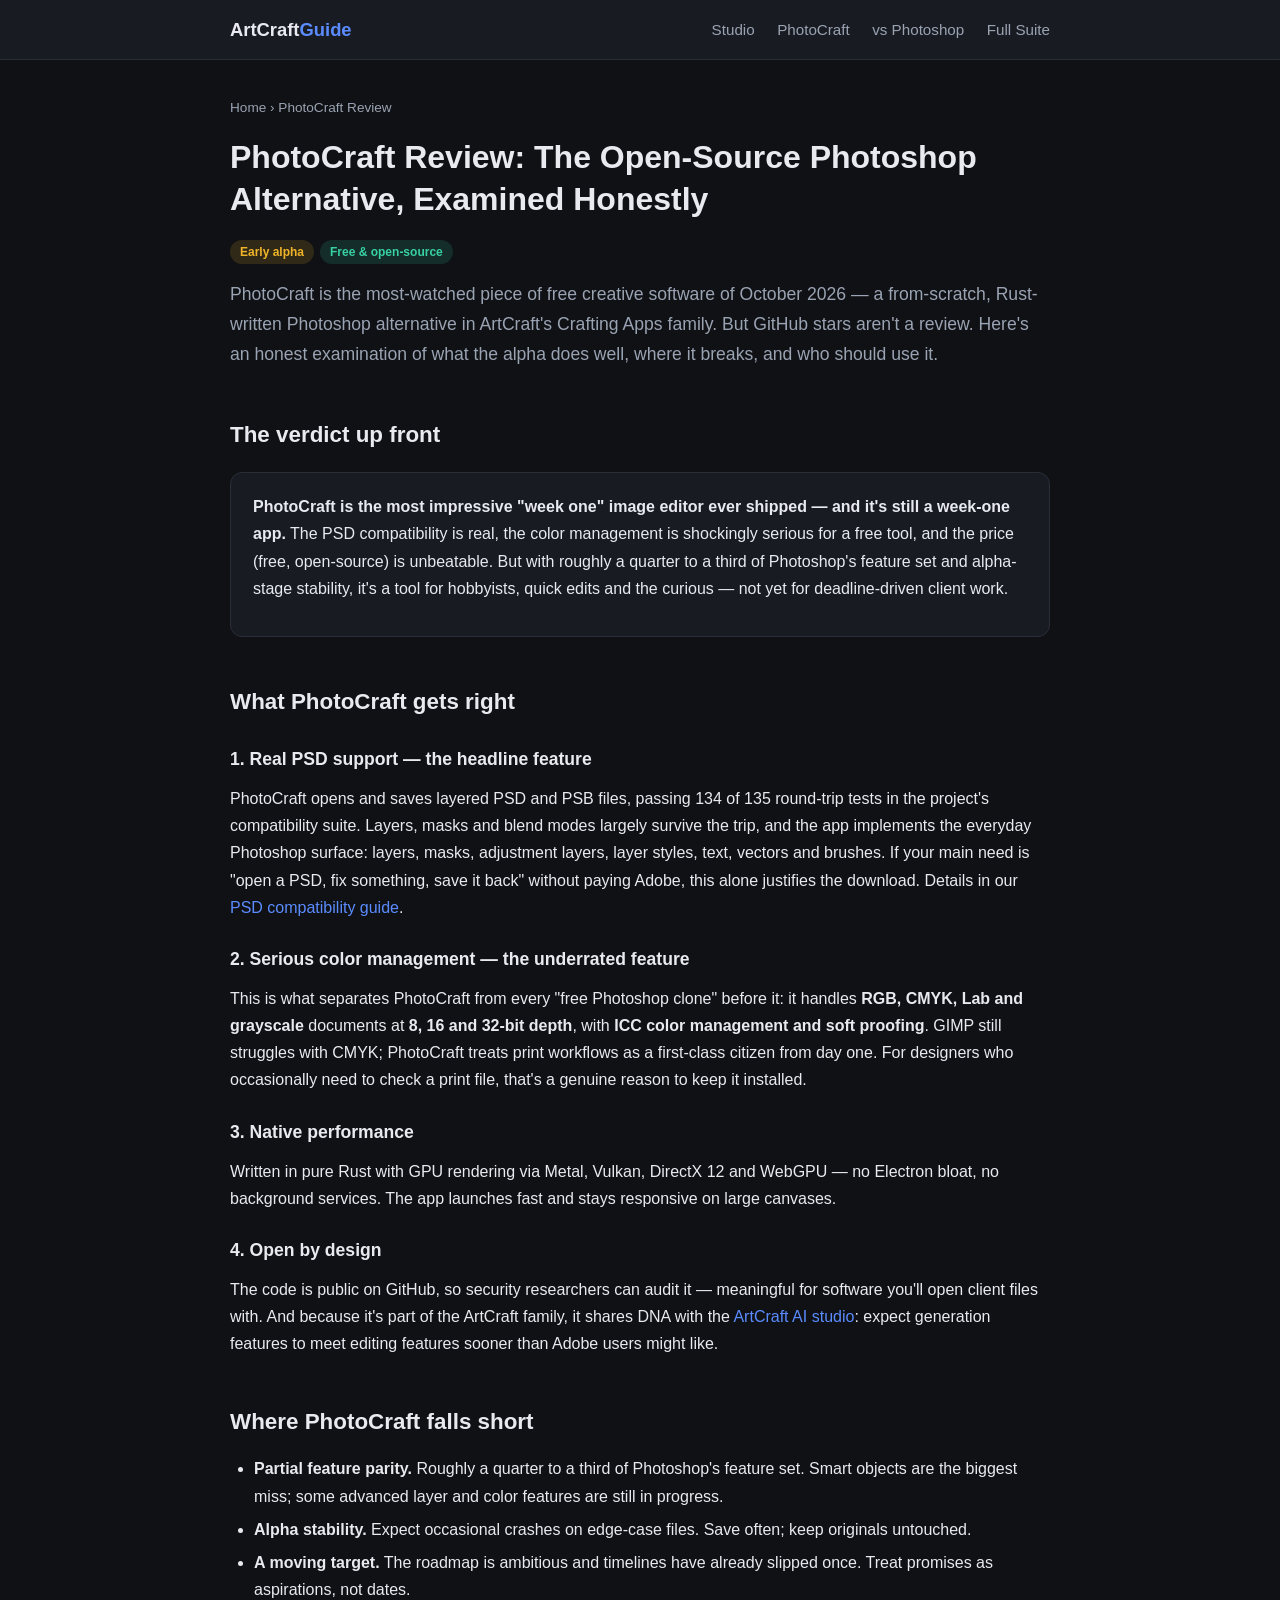
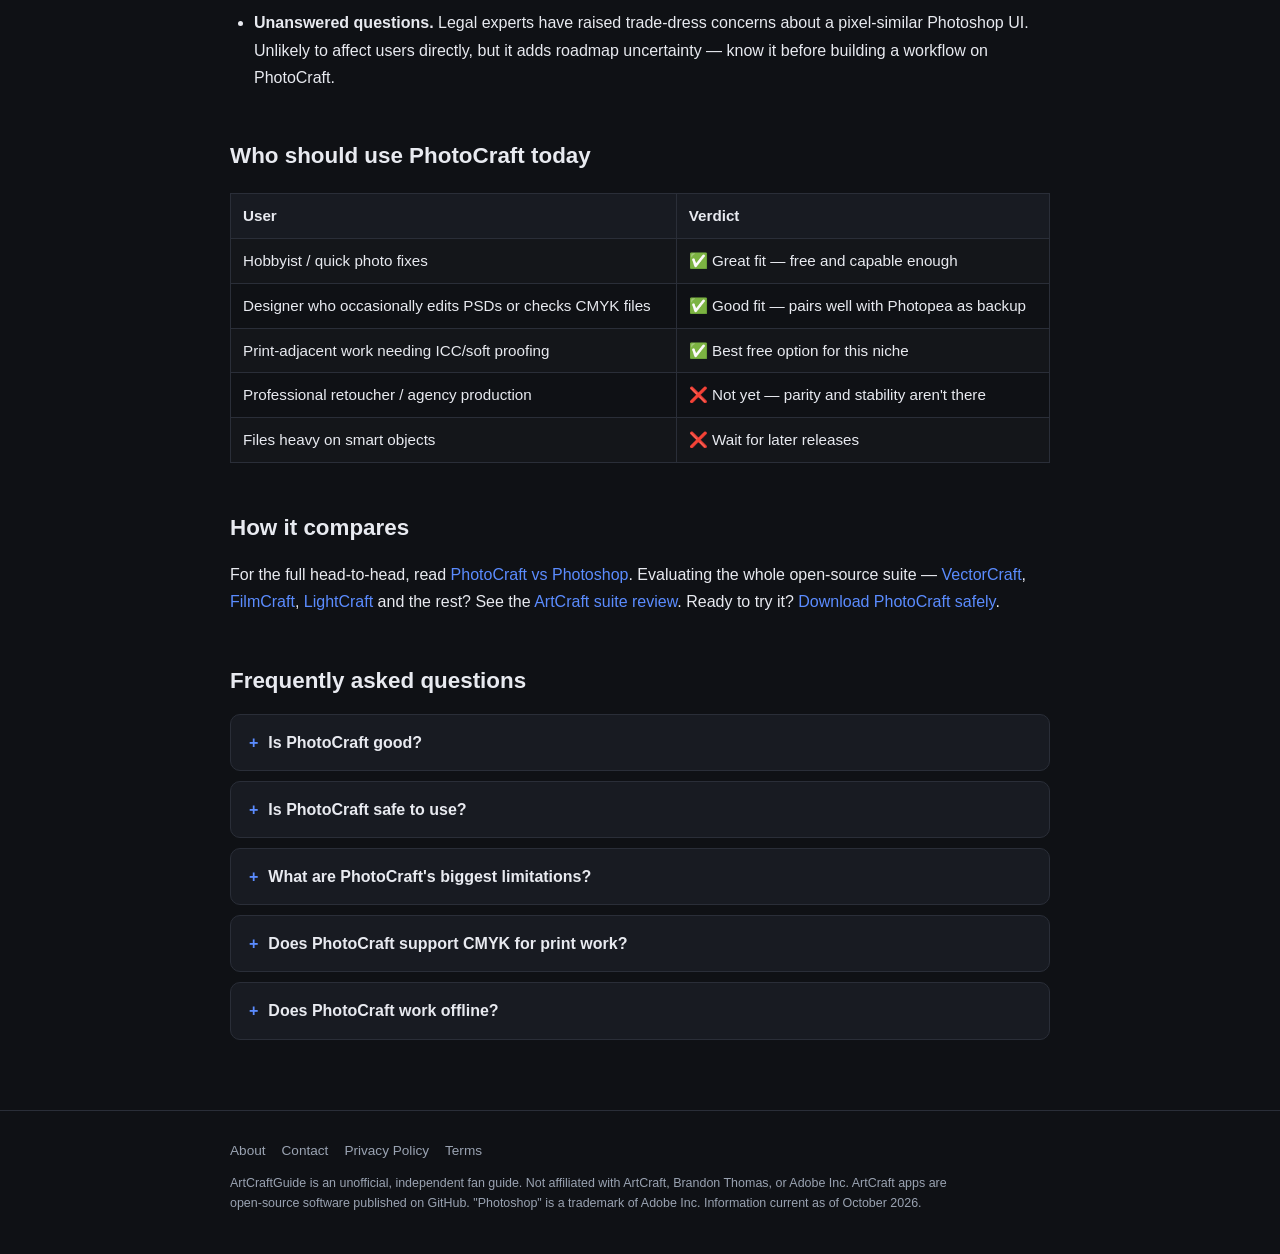
<file: photocraft-review.html>
<!DOCTYPE html>
<html lang="en">
<head>
<meta charset="UTF-8">
<meta name="viewport" content="width=device-width, initial-scale=1.0">
<title>PhotoCraft Review: Free Photoshop Alternative, Tested</title>
<meta name="description" content="PhotoCraft review: the open-source Photoshop alternative examined. Layered PSD, CMYK/ICC color, native speed — but early alpha. What works and what doesn't.">
<link rel="canonical" href="https://yili20621-cyber.github.io/artcraft-guide/photocraft-review.html">
<link rel="icon" href="data:image/svg+xml,<svg xmlns='http://www.w3.org/2000/svg' viewBox='0 0 100 100'><text y='.9em' font-size='90'>🎨</text></svg>">
<meta property="og:type" content="article">
<meta property="og:title" content="PhotoCraft Review: Free Photoshop Alternative, Tested">
<meta property="og:description" content="Layered PSD, CMYK/ICC color, native Rust speed — but early alpha. What works in PhotoCraft and what doesn't.">
<meta property="og:url" content="https://yili20621-cyber.github.io/artcraft-guide/photocraft-review.html">
<meta property="og:image" content="https://yili20621-cyber.github.io/artcraft-guide/images/artcraft-homepage.jpg">
<meta name="twitter:card" content="summary_large_image">
<meta name="google-site-verification" content="qcSjqYGsympJ9V_Rm7Jsvqtc3agBOfJu8zl4cfnhigA">
<link rel="stylesheet" href="./style.css">
<!-- Google Analytics 4 — REPLACE G-XXXXXXXXXX with your Measurement ID after creating a GA4 property -->
<script async src="https://www.googletagmanager.com/gtag/js?id=G-XXXXXXXXXX"></script>
<script>window.dataLayer=window.dataLayer||[];function gtag(){dataLayer.push(arguments)}gtag('js',new Date());gtag('config','G-XXXXXXXXXX');</script>
<!-- Microsoft Clarity — REPLACE CLARITY_PROJECT_ID after creating a free project at clarity.microsoft.com -->
<script type="text/javascript">(function(c,l,a,r,i,t,y){c[a]=c[a]||function(){(c[a].q=c[a].q||[]).push(arguments)};t=l.createElement(r);t.async=1;t.src="https://www.clarity.ms/tag/"+i;y=l.getElementsByTagName(r)[0];y.parentNode.insertBefore(t,y)})(window,document,"clarity","script","CLARITY_PROJECT_ID");</script>
<script type="application/ld+json">
{"@context":"https://schema.org","@type":"Article","headline":"PhotoCraft Review: Free Photoshop Alternative, Tested","datePublished":"2026-10-11","dateModified":"2026-10-11","author":{"@type":"Organization","name":"ArtCraftGuide"},"publisher":{"@type":"Organization","name":"ArtCraftGuide"}}
</script>
<script type="application/ld+json">
{"@context":"https://schema.org","@type":"BreadcrumbList","itemListElement":[{"@type":"ListItem","position":1,"name":"Home","item":"https://yili20621-cyber.github.io/artcraft-guide/"},{"@type":"ListItem","position":2,"name":"PhotoCraft Review","item":"https://yili20621-cyber.github.io/artcraft-guide/photocraft-review.html"}]}
</script>
<script type="application/ld+json">
{"@context":"https://schema.org","@type":"FAQPage","mainEntity":[
{"@type":"Question","name":"Is PhotoCraft good?","acceptedAnswer":{"@type":"Answer","text":"For an early alpha, PhotoCraft is remarkably capable: layered PSD/PSB read and write, masks, adjustment layers, layer styles, text, vectors and brushes, CMYK/Lab support with ICC color management, and native Rust performance. But with roughly a quarter to a third of Photoshop's feature set, it suits hobbyists and quick edits rather than professional production."}},
{"@type":"Question","name":"Is PhotoCraft safe to use?","acceptedAnswer":{"@type":"Answer","text":"The software is open-source, so its code can be audited by anyone. The main safety risk is fake download sites impersonating the project — only download from getartcraft.com or github.com/storytold. As alpha software, also expect instability and keep backups of important files."}},
{"@type":"Question","name":"What are PhotoCraft's biggest limitations?","acceptedAnswer":{"@type":"Answer","text":"As of October 2026: no smart objects, incomplete coverage of Photoshop's deepest features, and general alpha-stage instability. Feature parity is roughly a quarter to a third of Photoshop."}},
{"@type":"Question","name":"Does PhotoCraft support CMYK for print work?","acceptedAnswer":{"@type":"Answer","text":"Yes — unusually for a free editor, PhotoCraft handles RGB, CMYK, Lab and grayscale documents in 8, 16 and 32-bit depth, with ICC color management and soft proofing. That makes it interesting for print-adjacent tasks that GIMP handles poorly."}}
]}
</script>
</head>
<body>
<header class="site"><div class="wrap">
<a class="logo" href="./index.html">ArtCraft<span>Guide</span></a>
<nav class="top">
<a href="./artcraft-studio.html">Studio</a>
<a href="./photocraft-download.html">PhotoCraft</a>
<a href="./photocraft-vs-photoshop.html">vs Photoshop</a>
<a href="./artcraft-suite-review.html">Full Suite</a>
</nav>
</div></header>
<main><div class="wrap">
<p class="crumb"><a href="./index.html">Home</a> › PhotoCraft Review</p>

<h1>PhotoCraft Review: The Open-Source Photoshop Alternative, Examined Honestly</h1>
<p class="lede"><span class="tag alpha">Early alpha</span><span class="tag free">Free &amp; open-source</span></p>
<p class="lede">PhotoCraft is the most-watched piece of free creative software of October 2026 — a from-scratch, Rust-written Photoshop alternative in ArtCraft's Crafting Apps family. But GitHub stars aren't a review. Here's an honest examination of what the alpha does well, where it breaks, and who should use it.</p>

<h2>The verdict up front</h2>
<div class="card">
<p><strong>PhotoCraft is the most impressive "week one" image editor ever shipped — and it's still a week-one app.</strong> The PSD compatibility is real, the color management is shockingly serious for a free tool, and the price (free, open-source) is unbeatable. But with roughly a quarter to a third of Photoshop's feature set and alpha-stage stability, it's a tool for hobbyists, quick edits and the curious — not yet for deadline-driven client work.</p>
</div>

<h2>What PhotoCraft gets right</h2>
<h3>1. Real PSD support — the headline feature</h3>
<p>PhotoCraft opens and saves layered PSD and PSB files, passing 134 of 135 round-trip tests in the project's compatibility suite. Layers, masks and blend modes largely survive the trip, and the app implements the everyday Photoshop surface: layers, masks, adjustment layers, layer styles, text, vectors and brushes. If your main need is "open a PSD, fix something, save it back" without paying Adobe, this alone justifies the download. Details in our <a href="./photocraft-psd.html">PSD compatibility guide</a>.</p>
<h3>2. Serious color management — the underrated feature</h3>
<p>This is what separates PhotoCraft from every "free Photoshop clone" before it: it handles <strong>RGB, CMYK, Lab and grayscale</strong> documents at <strong>8, 16 and 32-bit depth</strong>, with <strong>ICC color management and soft proofing</strong>. GIMP still struggles with CMYK; PhotoCraft treats print workflows as a first-class citizen from day one. For designers who occasionally need to check a print file, that's a genuine reason to keep it installed.</p>
<h3>3. Native performance</h3>
<p>Written in pure Rust with GPU rendering via Metal, Vulkan, DirectX 12 and WebGPU — no Electron bloat, no background services. The app launches fast and stays responsive on large canvases.</p>
<h3>4. Open by design</h3>
<p>The code is public on GitHub, so security researchers can audit it — meaningful for software you'll open client files with. And because it's part of the ArtCraft family, it shares DNA with the <a href="./artcraft-studio.html">ArtCraft AI studio</a>: expect generation features to meet editing features sooner than Adobe users might like.</p>

<h2>Where PhotoCraft falls short</h2>
<ul>
<li><strong>Partial feature parity.</strong> Roughly a quarter to a third of Photoshop's feature set. Smart objects are the biggest miss; some advanced layer and color features are still in progress.</li>
<li><strong>Alpha stability.</strong> Expect occasional crashes on edge-case files. Save often; keep originals untouched.</li>
<li><strong>A moving target.</strong> The roadmap is ambitious and timelines have already slipped once. Treat promises as aspirations, not dates.</li>
<li><strong>Unanswered questions.</strong> Legal experts have raised trade-dress concerns about a pixel-similar Photoshop UI. Unlikely to affect users directly, but it adds roadmap uncertainty — know it before building a workflow on PhotoCraft.</li>
</ul>

<h2>Who should use PhotoCraft today</h2>
<table>
<tr><th>User</th><th>Verdict</th></tr>
<tr><td>Hobbyist / quick photo fixes</td><td>✅ Great fit — free and capable enough</td></tr>
<tr><td>Designer who occasionally edits PSDs or checks CMYK files</td><td>✅ Good fit — pairs well with Photopea as backup</td></tr>
<tr><td>Print-adjacent work needing ICC/soft proofing</td><td>✅ Best free option for this niche</td></tr>
<tr><td>Professional retoucher / agency production</td><td>❌ Not yet — parity and stability aren't there</td></tr>
<tr><td>Files heavy on smart objects</td><td>❌ Wait for later releases</td></tr>
</table>

<h2>How it compares</h2>
<p>For the full head-to-head, read <a href="./photocraft-vs-photoshop.html">PhotoCraft vs Photoshop</a>. Evaluating the whole open-source suite — <a href="./vectorcraft.html">VectorCraft</a>, <a href="./filmcraft.html">FilmCraft</a>, <a href="./lightcraft.html">LightCraft</a> and the rest? See the <a href="./artcraft-suite-review.html">ArtCraft suite review</a>. Ready to try it? <a href="./photocraft-download.html">Download PhotoCraft safely</a>.</p>

<h2>Frequently asked questions</h2>
<div class="faq">
<details><summary>Is PhotoCraft good?</summary><p>For an early alpha, yes — layered PSD read/write, CMYK/ICC color management, native Rust speed, free and open-source. But at roughly a third of Photoshop's feature set, it suits hobbyists and quick edits rather than professional production.</p></details>
<details><summary>Is PhotoCraft safe to use?</summary><p>The code is open-source and auditable. The real risk is fake download sites — only use getartcraft.com or github.com/storytold. As alpha software, keep backups of important files.</p></details>
<details><summary>What are PhotoCraft's biggest limitations?</summary><p>No smart objects, incomplete advanced features, and alpha-stage instability — roughly a quarter to a third of Photoshop's feature set as of October 2026.</p></details>
<details><summary>Does PhotoCraft support CMYK for print work?</summary><p>Yes — RGB, CMYK, Lab and grayscale at 8/16/32-bit, with ICC color management and soft proofing. A standout among free editors.</p></details>
<details><summary>Does PhotoCraft work offline?</summary><p>Yes — it's a native desktop app with no account requirement and no cloud dependency.</p></details>
</div>

</div></main>
<footer class="site"><div class="wrap">
<div><a href="./about.html">About</a><a href="./contact.html">Contact</a><a href="./privacy.html">Privacy Policy</a><a href="./terms.html">Terms</a></div>
<div class="disc">ArtCraftGuide is an unofficial, independent fan guide. Not affiliated with ArtCraft, Brandon Thomas, or Adobe Inc. ArtCraft apps are open-source software published on GitHub. "Photoshop" is a trademark of Adobe Inc. Information current as of October 2026.</div>
</div></footer>
</body>
</html>
</file>
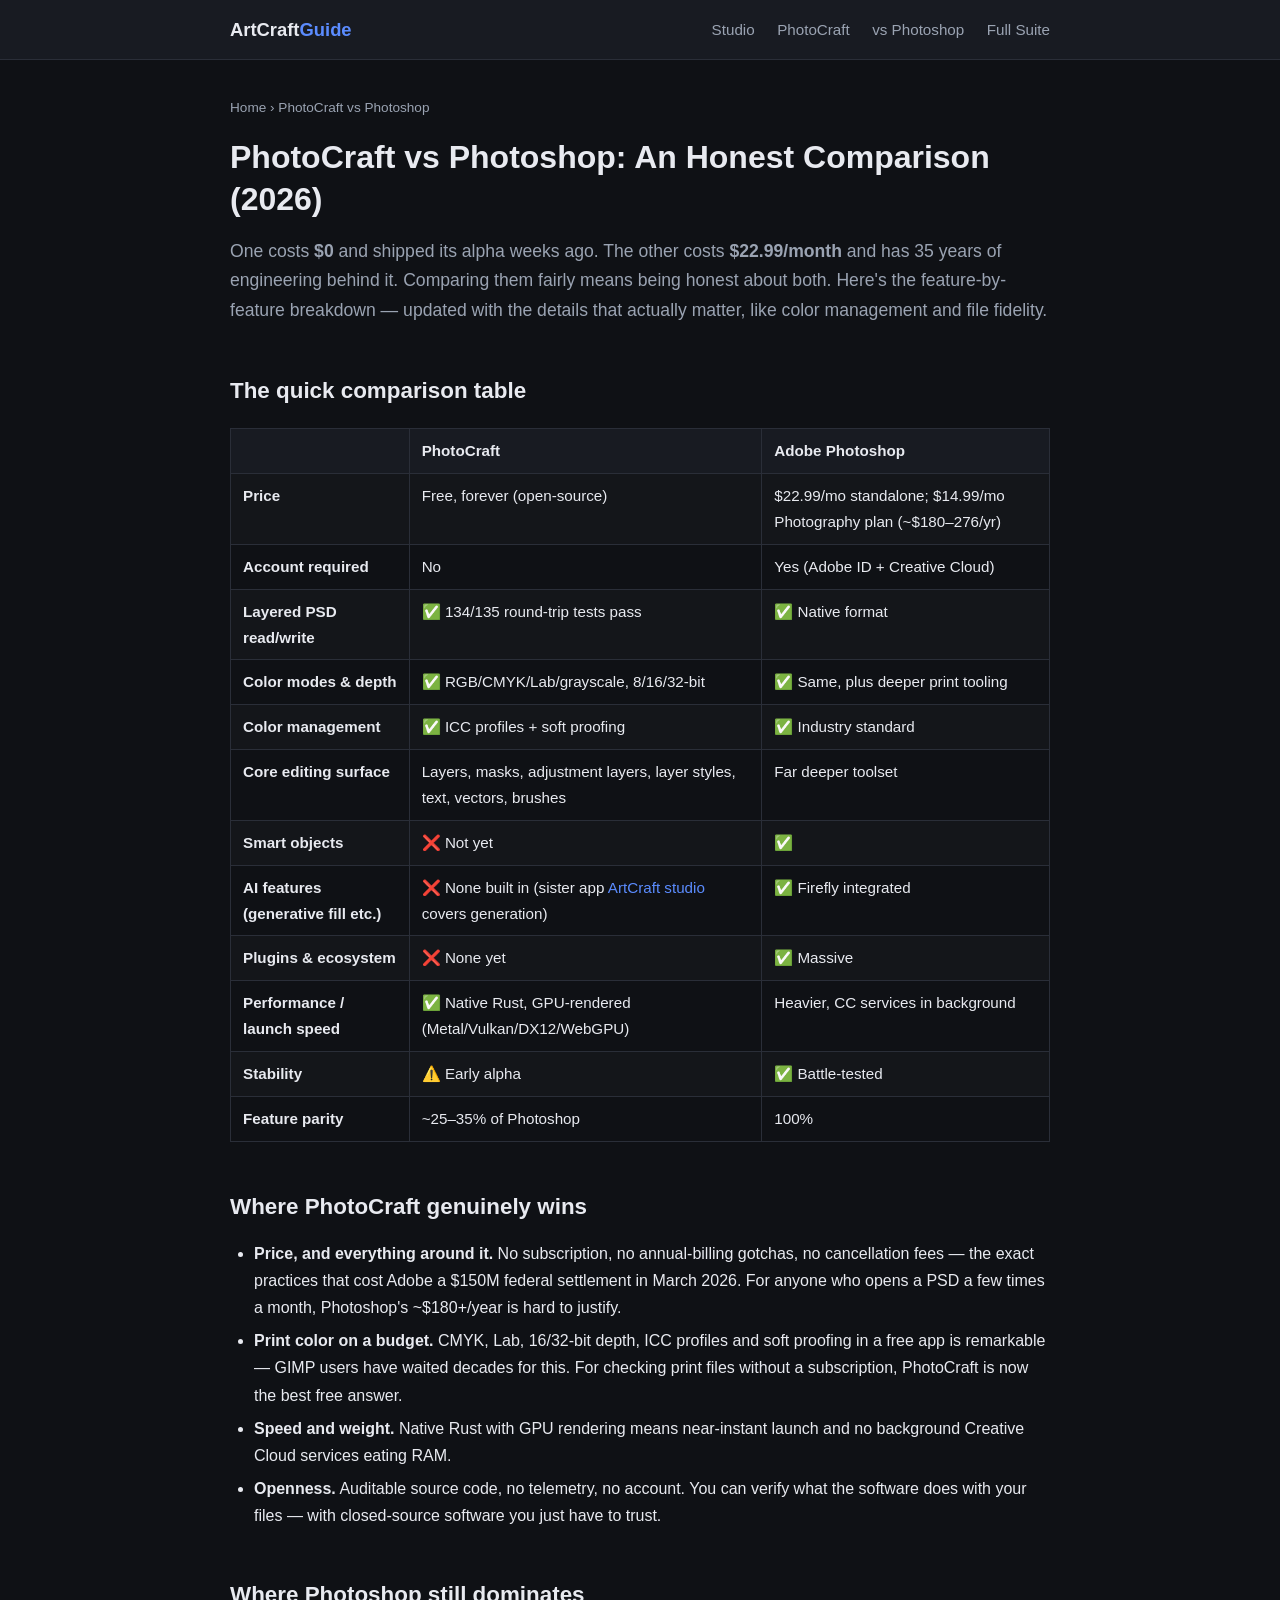
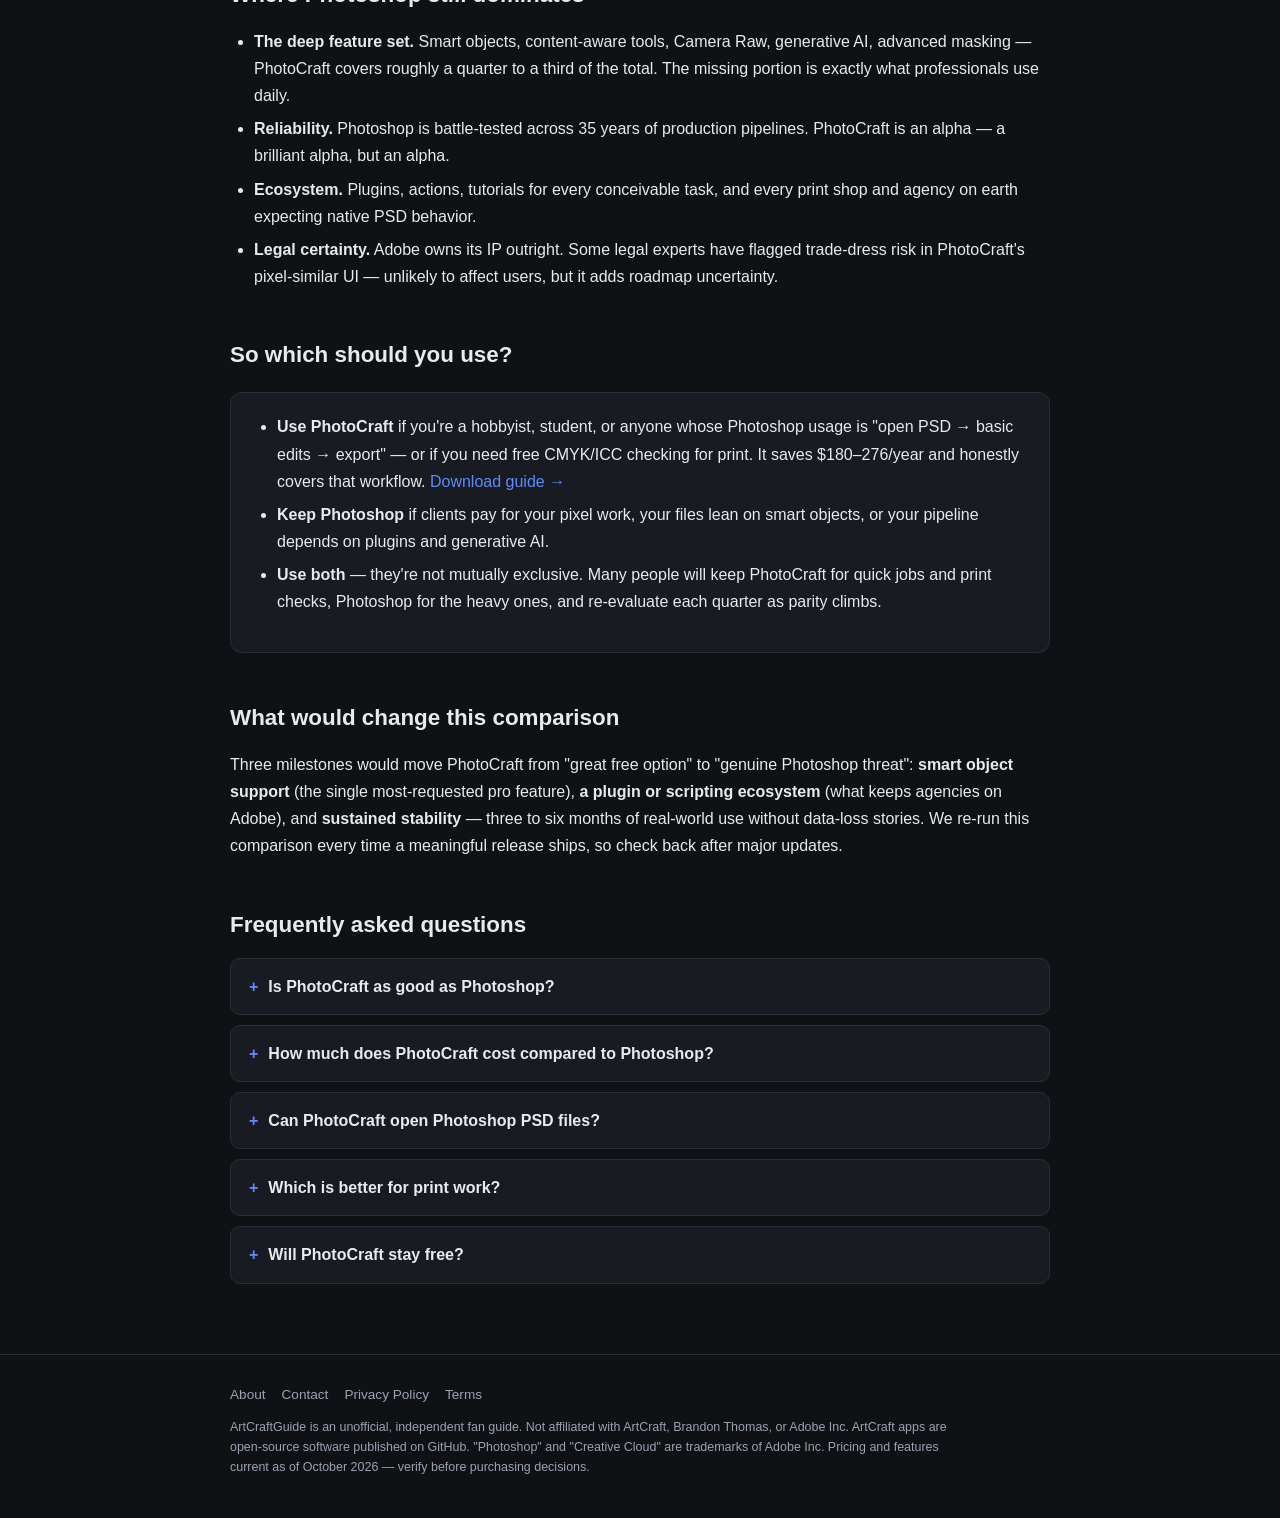
<file: photocraft-vs-photoshop.html>
<!DOCTYPE html>
<html lang="en">
<head>
<meta charset="UTF-8">
<meta name="viewport" content="width=device-width, initial-scale=1.0">
<title>PhotoCraft vs Photoshop (2026): Honest Comparison</title>
<meta name="description" content="PhotoCraft vs Photoshop: price ($0 vs $22.99/mo), PSD support, CMYK color, performance. Where the free open-source app wins — and where Photoshop dominates.">
<link rel="canonical" href="https://yili20621-cyber.github.io/artcraft-guide/photocraft-vs-photoshop.html">
<link rel="icon" href="data:image/svg+xml,<svg xmlns='http://www.w3.org/2000/svg' viewBox='0 0 100 100'><text y='.9em' font-size='90'>🎨</text></svg>">
<meta property="og:type" content="article">
<meta property="og:title" content="PhotoCraft vs Photoshop: Honest Comparison">
<meta property="og:description" content="Price, PSD support, CMYK color, tools, performance — where the free open-source app wins and where Photoshop still dominates.">
<meta property="og:url" content="https://yili20621-cyber.github.io/artcraft-guide/photocraft-vs-photoshop.html">
<meta property="og:image" content="https://yili20621-cyber.github.io/artcraft-guide/images/artcraft-homepage.jpg">
<meta name="twitter:card" content="summary_large_image">
<meta name="google-site-verification" content="qcSjqYGsympJ9V_Rm7Jsvqtc3agBOfJu8zl4cfnhigA">
<link rel="stylesheet" href="./style.css">
<!-- Google Analytics 4 — REPLACE G-XXXXXXXXXX with your Measurement ID after creating a GA4 property -->
<script async src="https://www.googletagmanager.com/gtag/js?id=G-XXXXXXXXXX"></script>
<script>window.dataLayer=window.dataLayer||[];function gtag(){dataLayer.push(arguments)}gtag('js',new Date());gtag('config','G-XXXXXXXXXX');</script>
<!-- Microsoft Clarity — REPLACE CLARITY_PROJECT_ID after creating a free project at clarity.microsoft.com -->
<script type="text/javascript">(function(c,l,a,r,i,t,y){c[a]=c[a]||function(){(c[a].q=c[a].q||[]).push(arguments)};t=l.createElement(r);t.async=1;t.src="https://www.clarity.ms/tag/"+i;y=l.getElementsByTagName(r)[0];y.parentNode.insertBefore(t,y)})(window,document,"clarity","script","CLARITY_PROJECT_ID");</script>
<script type="application/ld+json">
{"@context":"https://schema.org","@type":"Article","headline":"PhotoCraft vs Photoshop: Honest Comparison","datePublished":"2026-10-11","dateModified":"2026-10-11","author":{"@type":"Organization","name":"ArtCraftGuide"},"publisher":{"@type":"Organization","name":"ArtCraftGuide"}}
</script>
<script type="application/ld+json">
{"@context":"https://schema.org","@type":"BreadcrumbList","itemListElement":[{"@type":"ListItem","position":1,"name":"Home","item":"https://yili20621-cyber.github.io/artcraft-guide/"},{"@type":"ListItem","position":2,"name":"PhotoCraft vs Photoshop","item":"https://yili20621-cyber.github.io/artcraft-guide/photocraft-vs-photoshop.html"}]}
</script>
<script type="application/ld+json">
{"@context":"https://schema.org","@type":"FAQPage","mainEntity":[
{"@type":"Question","name":"Is PhotoCraft as good as Photoshop?","acceptedAnswer":{"@type":"Answer","text":"No — not yet. PhotoCraft reaches roughly a quarter to a third of Photoshop's feature set as of October 2026. It matches Photoshop for basic layered editing and even beats it on launch speed and price, but lacks smart objects, generative AI features and decades of ecosystem plugins."}},
{"@type":"Question","name":"How much does PhotoCraft cost compared to Photoshop?","acceptedAnswer":{"@type":"Answer","text":"PhotoCraft is completely free and open-source. Photoshop costs $22.99/month standalone or $14.99/month via the Photography plan (raised from $9.99), typically billed annually — roughly $180–$276 per year."}},
{"@type":"Question","name":"Can PhotoCraft open Photoshop PSD files?","acceptedAnswer":{"@type":"Answer","text":"Yes. PhotoCraft opens and saves layered PSD and PSB files, passing 134 of 135 round-trip fidelity tests — including CMYK, Lab and 16/32-bit documents. Files relying on smart objects may lose information."}},
{"@type":"Question","name":"Which is better for print work, PhotoCraft or Photoshop?","acceptedAnswer":{"@type":"Answer","text":"Photoshop remains the safer choice for professional print production, but PhotoCraft is unusually capable for a free tool: it supports CMYK, Lab and grayscale at 8/16/32-bit with ICC color management and soft proofing — enough for checking and lightly editing print files."}}
]}
</script>
</head>
<body>
<header class="site"><div class="wrap">
<a class="logo" href="./index.html">ArtCraft<span>Guide</span></a>
<nav class="top">
<a href="./artcraft-studio.html">Studio</a>
<a href="./photocraft-download.html">PhotoCraft</a>
<a href="./photocraft-vs-photoshop.html">vs Photoshop</a>
<a href="./artcraft-suite-review.html">Full Suite</a>
</nav>
</div></header>
<main><div class="wrap">
<p class="crumb"><a href="./index.html">Home</a> › PhotoCraft vs Photoshop</p>

<h1>PhotoCraft vs Photoshop: An Honest Comparison (2026)</h1>
<p class="lede">One costs <strong>$0</strong> and shipped its alpha weeks ago. The other costs <strong>$22.99/month</strong> and has 35 years of engineering behind it. Comparing them fairly means being honest about both. Here's the feature-by-feature breakdown — updated with the details that actually matter, like color management and file fidelity.</p>

<h2>The quick comparison table</h2>
<table>
<tr><th></th><th>PhotoCraft</th><th>Adobe Photoshop</th></tr>
<tr><td><strong>Price</strong></td><td>Free, forever (open-source)</td><td>$22.99/mo standalone; $14.99/mo Photography plan (~$180–276/yr)</td></tr>
<tr><td><strong>Account required</strong></td><td>No</td><td>Yes (Adobe ID + Creative Cloud)</td></tr>
<tr><td><strong>Layered PSD read/write</strong></td><td>✅ 134/135 round-trip tests pass</td><td>✅ Native format</td></tr>
<tr><td><strong>Color modes & depth</strong></td><td>✅ RGB/CMYK/Lab/grayscale, 8/16/32-bit</td><td>✅ Same, plus deeper print tooling</td></tr>
<tr><td><strong>Color management</strong></td><td>✅ ICC profiles + soft proofing</td><td>✅ Industry standard</td></tr>
<tr><td><strong>Core editing surface</strong></td><td>Layers, masks, adjustment layers, layer styles, text, vectors, brushes</td><td>Far deeper toolset</td></tr>
<tr><td><strong>Smart objects</strong></td><td>❌ Not yet</td><td>✅</td></tr>
<tr><td><strong>AI features (generative fill etc.)</strong></td><td>❌ None built in (sister app <a href="./artcraft-studio.html">ArtCraft studio</a> covers generation)</td><td>✅ Firefly integrated</td></tr>
<tr><td><strong>Plugins & ecosystem</strong></td><td>❌ None yet</td><td>✅ Massive</td></tr>
<tr><td><strong>Performance / launch speed</strong></td><td>✅ Native Rust, GPU-rendered (Metal/Vulkan/DX12/WebGPU)</td><td>Heavier, CC services in background</td></tr>
<tr><td><strong>Stability</strong></td><td>⚠️ Early alpha</td><td>✅ Battle-tested</td></tr>
<tr><td><strong>Feature parity</strong></td><td>~25–35% of Photoshop</td><td>100%</td></tr>
</table>

<h2>Where PhotoCraft genuinely wins</h2>
<ul>
<li><strong>Price, and everything around it.</strong> No subscription, no annual-billing gotchas, no cancellation fees — the exact practices that cost Adobe a $150M federal settlement in March 2026. For anyone who opens a PSD a few times a month, Photoshop's ~$180+/year is hard to justify.</li>
<li><strong>Print color on a budget.</strong> CMYK, Lab, 16/32-bit depth, ICC profiles and soft proofing in a free app is remarkable — GIMP users have waited decades for this. For checking print files without a subscription, PhotoCraft is now the best free answer.</li>
<li><strong>Speed and weight.</strong> Native Rust with GPU rendering means near-instant launch and no background Creative Cloud services eating RAM.</li>
<li><strong>Openness.</strong> Auditable source code, no telemetry, no account. You can verify what the software does with your files — with closed-source software you just have to trust.</li>
</ul>

<h2>Where Photoshop still dominates</h2>
<ul>
<li><strong>The deep feature set.</strong> Smart objects, content-aware tools, Camera Raw, generative AI, advanced masking — PhotoCraft covers roughly a quarter to a third of the total. The missing portion is exactly what professionals use daily.</li>
<li><strong>Reliability.</strong> Photoshop is battle-tested across 35 years of production pipelines. PhotoCraft is an alpha — a brilliant alpha, but an alpha.</li>
<li><strong>Ecosystem.</strong> Plugins, actions, tutorials for every conceivable task, and every print shop and agency on earth expecting native PSD behavior.</li>
<li><strong>Legal certainty.</strong> Adobe owns its IP outright. Some legal experts have flagged trade-dress risk in PhotoCraft's pixel-similar UI — unlikely to affect users, but it adds roadmap uncertainty.</li>
</ul>

<h2>So which should you use?</h2>
<div class="card">
<ul>
<li><strong>Use PhotoCraft</strong> if you're a hobbyist, student, or anyone whose Photoshop usage is "open PSD → basic edits → export" — or if you need free CMYK/ICC checking for print. It saves $180–276/year and honestly covers that workflow. <a href="./photocraft-download.html">Download guide →</a></li>
<li><strong>Keep Photoshop</strong> if clients pay for your pixel work, your files lean on smart objects, or your pipeline depends on plugins and generative AI.</li>
<li><strong>Use both</strong> — they're not mutually exclusive. Many people will keep PhotoCraft for quick jobs and print checks, Photoshop for the heavy ones, and re-evaluate each quarter as parity climbs.</li>
</ul>
</div>

<h2>What would change this comparison</h2>
<p>Three milestones would move PhotoCraft from "great free option" to "genuine Photoshop threat": <strong>smart object support</strong> (the single most-requested pro feature), <strong>a plugin or scripting ecosystem</strong> (what keeps agencies on Adobe), and <strong>sustained stability</strong> — three to six months of real-world use without data-loss stories. We re-run this comparison every time a meaningful release ships, so check back after major updates.</p>

<h2>Frequently asked questions</h2>
<div class="faq">
<details><summary>Is PhotoCraft as good as Photoshop?</summary><p>No — not yet. PhotoCraft covers roughly a quarter to a third of Photoshop's feature set (October 2026). It wins on price, speed, print-color support for free, and openness; Photoshop wins on depth, stability, AI features and ecosystem.</p></details>
<details><summary>How much does PhotoCraft cost compared to Photoshop?</summary><p>PhotoCraft is free and open-source. Photoshop runs $14.99–22.99/month depending on plan — about $180–276 per year.</p></details>
<details><summary>Can PhotoCraft open Photoshop PSD files?</summary><p>Yes — layered PSD/PSB read and write, 134/135 round-trip tests passing, including CMYK and 16/32-bit documents. Smart-object-heavy files may lose information. Details in our <a href="./photocraft-psd.html">PSD guide</a>.</p></details>
<details><summary>Which is better for print work?</summary><p>Photoshop for professional production; PhotoCraft is the best free option for checking and lightly editing print files, thanks to CMYK/Lab support with ICC management and soft proofing.</p></details>
<details><summary>Will PhotoCraft stay free?</summary><p>The code is already public under open-source licenses, which can't be revoked for existing releases — so current versions stay free forever no matter what happens to the project.</p></details>
</div>

</div></main>
<footer class="site"><div class="wrap">
<div><a href="./about.html">About</a><a href="./contact.html">Contact</a><a href="./privacy.html">Privacy Policy</a><a href="./terms.html">Terms</a></div>
<div class="disc">ArtCraftGuide is an unofficial, independent fan guide. Not affiliated with ArtCraft, Brandon Thomas, or Adobe Inc. ArtCraft apps are open-source software published on GitHub. "Photoshop" and "Creative Cloud" are trademarks of Adobe Inc. Pricing and features current as of October 2026 — verify before purchasing decisions.</div>
</div></footer>
</body>
</html>
</file>
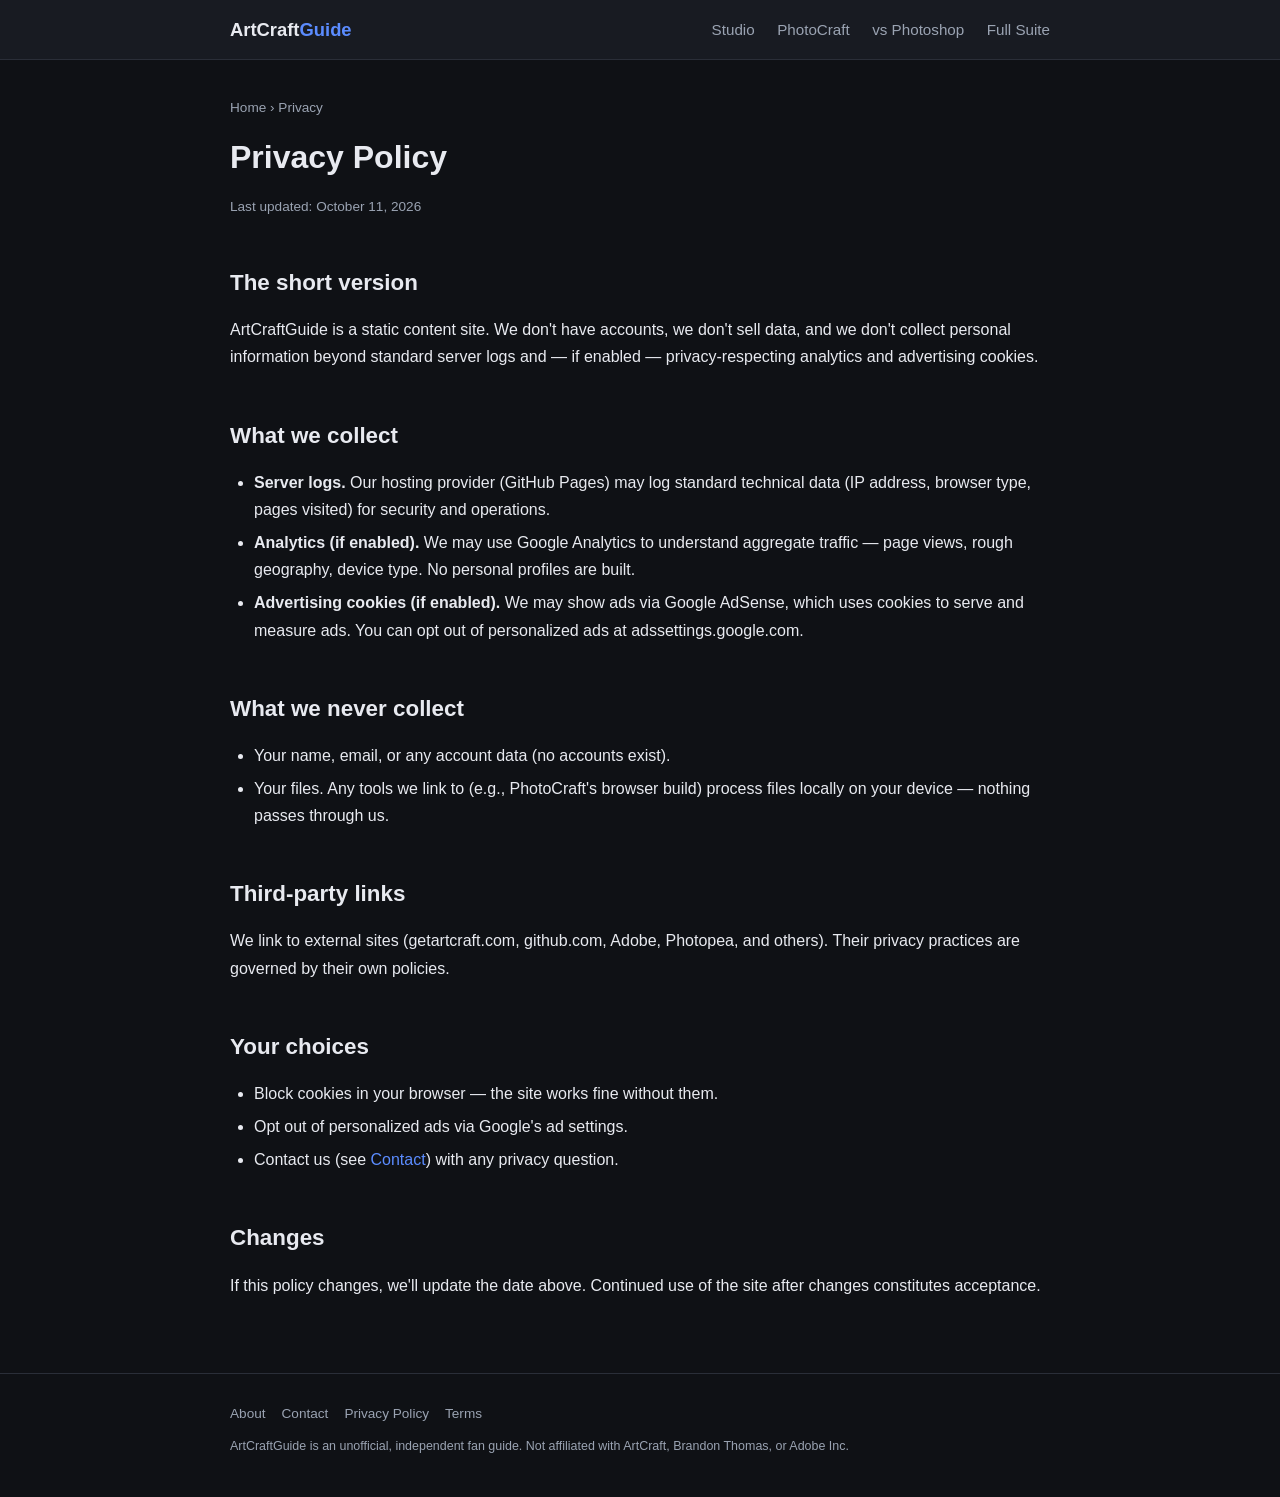
<file: privacy.html>
<!DOCTYPE html>
<html lang="en">
<head>
<meta charset="UTF-8">
<meta name="viewport" content="width=device-width, initial-scale=1.0">
<title>Privacy Policy — ArtCraftGuide</title>
<meta name="description" content="Privacy policy for ArtCraftGuide: what data we collect (very little), how ads and analytics work, and your choices.">
<link rel="canonical" href="https://yili20621-cyber.github.io/artcraft-guide/privacy.html">
<link rel="icon" href="data:image/svg+xml,<svg xmlns='http://www.w3.org/2000/svg' viewBox='0 0 100 100'><text y='.9em' font-size='90'>🎨</text></svg>">
<meta name="google-site-verification" content="qcSjqYGsympJ9V_Rm7Jsvqtc3agBOfJu8zl4cfnhigA">
<link rel="stylesheet" href="./style.css">
<!-- Google Analytics 4 — REPLACE G-XXXXXXXXXX with your Measurement ID after creating a GA4 property -->
<script async src="https://www.googletagmanager.com/gtag/js?id=G-XXXXXXXXXX"></script>
<script>window.dataLayer=window.dataLayer||[];function gtag(){dataLayer.push(arguments)}gtag('js',new Date());gtag('config','G-XXXXXXXXXX');</script>
<!-- Microsoft Clarity — REPLACE CLARITY_PROJECT_ID after creating a free project at clarity.microsoft.com -->
<script type="text/javascript">(function(c,l,a,r,i,t,y){c[a]=c[a]||function(){(c[a].q=c[a].q||[]).push(arguments)};t=l.createElement(r);t.async=1;t.src="https://www.clarity.ms/tag/"+i;y=l.getElementsByTagName(r)[0];y.parentNode.insertBefore(t,y)})(window,document,"clarity","script","CLARITY_PROJECT_ID");</script>
</head>
<body>
<header class="site"><div class="wrap">
<a class="logo" href="./index.html">ArtCraft<span>Guide</span></a>
<nav class="top">
<a href="./artcraft-studio.html">Studio</a>
<a href="./photocraft-download.html">PhotoCraft</a>
<a href="./photocraft-vs-photoshop.html">vs Photoshop</a>
<a href="./artcraft-suite-review.html">Full Suite</a>
</nav>
</div></header>
<main><div class="wrap">
<p class="crumb"><a href="./index.html">Home</a> › Privacy</p>
<h1>Privacy Policy</h1>
<p class="mut small">Last updated: October 11, 2026</p>

<h2>The short version</h2>
<p>ArtCraftGuide is a static content site. We don't have accounts, we don't sell data, and we don't collect personal information beyond standard server logs and — if enabled — privacy-respecting analytics and advertising cookies.</p>

<h2>What we collect</h2>
<ul>
<li><strong>Server logs.</strong> Our hosting provider (GitHub Pages) may log standard technical data (IP address, browser type, pages visited) for security and operations.</li>
<li><strong>Analytics (if enabled).</strong> We may use Google Analytics to understand aggregate traffic — page views, rough geography, device type. No personal profiles are built.</li>
<li><strong>Advertising cookies (if enabled).</strong> We may show ads via Google AdSense, which uses cookies to serve and measure ads. You can opt out of personalized ads at adssettings.google.com.</li>
</ul>

<h2>What we never collect</h2>
<ul>
<li>Your name, email, or any account data (no accounts exist).</li>
<li>Your files. Any tools we link to (e.g., PhotoCraft's browser build) process files locally on your device — nothing passes through us.</li>
</ul>

<h2>Third-party links</h2>
<p>We link to external sites (getartcraft.com, github.com, Adobe, Photopea, and others). Their privacy practices are governed by their own policies.</p>

<h2>Your choices</h2>
<ul>
<li>Block cookies in your browser — the site works fine without them.</li>
<li>Opt out of personalized ads via Google's ad settings.</li>
<li>Contact us (see <a href="./contact.html">Contact</a>) with any privacy question.</li>
</ul>

<h2>Changes</h2>
<p>If this policy changes, we'll update the date above. Continued use of the site after changes constitutes acceptance.</p>
</div></main>
<footer class="site"><div class="wrap">
<div><a href="./about.html">About</a><a href="./contact.html">Contact</a><a href="./privacy.html">Privacy Policy</a><a href="./terms.html">Terms</a></div>
<div class="disc">ArtCraftGuide is an unofficial, independent fan guide. Not affiliated with ArtCraft, Brandon Thomas, or Adobe Inc.</div>
</div></footer>
</body>
</html>
</file>
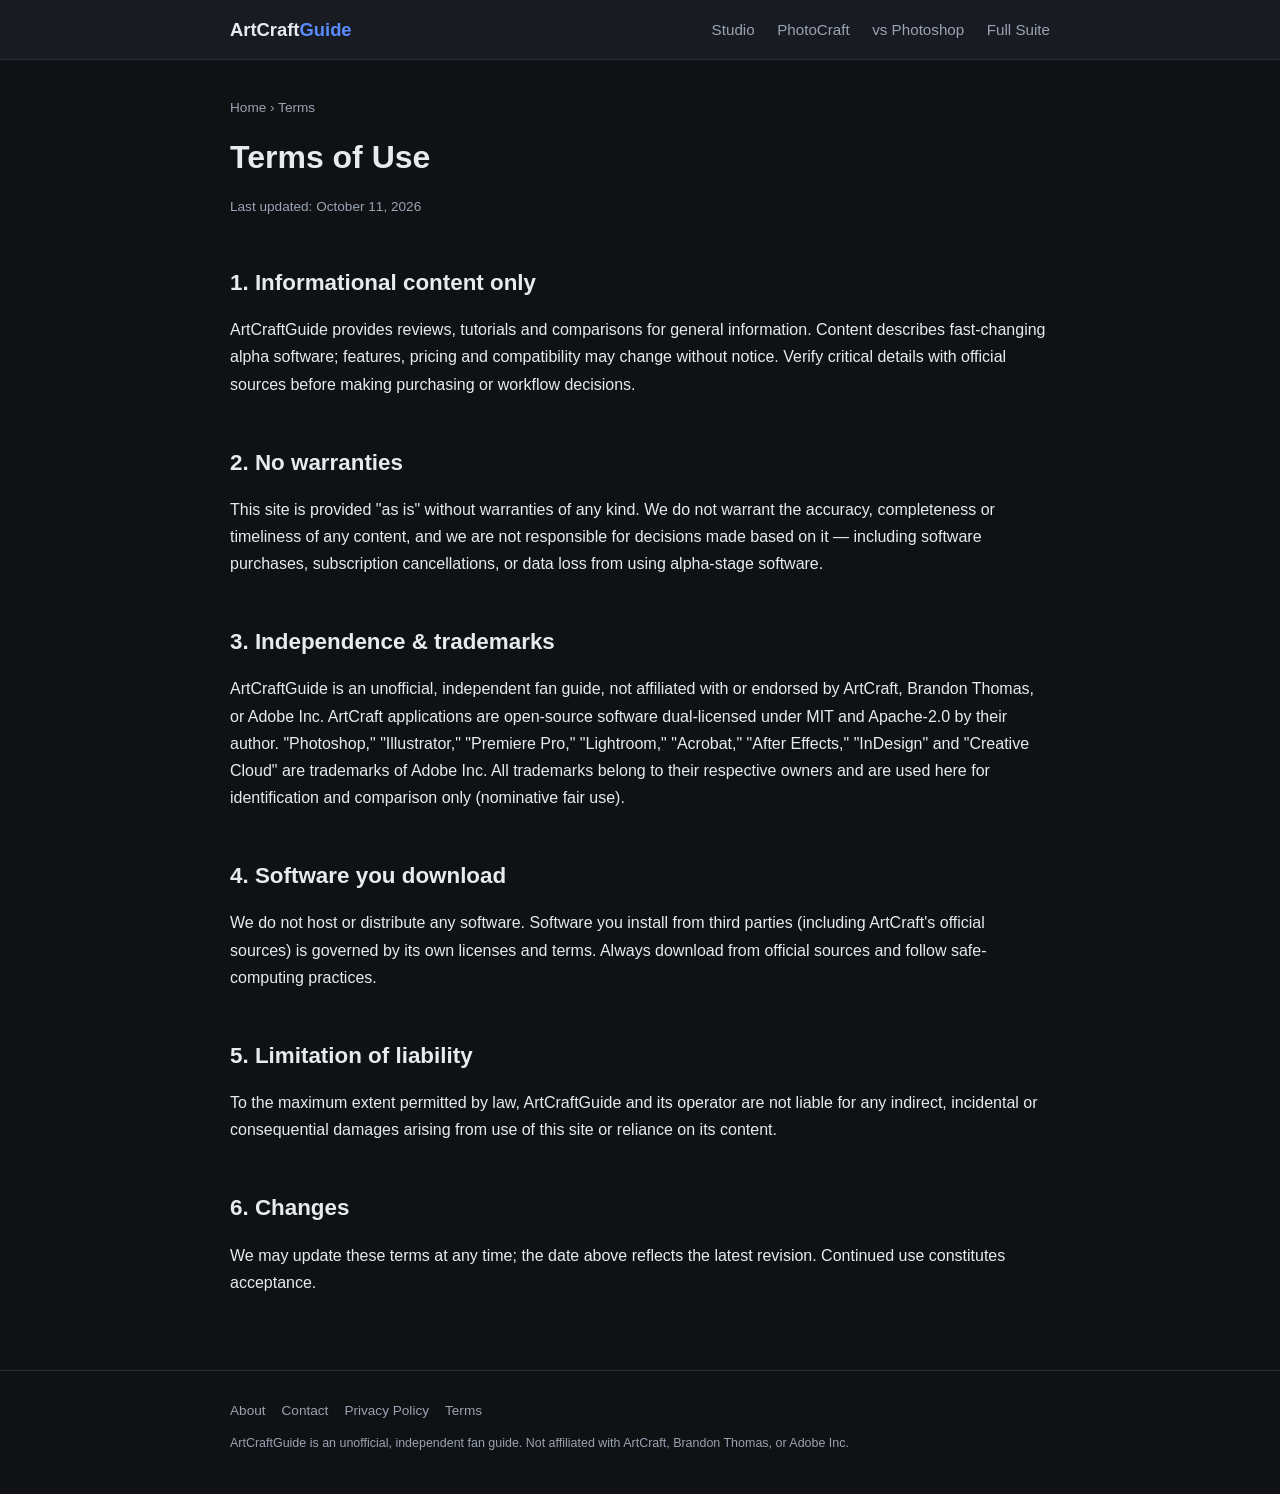
<file: terms.html>
<!DOCTYPE html>
<html lang="en">
<head>
<meta charset="UTF-8">
<meta name="viewport" content="width=device-width, initial-scale=1.0">
<title>Terms of Use — ArtCraftGuide</title>
<meta name="description" content="Terms of use for ArtCraftGuide: informational content only, no warranties, trademark notices, and limitation of liability.">
<link rel="canonical" href="https://yili20621-cyber.github.io/artcraft-guide/terms.html">
<link rel="icon" href="data:image/svg+xml,<svg xmlns='http://www.w3.org/2000/svg' viewBox='0 0 100 100'><text y='.9em' font-size='90'>🎨</text></svg>">
<meta name="google-site-verification" content="qcSjqYGsympJ9V_Rm7Jsvqtc3agBOfJu8zl4cfnhigA">
<link rel="stylesheet" href="./style.css">
<!-- Google Analytics 4 — REPLACE G-XXXXXXXXXX with your Measurement ID after creating a GA4 property -->
<script async src="https://www.googletagmanager.com/gtag/js?id=G-XXXXXXXXXX"></script>
<script>window.dataLayer=window.dataLayer||[];function gtag(){dataLayer.push(arguments)}gtag('js',new Date());gtag('config','G-XXXXXXXXXX');</script>
<!-- Microsoft Clarity — REPLACE CLARITY_PROJECT_ID after creating a free project at clarity.microsoft.com -->
<script type="text/javascript">(function(c,l,a,r,i,t,y){c[a]=c[a]||function(){(c[a].q=c[a].q||[]).push(arguments)};t=l.createElement(r);t.async=1;t.src="https://www.clarity.ms/tag/"+i;y=l.getElementsByTagName(r)[0];y.parentNode.insertBefore(t,y)})(window,document,"clarity","script","CLARITY_PROJECT_ID");</script>
</head>
<body>
<header class="site"><div class="wrap">
<a class="logo" href="./index.html">ArtCraft<span>Guide</span></a>
<nav class="top">
<a href="./artcraft-studio.html">Studio</a>
<a href="./photocraft-download.html">PhotoCraft</a>
<a href="./photocraft-vs-photoshop.html">vs Photoshop</a>
<a href="./artcraft-suite-review.html">Full Suite</a>
</nav>
</div></header>
<main><div class="wrap">
<p class="crumb"><a href="./index.html">Home</a> › Terms</p>
<h1>Terms of Use</h1>
<p class="mut small">Last updated: October 11, 2026</p>

<h2>1. Informational content only</h2>
<p>ArtCraftGuide provides reviews, tutorials and comparisons for general information. Content describes fast-changing alpha software; features, pricing and compatibility may change without notice. Verify critical details with official sources before making purchasing or workflow decisions.</p>

<h2>2. No warranties</h2>
<p>This site is provided "as is" without warranties of any kind. We do not warrant the accuracy, completeness or timeliness of any content, and we are not responsible for decisions made based on it — including software purchases, subscription cancellations, or data loss from using alpha-stage software.</p>

<h2>3. Independence &amp; trademarks</h2>
<p>ArtCraftGuide is an unofficial, independent fan guide, not affiliated with or endorsed by ArtCraft, Brandon Thomas, or Adobe Inc. ArtCraft applications are open-source software dual-licensed under MIT and Apache-2.0 by their author. "Photoshop," "Illustrator," "Premiere Pro," "Lightroom," "Acrobat," "After Effects," "InDesign" and "Creative Cloud" are trademarks of Adobe Inc. All trademarks belong to their respective owners and are used here for identification and comparison only (nominative fair use).</p>

<h2>4. Software you download</h2>
<p>We do not host or distribute any software. Software you install from third parties (including ArtCraft's official sources) is governed by its own licenses and terms. Always download from official sources and follow safe-computing practices.</p>

<h2>5. Limitation of liability</h2>
<p>To the maximum extent permitted by law, ArtCraftGuide and its operator are not liable for any indirect, incidental or consequential damages arising from use of this site or reliance on its content.</p>

<h2>6. Changes</h2>
<p>We may update these terms at any time; the date above reflects the latest revision. Continued use constitutes acceptance.</p>
</div></main>
<footer class="site"><div class="wrap">
<div><a href="./about.html">About</a><a href="./contact.html">Contact</a><a href="./privacy.html">Privacy Policy</a><a href="./terms.html">Terms</a></div>
<div class="disc">ArtCraftGuide is an unofficial, independent fan guide. Not affiliated with ArtCraft, Brandon Thomas, or Adobe Inc.</div>
</div></footer>
</body>
</html>
</file>
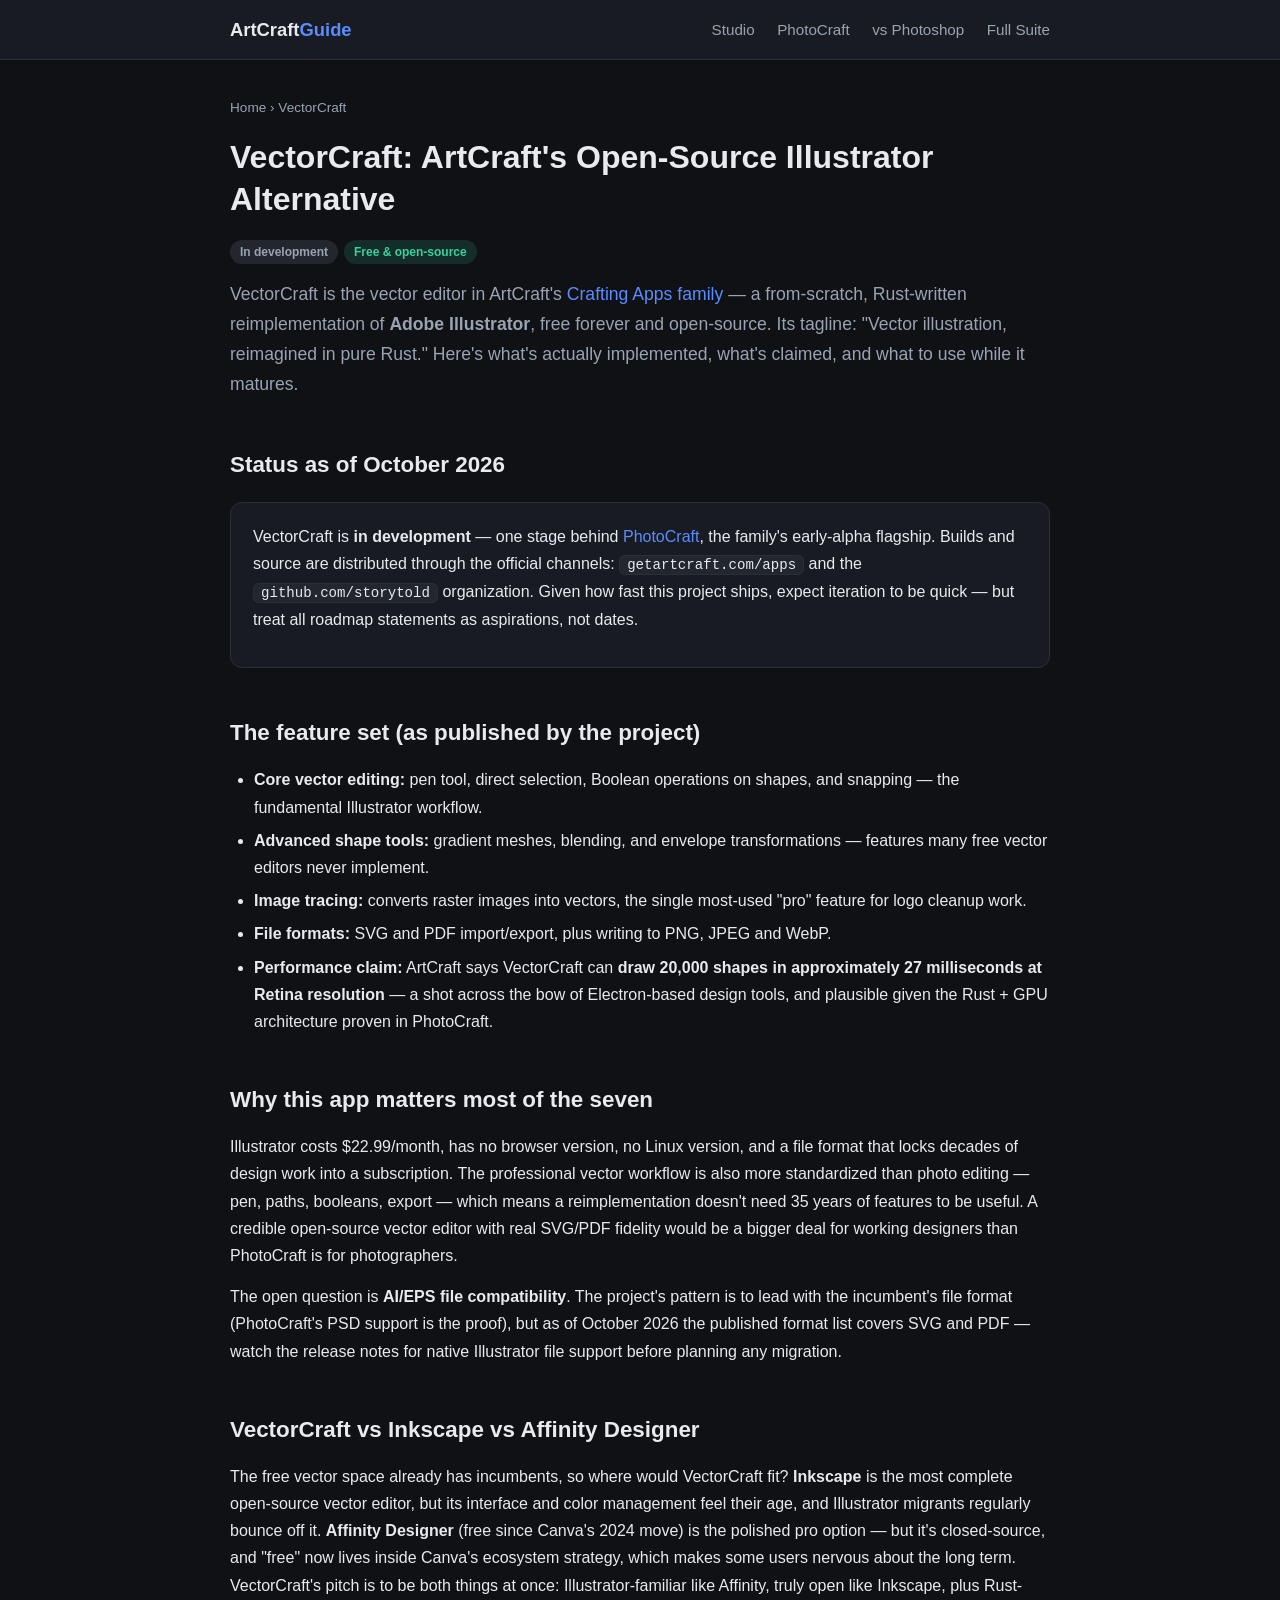
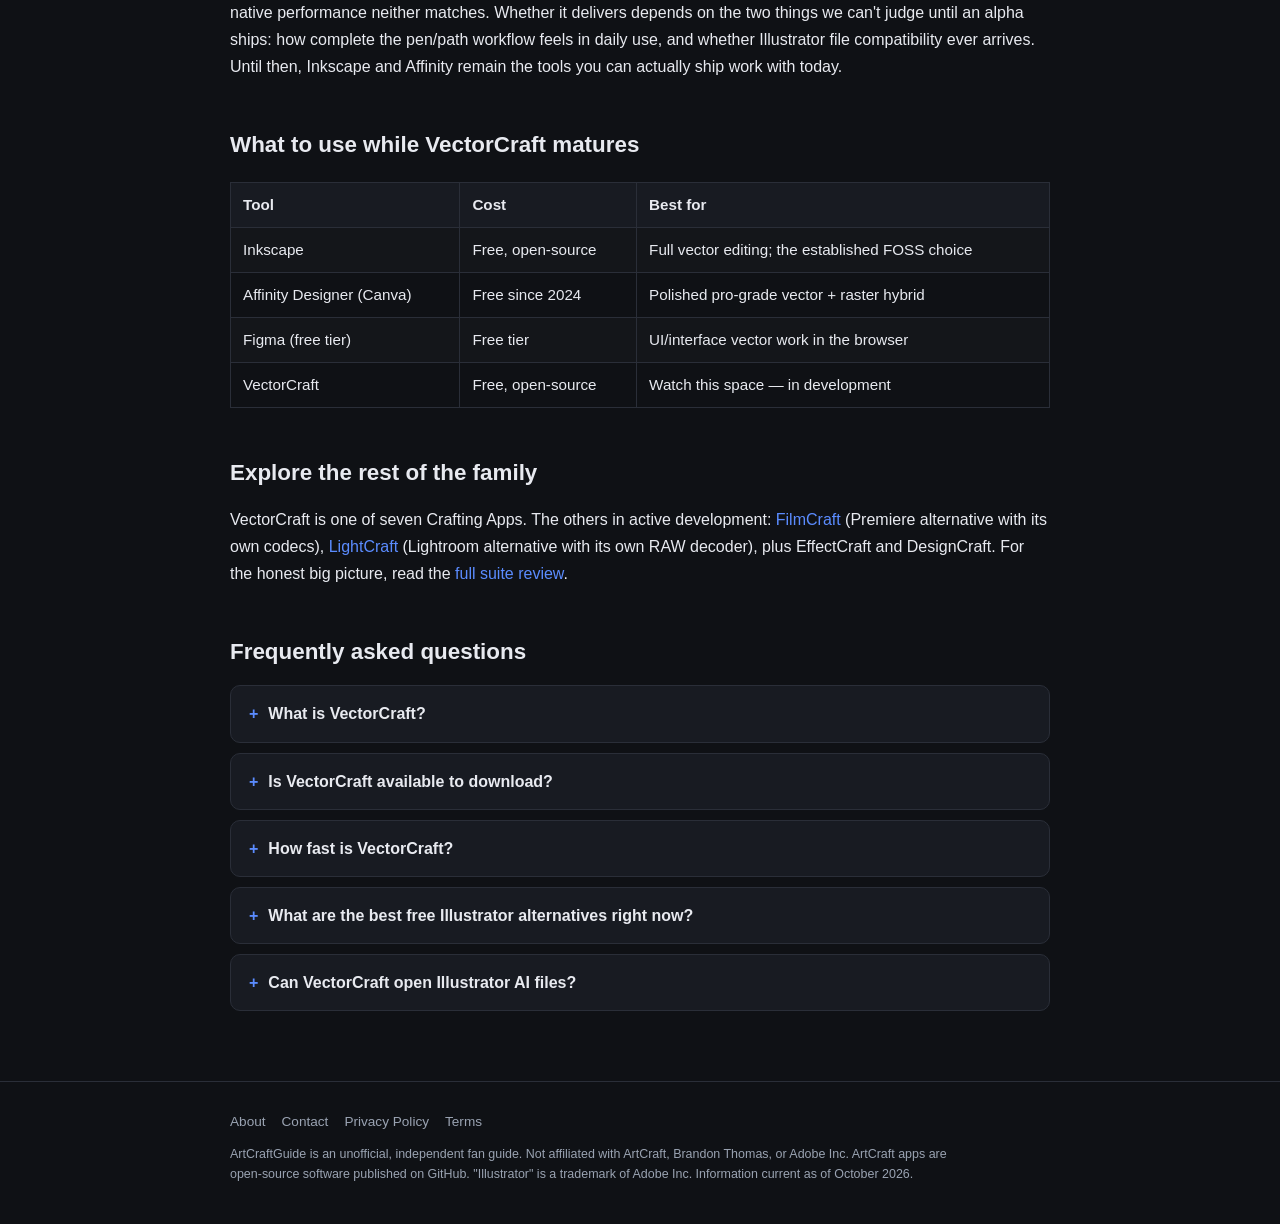
<file: vectorcraft.html>
<!DOCTYPE html>
<html lang="en">
<head>
<meta charset="UTF-8">
<meta name="viewport" content="width=device-width, initial-scale=1.0">
<title>VectorCraft: Free Open-Source Illustrator Alternative</title>
<meta name="description" content="VectorCraft is ArtCraft's open-source answer to Adobe Illustrator — pen tool, image tracing, SVG/PDF support, written in Rust. Features, status, alternatives.">
<link rel="canonical" href="https://yili20621-cyber.github.io/artcraft-guide/vectorcraft.html">
<link rel="icon" href="data:image/svg+xml,<svg xmlns='http://www.w3.org/2000/svg' viewBox='0 0 100 100'><text y='.9em' font-size='90'>🎨</text></svg>">
<meta property="og:type" content="article">
<meta property="og:title" content="VectorCraft: Free Open-Source Illustrator Alternative">
<meta property="og:description" content="Pen tool, image tracing, SVG/PDF support, written in Rust — VectorCraft features, status, and alternatives.">
<meta property="og:url" content="https://yili20621-cyber.github.io/artcraft-guide/vectorcraft.html">
<meta property="og:image" content="https://yili20621-cyber.github.io/artcraft-guide/images/artcraft-homepage.jpg">
<meta name="twitter:card" content="summary_large_image">
<meta name="google-site-verification" content="qcSjqYGsympJ9V_Rm7Jsvqtc3agBOfJu8zl4cfnhigA">
<link rel="stylesheet" href="./style.css">
<!-- Google Analytics 4 — REPLACE G-XXXXXXXXXX with your Measurement ID after creating a GA4 property -->
<script async src="https://www.googletagmanager.com/gtag/js?id=G-XXXXXXXXXX"></script>
<script>window.dataLayer=window.dataLayer||[];function gtag(){dataLayer.push(arguments)}gtag('js',new Date());gtag('config','G-XXXXXXXXXX');</script>
<!-- Microsoft Clarity — REPLACE CLARITY_PROJECT_ID after creating a free project at clarity.microsoft.com -->
<script type="text/javascript">(function(c,l,a,r,i,t,y){c[a]=c[a]||function(){(c[a].q=c[a].q||[]).push(arguments)};t=l.createElement(r);t.async=1;t.src="https://www.clarity.ms/tag/"+i;y=l.getElementsByTagName(r)[0];y.parentNode.insertBefore(t,y)})(window,document,"clarity","script","CLARITY_PROJECT_ID");</script>
<script type="application/ld+json">
{"@context":"https://schema.org","@type":"Article","headline":"VectorCraft: Free Open-Source Illustrator Alternative","datePublished":"2026-10-11","dateModified":"2026-10-11","author":{"@type":"Organization","name":"ArtCraftGuide"},"publisher":{"@type":"Organization","name":"ArtCraftGuide"}}
</script>
<script type="application/ld+json">
{"@context":"https://schema.org","@type":"BreadcrumbList","itemListElement":[{"@type":"ListItem","position":1,"name":"Home","item":"https://yili20621-cyber.github.io/artcraft-guide/"},{"@type":"ListItem","position":2,"name":"VectorCraft","item":"https://yili20621-cyber.github.io/artcraft-guide/vectorcraft.html"}]}
</script>
<script type="application/ld+json">
{"@context":"https://schema.org","@type":"FAQPage","mainEntity":[
{"@type":"Question","name":"What is VectorCraft?","acceptedAnswer":{"@type":"Answer","text":"VectorCraft is the vector-graphics editor in ArtCraft's Crafting Apps family — a free, open-source reimplementation of Adobe Illustrator, written from scratch in Rust. It implements a pen tool, direct selection, Boolean shape operations, gradient meshes, blending, envelope distortions and image tracing, with SVG and PDF import/export."}},
{"@type":"Question","name":"Is VectorCraft available to download?","acceptedAnswer":{"@type":"Answer","text":"VectorCraft is in development as of October 2026. Builds and source code are published via the official channels — getartcraft.com/apps and the github.com/storytold organization. Avoid unofficial mirrors."}},
{"@type":"Question","name":"How fast is VectorCraft?","acceptedAnswer":{"@type":"Answer","text":"ArtCraft claims VectorCraft can draw 20,000 shapes in approximately 27 milliseconds at Retina resolution, thanks to its native Rust codebase and GPU-accelerated rendering — a deliberate contrast with Electron-based vector tools."}},
{"@type":"Question","name":"What are the best free Illustrator alternatives right now?","acceptedAnswer":{"@type":"Answer","text":"While VectorCraft matures, established free options include Inkscape (open-source, full-featured), Canva's Affinity Designer (free since 2024), and Figma's free tier for UI work."}}
]}
</script>
</head>
<body>
<header class="site"><div class="wrap">
<a class="logo" href="./index.html">ArtCraft<span>Guide</span></a>
<nav class="top">
<a href="./artcraft-studio.html">Studio</a>
<a href="./photocraft-download.html">PhotoCraft</a>
<a href="./photocraft-vs-photoshop.html">vs Photoshop</a>
<a href="./artcraft-suite-review.html">Full Suite</a>
</nav>
</div></header>
<main><div class="wrap">
<p class="crumb"><a href="./index.html">Home</a> › VectorCraft</p>

<h1>VectorCraft: ArtCraft's Open-Source Illustrator Alternative</h1>
<p class="lede"><span class="tag dev">In development</span><span class="tag free">Free &amp; open-source</span></p>
<p class="lede">VectorCraft is the vector editor in ArtCraft's <a href="./index.html">Crafting Apps family</a> — a from-scratch, Rust-written reimplementation of <strong>Adobe Illustrator</strong>, free forever and open-source. Its tagline: "Vector illustration, reimagined in pure Rust." Here's what's actually implemented, what's claimed, and what to use while it matures.</p>

<h2>Status as of October 2026</h2>
<div class="card">
<p>VectorCraft is <strong>in development</strong> — one stage behind <a href="./photocraft-review.html">PhotoCraft</a>, the family's early-alpha flagship. Builds and source are distributed through the official channels: <code>getartcraft.com/apps</code> and the <code>github.com/storytold</code> organization. Given how fast this project ships, expect iteration to be quick — but treat all roadmap statements as aspirations, not dates.</p>
</div>

<h2>The feature set (as published by the project)</h2>
<ul>
<li><strong>Core vector editing:</strong> pen tool, direct selection, Boolean operations on shapes, and snapping — the fundamental Illustrator workflow.</li>
<li><strong>Advanced shape tools:</strong> gradient meshes, blending, and envelope transformations — features many free vector editors never implement.</li>
<li><strong>Image tracing:</strong> converts raster images into vectors, the single most-used "pro" feature for logo cleanup work.</li>
<li><strong>File formats:</strong> SVG and PDF import/export, plus writing to PNG, JPEG and WebP.</li>
<li><strong>Performance claim:</strong> ArtCraft says VectorCraft can <strong>draw 20,000 shapes in approximately 27 milliseconds at Retina resolution</strong> — a shot across the bow of Electron-based design tools, and plausible given the Rust + GPU architecture proven in PhotoCraft.</li>
</ul>

<h2>Why this app matters most of the seven</h2>
<p>Illustrator costs $22.99/month, has no browser version, no Linux version, and a file format that locks decades of design work into a subscription. The professional vector workflow is also more standardized than photo editing — pen, paths, booleans, export — which means a reimplementation doesn't need 35 years of features to be useful. A credible open-source vector editor with real SVG/PDF fidelity would be a bigger deal for working designers than PhotoCraft is for photographers.</p>
<p>The open question is <strong>AI/EPS file compatibility</strong>. The project's pattern is to lead with the incumbent's file format (PhotoCraft's PSD support is the proof), but as of October 2026 the published format list covers SVG and PDF — watch the release notes for native Illustrator file support before planning any migration.</p>

<h2>VectorCraft vs Inkscape vs Affinity Designer</h2>
<p>The free vector space already has incumbents, so where would VectorCraft fit? <strong>Inkscape</strong> is the most complete open-source vector editor, but its interface and color management feel their age, and Illustrator migrants regularly bounce off it. <strong>Affinity Designer</strong> (free since Canva's 2024 move) is the polished pro option — but it's closed-source, and "free" now lives inside Canva's ecosystem strategy, which makes some users nervous about the long term. VectorCraft's pitch is to be both things at once: Illustrator-familiar like Affinity, truly open like Inkscape, plus Rust-native performance neither matches. Whether it delivers depends on the two things we can't judge until an alpha ships: how complete the pen/path workflow feels in daily use, and whether Illustrator file compatibility ever arrives. Until then, Inkscape and Affinity remain the tools you can actually ship work with today.</p>

<h2>What to use while VectorCraft matures</h2>
<table>
<tr><th>Tool</th><th>Cost</th><th>Best for</th></tr>
<tr><td>Inkscape</td><td>Free, open-source</td><td>Full vector editing; the established FOSS choice</td></tr>
<tr><td>Affinity Designer (Canva)</td><td>Free since 2024</td><td>Polished pro-grade vector + raster hybrid</td></tr>
<tr><td>Figma (free tier)</td><td>Free tier</td><td>UI/interface vector work in the browser</td></tr>
<tr><td>VectorCraft</td><td>Free, open-source</td><td>Watch this space — in development</td></tr>
</table>

<h2>Explore the rest of the family</h2>
<p>VectorCraft is one of seven Crafting Apps. The others in active development: <a href="./filmcraft.html">FilmCraft</a> (Premiere alternative with its own codecs), <a href="./lightcraft.html">LightCraft</a> (Lightroom alternative with its own RAW decoder), plus EffectCraft and DesignCraft. For the honest big picture, read the <a href="./artcraft-suite-review.html">full suite review</a>.</p>

<h2>Frequently asked questions</h2>
<div class="faq">
<details><summary>What is VectorCraft?</summary><p>The vector-graphics editor in ArtCraft's Crafting Apps family — a free, open-source reimplementation of Adobe Illustrator written in Rust. Pen tool, booleans, gradient meshes, image tracing, SVG/PDF support. In development as of October 2026.</p></details>
<details><summary>Is VectorCraft available to download?</summary><p>It's in development. Builds and source appear via getartcraft.com/apps and github.com/storytold. Avoid unofficial mirrors.</p></details>
<details><summary>How fast is VectorCraft?</summary><p>ArtCraft claims 20,000 shapes rendered in approximately 27 milliseconds at Retina resolution, thanks to native Rust + GPU rendering.</p></details>
<details><summary>What are the best free Illustrator alternatives right now?</summary><p>Inkscape (open-source), Affinity Designer (free since 2024), and Figma's free tier for UI work — while VectorCraft matures.</p></details>
<details><summary>Can VectorCraft open Illustrator AI files?</summary><p>Not in the published feature list as of October 2026 — the announced formats are SVG and PDF import/export, plus PNG, JPEG and WebP output. Many AI files carry a PDF-compatible stream, so PDF import may partially work as a bridge, but native AI support is the feature to watch in the release notes.</p></details>
</div>

</div></main>
<footer class="site"><div class="wrap">
<div><a href="./about.html">About</a><a href="./contact.html">Contact</a><a href="./privacy.html">Privacy Policy</a><a href="./terms.html">Terms</a></div>
<div class="disc">ArtCraftGuide is an unofficial, independent fan guide. Not affiliated with ArtCraft, Brandon Thomas, or Adobe Inc. ArtCraft apps are open-source software published on GitHub. "Illustrator" is a trademark of Adobe Inc. Information current as of October 2026.</div>
</div></footer>
</body>
</html>
</file>
<file: style.css>
:root{--bg:#0f1115;--card:#181b22;--line:#2a2e38;--txt:#e8eaf0;--mut:#9aa3b2;--acc:#5b8cff;--acc2:#37d0a0;--warn:#f0b429}
*{box-sizing:border-box;margin:0;padding:0}
body{font-family:-apple-system,BlinkMacSystemFont,"Segoe UI",Roboto,"Helvetica Neue",Arial,sans-serif;background:var(--bg);color:var(--txt);line-height:1.7;font-size:16px}
a{color:var(--acc);text-decoration:none}
a:hover{text-decoration:underline}
.wrap{max-width:860px;margin:0 auto;padding:0 20px}
header.site{border-bottom:1px solid var(--line);background:var(--card)}
header.site .wrap{display:flex;align-items:center;justify-content:space-between;padding-top:14px;padding-bottom:14px}
.logo{font-weight:800;font-size:1.15rem;color:var(--txt)}
.logo span{color:var(--acc)}
nav.top a{color:var(--mut);margin-left:18px;font-size:.95rem}
nav.top a:hover{color:var(--txt)}
main{padding:36px 0 60px}
h1{font-size:2rem;line-height:1.3;margin-bottom:16px}
h2{font-size:1.4rem;margin:38px 0 14px;padding-top:8px}
h3{font-size:1.1rem;margin:24px 0 10px}
p{margin-bottom:14px}
ul,ol{margin:0 0 16px 24px}
li{margin-bottom:6px}
.lede{font-size:1.1rem;color:var(--mut)}
.card{background:var(--card);border:1px solid var(--line);border-radius:12px;padding:20px 22px;margin:18px 0}
.grid{display:grid;grid-template-columns:repeat(auto-fit,minmax(240px,1fr));gap:14px;margin:18px 0}
.grid .card{margin:0}
table{width:100%;border-collapse:collapse;margin:18px 0;font-size:.95rem}
th,td{border:1px solid var(--line);padding:9px 12px;text-align:left;vertical-align:top}
th{background:var(--card)}
tr:nth-child(even) td{background:rgba(255,255,255,.02)}
.tag{display:inline-block;font-size:.75rem;font-weight:700;padding:2px 10px;border-radius:99px;margin-right:6px;vertical-align:middle}
.tag.alpha{background:rgba(240,180,41,.15);color:var(--warn)}
.tag.dev{background:rgba(154,163,178,.15);color:var(--mut)}
.tag.free{background:rgba(55,208,160,.15);color:var(--acc2)}
.note{border-left:3px solid var(--warn);background:rgba(240,180,41,.08);padding:12px 16px;border-radius:0 8px 8px 0;margin:18px 0;font-size:.95rem}
.note.blue{border-left-color:var(--acc);background:rgba(91,140,255,.08)}
.faq details{background:var(--card);border:1px solid var(--line);border-radius:10px;margin-bottom:10px;padding:0}
.faq summary{cursor:pointer;padding:14px 18px;font-weight:600;list-style:none}
.faq summary::before{content:"+";color:var(--acc);font-weight:800;margin-right:10px}
.faq details[open] summary::before{content:"–"}
.faq details p,.faq details ul{padding:0 18px 16px 34px}
code,kbd{background:#22262f;border:1px solid var(--line);border-radius:6px;padding:1px 7px;font-family:ui-monospace,SFMono-Regular,Menlo,Consolas,monospace;font-size:.88em}
pre{background:#14171d;border:1px solid var(--line);border-radius:10px;padding:16px;overflow-x:auto;margin:16px 0}
pre code{background:none;border:none;padding:0}
.btn{display:inline-block;background:var(--acc);color:#fff;font-weight:700;padding:11px 22px;border-radius:9px;margin:4px 8px 4px 0}
.btn:hover{text-decoration:none;filter:brightness(1.1)}
.btn.ghost{background:transparent;border:1px solid var(--line);color:var(--txt)}
.crumb{font-size:.85rem;color:var(--mut);margin-bottom:18px}
.crumb a{color:var(--mut)}
footer.site{border-top:1px solid var(--line);padding:28px 0 40px;color:var(--mut);font-size:.85rem}
footer.site a{color:var(--mut);margin-right:16px}
footer.site .disc{margin-top:12px;font-size:.78rem;line-height:1.6;max-width:720px}
.mut{color:var(--mut)}
.small{font-size:.85rem}
figure{margin:20px 0}
figure img{width:100%;height:auto;border-radius:12px;border:1px solid var(--line);display:block}
figcaption{font-size:.82rem;color:var(--mut);margin-top:8px;text-align:center}
@media(max-width:640px){h1{font-size:1.55rem}nav.top a{margin-left:10px;font-size:.85rem}}
</file>
